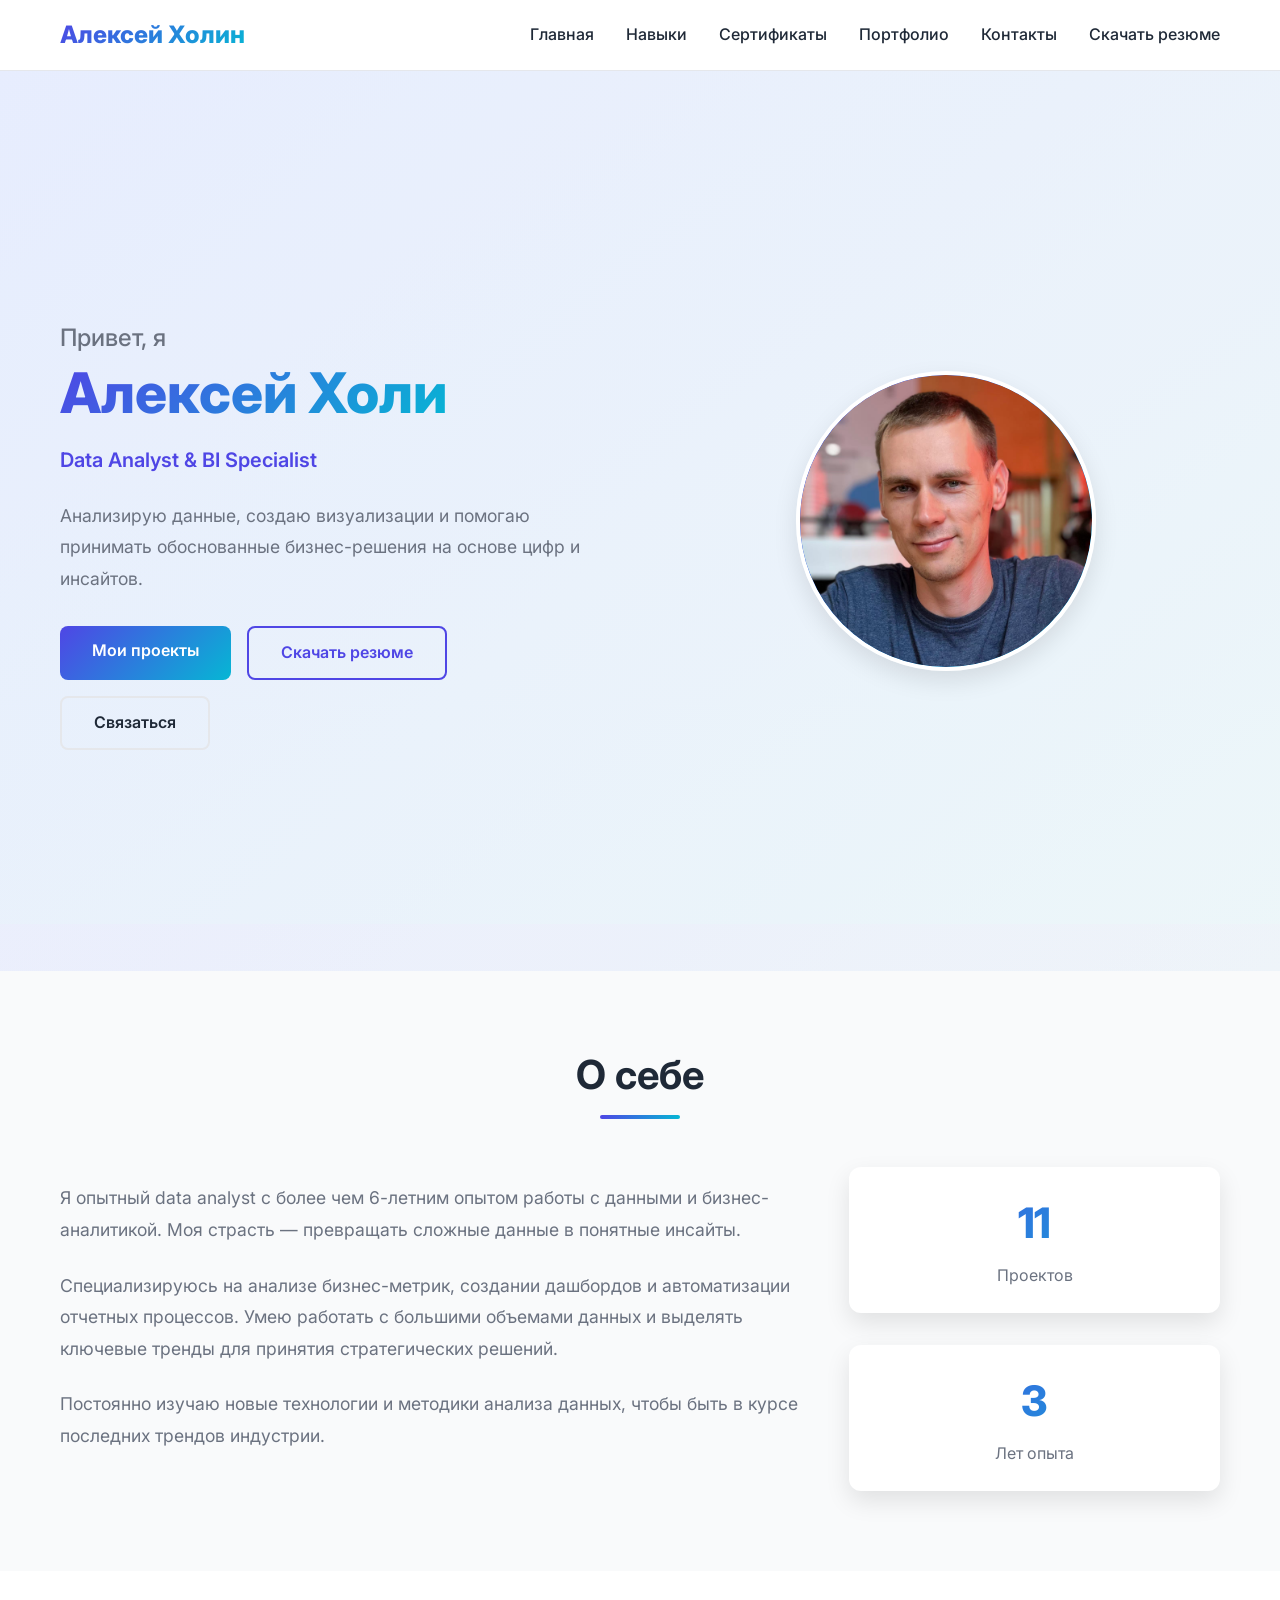
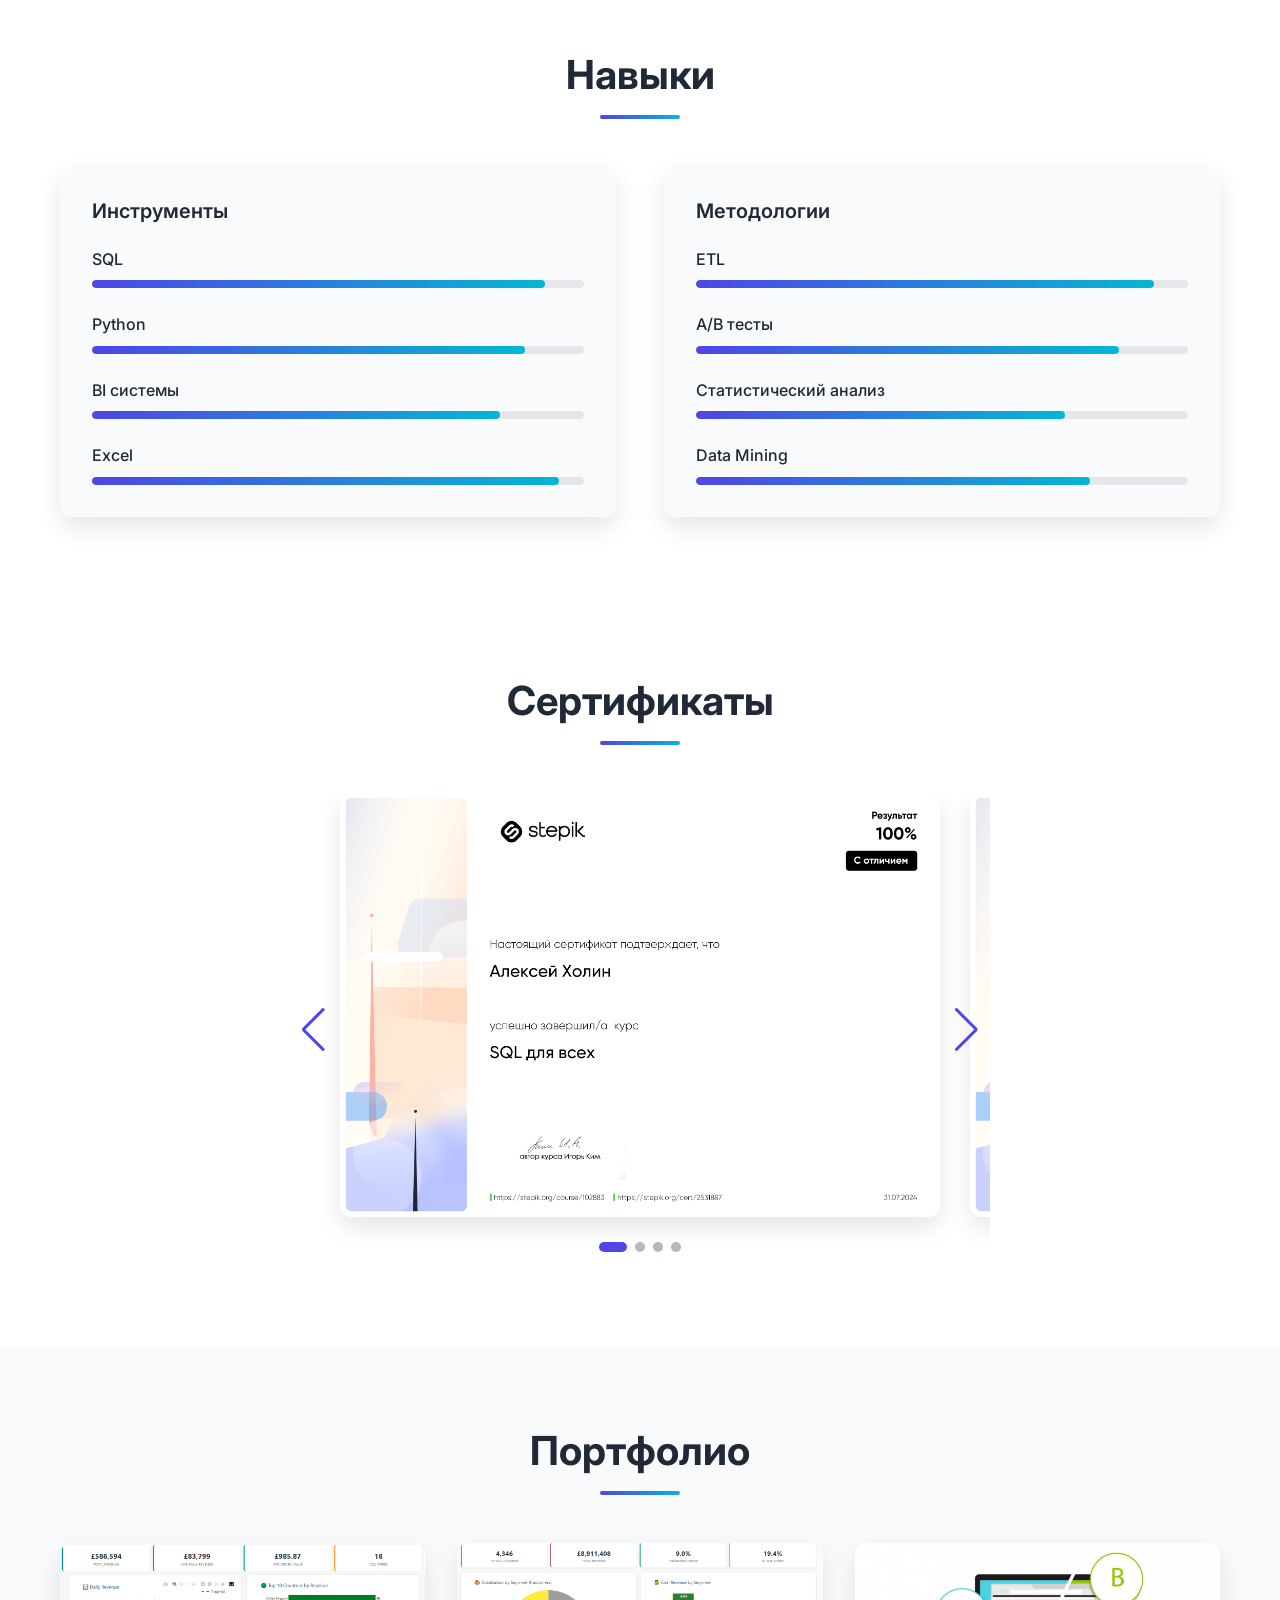
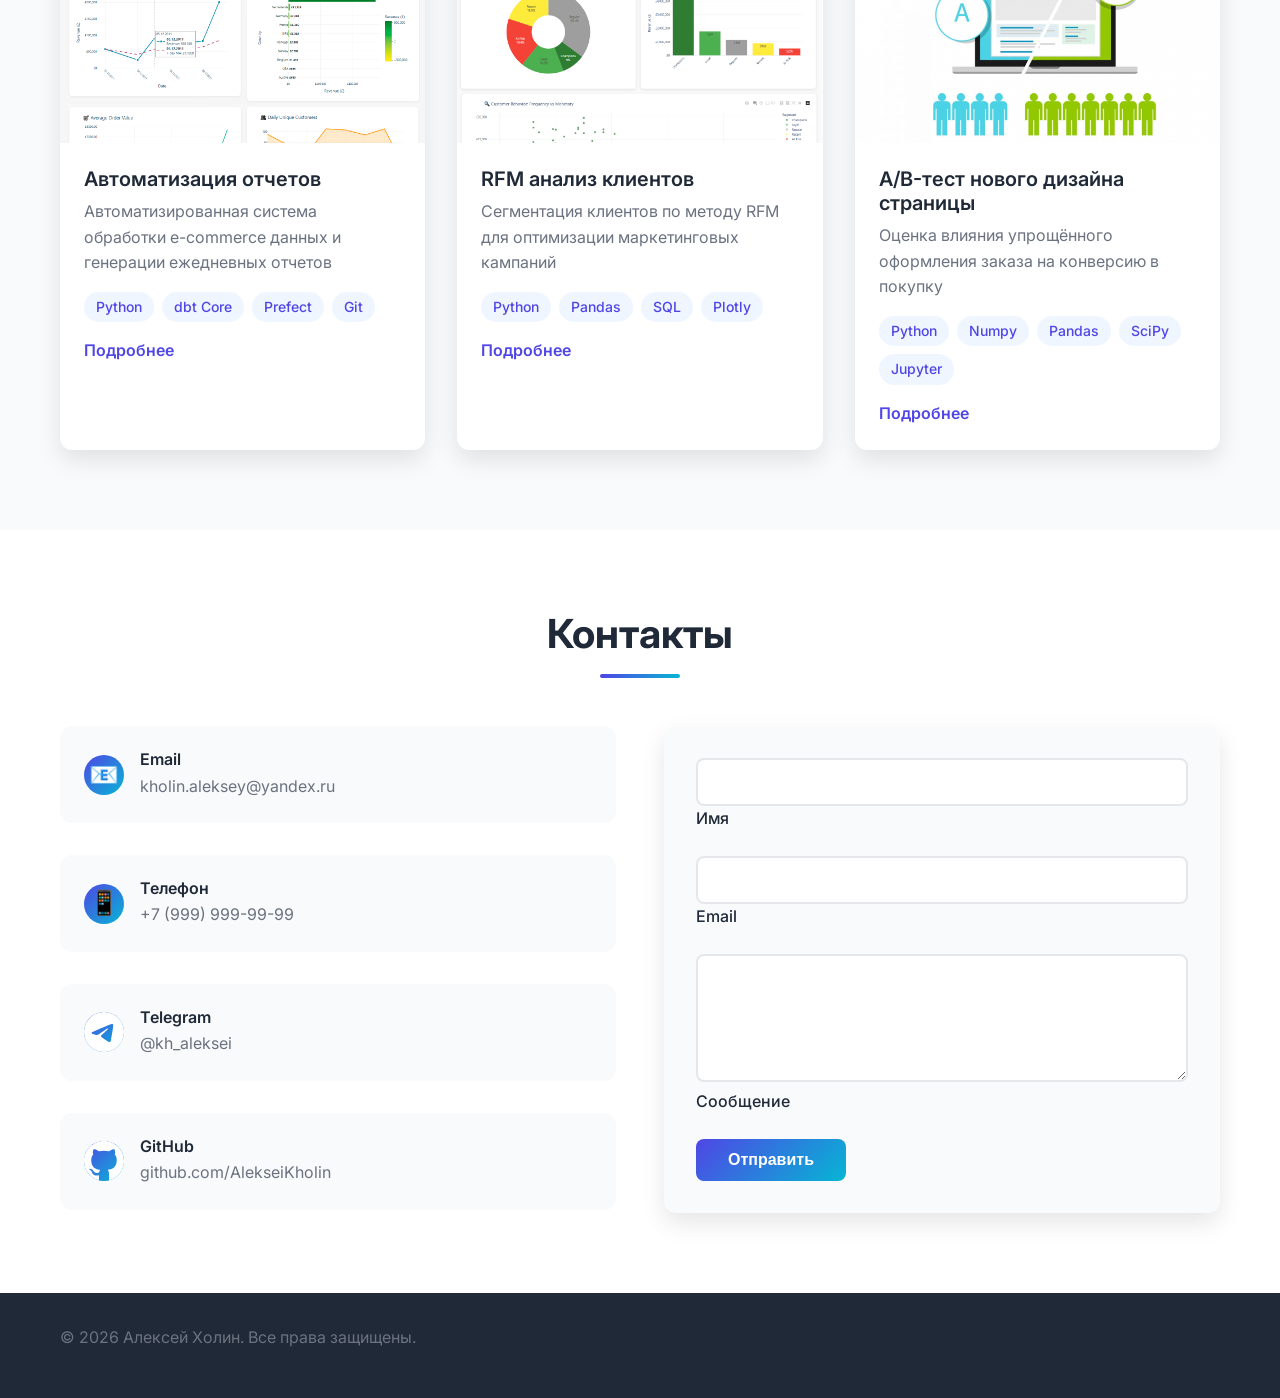
<file: index.html>
<!DOCTYPE html>
<html lang="ru">
<head>
    <meta charset="UTF-8">
    <meta name="viewport" content="width=device-width, initial-scale=1.0">
    <title>Алексей - Data Analyst</title>
    <link rel="stylesheet" href="css/swiper-bundle.min.css">
    <link rel="stylesheet" href="css/style.css">
    <link rel="preconnect" href="https://fonts.googleapis.com">
    <link rel="preconnect" href="https://fonts.gstatic.com" crossorigin>
    <link href="https://fonts.googleapis.com/css2?family=Inter:wght@300;400;500;600;700&display=swap" rel="stylesheet">
</head>
<body>
    <!-- Навигация -->
    <nav class="navbar" id="navbar">
        <div class="container">
            <div class="logo">Алексей Холин</div>
            <ul class="nav-menu">
                <li><a href="#home" class="nav-link">Главная</a></li>
                <li><a href="#skills" class="nav-link">Навыки</a></li>
                <li><a href="#certificates" class="nav-link">Сертификаты</a></li>
                <li><a href="#portfolio" class="nav-link">Портфолио</a></li>
                <li><a href="#contact" class="nav-link">Контакты</a></li>
                <li><a href="#" class="nav-link" id="navDownloadResume">Скачать резюме</a></li>
            </ul>
            <div class="hamburger" id="hamburger">
                <span></span>
                <span></span>
                <span></span>
            </div>
        </div>
    </nav>

    <!-- Hero секция -->
    <section id="home" class="hero">
        <div class="container">
            <div class="hero-content">
                <h1 class="hero-title">
                    <span class="hero-greeting">Привет, я</span>
                    <br>
                    <span class="hero-name">Алексей Холин</span>
                </h1>
                <p class="hero-subtitle">Data Analyst & BI Specialist</p>
                <p class="hero-description">
                    Анализирую данные, создаю визуализации и помогаю принимать 
                    обоснованные бизнес-решения на основе цифр и инсайтов.
                </p>
                <div class="hero-buttons">
                    <a href="#portfolio" class="btn btn-primary">Мои проекты</a>
                    <a href="#" class="btn btn-secondary" id="downloadResume">Скачать резюме</a>
                    <a href="#contact" class="btn btn-outline">Связаться</a>
                </div>
            </div>
            <div class="hero-image">
                <div class="hero-avatar">
                        <img src="assets/images/logo.jpg" alt="Фото профиля" class="profile-image">
                    </div>
            </div>
        </div>
    </section>

    <!-- О себе -->
    <section id="about" class="about">
        <div class="container">
            <div class="section-header">
                <h2 class="section-title">О себе</h2>
                <div class="section-line"></div>
            </div>
            <div class="about-content">
                <div class="about-text">
                    <p>
                        Я опытный data analyst с более чем 6-летним опытом работы 
                        с данными и бизнес-аналитикой. Моя страсть — превращать 
                        сложные данные в понятные инсайты.
                    </p>
                    <p>
                        Специализируюсь на анализе бизнес-метрик, создании 
                        дашбордов и автоматизации отчетных процессов. Умею 
                        работать с большими объемами данных и выделять ключевые 
                        тренды для принятия стратегических решений.
                    </p>
                    <p>
                        Постоянно изучаю новые технологии и методики анализа 
                        данных, чтобы быть в курсе последних трендов индустрии.
                    </p>
                </div>
                <div class="about-stats">
                    <div class="stat-item">
                        <div class="stat-number">23+</div>
                        <div class="stat-label">Проектов</div>
                    </div>
                    <div class="stat-item">
                        <div class="stat-number">6</div>
                        <div class="stat-label">Лет опыта</div>
                    </div>
                </div>
            </div>
        </div>
    </section>

    <!-- Навыки -->
    <section id="skills" class="skills">
        <div class="container">
            <div class="section-header">
                <h2 class="section-title">Навыки</h2>
                <div class="section-line"></div>
            </div>
            <div class="skills-grid">
                <div class="skill-category">
                    <h3 class="skill-category-title">Инструменты</h3>
                    <div class="skill-list">
                        <div class="skill-item">
                            <span class="skill-name">SQL</span>
                            <div class="skill-bar">
                                <div class="skill-progress" data-skill="92"></div>
                            </div>
                        </div>
                        <div class="skill-item">
                            <span class="skill-name">Python</span>
                            <div class="skill-bar">
                                <div class="skill-progress" data-skill="88"></div>
                            </div>
                        </div>
                        <div class="skill-item">
                            <span class="skill-name">BI системы</span>
                            <div class="skill-bar">
                                <div class="skill-progress" data-skill="83"></div>
                            </div>
                        </div>
                        <div class="skill-item">
                            <span class="skill-name">Excel</span>
                            <div class="skill-bar">
                                <div class="skill-progress" data-skill="95"></div>
                            </div>
                        </div>
                    </div>
                </div>
                <div class="skill-category">
                    <h3 class="skill-category-title">Методологии</h3>
                    <div class="skill-list">
                        <div class="skill-item">
                            <span class="skill-name">ETL</span>
                            <div class="skill-bar">
                                <div class="skill-progress" data-skill="93"></div>
                            </div>
                        </div>
                        <div class="skill-item">
                            <span class="skill-name">A/B тесты</span>
                            <div class="skill-bar">
                                <div class="skill-progress" data-skill="86"></div>
                            </div>
                        </div>
                        <div class="skill-item">
                            <span class="skill-name">Статистический анализ</span>
                            <div class="skill-bar">
                                <div class="skill-progress" data-skill="75"></div>
                            </div>
                        </div>
                        <div class="skill-item">
                            <span class="skill-name">Data Mining</span>
                            <div class="skill-bar">
                                <div class="skill-progress" data-skill="80"></div>
                            </div>
                        </div>
                    </div>
                </div>
            </div>
        </div>
    </section>

    <!-- Сертификаты -->
    <section id="certificates" class="certificates">
        <div class="container">
            <div class="section-header">
                <h2 class="section-title">Сертификаты</h2>
                <div class="section-line"></div>
            </div>
            <div class="swiper certificates-swiper">
                <div class="swiper-wrapper">
                    <div class="swiper-slide">
                        <div class="certificate-card">
                            <img src="assets/images/certificate 1.jpg" alt="Сертификат 1">
                        </div>
                    </div>
                    <div class="swiper-slide">
                        <div class="certificate-card">
                            <img src="assets/images/certificate 2.jpg" alt="Сертификат 2">
                        </div>
                    </div>
                    <div class="swiper-slide">
                        <div class="certificate-card">
                            <img src="assets/images/certificate 3.jpg" alt="Сертификат 3">
                        </div>
                    </div>
                    <div class="swiper-slide">
                        <div class="certificate-card">
                            <img src="assets/images/certificate 4.jpg" alt="Сертификат 4">
                        </div>
                    </div>
                </div>
                <div class="swiper-pagination"></div>
                <div class="swiper-button-prev"></div>
                <div class="swiper-button-next"></div>
            </div>
        </div>
    </section>

    <!-- Портфолио -->
    <section id="portfolio" class="portfolio">
        <div class="container">
            <div class="section-header">
                <h2 class="section-title">Портфолио</h2>
                <div class="section-line"></div>
            </div>
            <div class="portfolio-grid">
                <div class="portfolio-item" data-category="dashboard">
                    <div class="portfolio-image">
                        <img src="assets/images/retail_dashboard.PNG" alt="Автоматизация отчетов" class="portfolio-image-src">
                    </div>
                    <div class="portfolio-content">
                        <h3 class="portfolio-title">Автоматизация отчетов</h3>
                        <p class="portfolio-description">
                            Автоматизированная система обработки e-commerce данных и
                            генерации ежедневных отчетов
                        </p>
                        <div class="portfolio-tags">
                            <span class="tag">Python</span>
                            <span class="tag">dbt Core</span>
                            <span class="tag">Prefect</span>
                            <span class="tag">Git</span>
                        </div>
                        <a href="https://github.com/AlekseiKholin/Data-analytics" class="portfolio-link" onclick="showPortfolioDetails('dashboard'); return false;">Подробнее</a>
                    </div>
                </div>
                <div class="portfolio-item" data-category="analysis">
                    <div class="portfolio-image">
                        <img src="assets/images/rfm_dashboard.PNG" alt="RFM анализ клиентов" class="portfolio-image-src">
                    </div>
                    <div class="portfolio-content">
                        <h3 class="portfolio-title">RFM анализ клиентов</h3>
                        <p class="portfolio-description">
                            Сегментация клиентов по методу RFM для оптимизации 
                            маркетинговых кампаний
                        </p>
                        <div class="portfolio-tags">
                            <span class="tag">Python</span>
                            <span class="tag">Pandas</span>
                            <span class="tag">SQL</span>
                            <span class="tag">Plotly</span>
                        </div>
                        <a href="https://github.com/AlekseiKholin/RFM-metrics" class="portfolio-link" onclick="showPortfolioDetails('rfm'); return false;">Подробнее</a>
                    </div>
                </div>
                <div class="portfolio-item" data-category="automation">
                    <div class="portfolio-image">
                        <img src="assets/images/ab_test.png" alt="A/B тесты" class="portfolio-image-src">
                    </div>
                    <div class="portfolio-content">
                        <h3 class="portfolio-title">A/B-тест нового дизайна страницы</h3>
                        <p class="portfolio-description">
                            Оценка влияния упрощённого оформления 
                            заказа на конверсию в покупку
                        </p>
                        <div class="portfolio-tags">
                            <span class="tag">Python</span>
                            <span class="tag">Numpy</span>
                            <span class="tag">Pandas</span>
                            <span class="tag">SciPy</span>
                            <span class="tag">Jupyter</span>
                        </div>
                        <a href="./ab_test/index.html" class="portfolio-link">Подробнее</a>
                    </div>
                </div>
            </div>
        </div>
    </section>

    <!-- Контакты -->
    <section id="contact" class="contact">
        <div class="container">
            <div class="section-header">
                <h2 class="section-title">Контакты</h2>
                <div class="section-line"></div>
            </div>
            <div class="contact-content">
                <div class="contact-info">
                    <div class="contact-item">
                        <div class="contact-icon">📧</div>
                        <div class="contact-details">
                            <h4>Email</h4>
                            <p>kholin.aleksey@yandex.ru</p>
                        </div>
                    </div>
                    <div class="contact-item">
                        <div class="contact-icon">📱</div>
                        <div class="contact-details">
                            <h4>Телефон</h4>
                            <p>+7 (999) 999-99-99</p>
                        </div>
                    </div>    
                    
                    <a href="https://t.me/kh_aleksei" 
                        class="contact-item" 
                        target="_blank" 
                        rel="noopener noreferrer"
                        aria-label="Написать в Telegram: AlekseiKholin">
                        
                        <div class="contact-icon">
                            <svg viewBox="0 0 24 24" fill="currentColor" aria-hidden="true">
                                <path d="M11.944 0A12 12 0 0 0 0 12a12 12 0 0 0 12 12 12 12 0 0 0 12-12A12 12 0 0 0 12 0a12 12 0 0 0-.056 0zm4.962 7.224c.1-.002.321.023.465.14a.506.506 0 0 1 .171.325c.016.093.036.306.02.472-.18 1.898-.962 6.502-1.36 8.627-.168.9-.499 1.201-.82 1.23-.696.065-1.225-.46-1.9-.902-1.056-.693-1.653-1.124-2.678-1.8-1.185-.78-.417-1.21.258-1.91.177-.184 3.247-2.977 3.307-3.23.007-.032.014-.15-.056-.212s-.174-.041-.249-.024c-.106.024-1.793 1.14-5.061 3.345-.48.33-.913.49-1.302.48-.428-.008-1.252-.241-1.865-.44-.752-.245-1.349-.374-1.297-.789.027-.216.325-.437.893-.663 3.498-1.524 5.83-2.529 6.998-3.014 3.332-1.386 4.025-1.627 4.476-1.635z"/>
                            </svg>
                        </div> 
                        
                        <div class="contact-details">
                            <h4>Telegram</h4>
                            <p>@kh_aleksei</p>
                        </div>
                    </a>

                    <a href="https://github.com/AlekseiKholin" 
                        class="contact-item" 
                        target="_blank" 
                        rel="noopener noreferrer"
                        aria-label="Профиль на GitHub: AlekseiKholin">
                        
                        <div class="contact-icon">
                            <svg viewBox="0 0 24 24" fill="currentColor" aria-hidden="true">
                                <path d="M12 0c-6.626 0-12 5.373-12 12 0 5.302 3.438 9.8 8.207 11.387.599.111.793-.261.793-.577v-2.234c-3.338.726-4.033-1.416-4.033-1.416-.546-1.387-1.333-1.756-1.333-1.756-1.089-.745.083-.729.083-.729 1.205.084 1.839 1.237 1.839 1.237 1.07 1.834 2.807 1.304 3.492.997.107-.775.418-1.305.762-1.604-2.665-.305-5.467-1.334-5.467-5.931 0-1.311.469-2.381 1.236-3.221-.124-.303-.535-1.524.117-3.176 0 0 1.008-.322 3.301 1.23.957-.266 1.983-.399 3.003-.404 1.02.005 2.047.138 3.006.404 2.291-1.552 3.297-1.23 3.297-1.23.653 1.653.242 2.874.118 3.176.77.84 1.235 1.911 1.235 3.221 0 4.609-2.807 5.624-5.479 5.921.43.372.823 1.102.823 2.222v3.293c0 .319.192.694.801.576 4.765-1.589 8.199-6.086 8.199-11.386 0-6.627-5.373-12-12-12z"/>
                            </svg>
                        </div> 
                        
                        <div class="contact-details">
                            <h4>GitHub</h4>
                            <p>github.com/AlekseiKholin</p>
                        </div>
                    </a>

                </div>
                    <div class="contact-form">
                    <!-- Добавлены action и method -->
                        <form id="contactForm" action="https://formspree.io/f/mqeowqzb" method="POST">
                            
                            <div class="form-group">
                                <input type="text" id="name" name="name" required>
                                <label for="name">Имя</label>
                            </div>
                            
                            <div class="form-group">
                                <input type="email" id="email" name="email" required>
                                <label for="email">Email</label>
                            </div>
                            
                            <div class="form-group">
                                <textarea id="message" name="message" rows="5" required></textarea>
                                <label for="message">Сообщение</label>
                            </div>

                            <!--  скрытое поле для защиты от спам-ботов -->
                            <input type="text" name="_gotcha" style="display:none !important">

                            <!-- Добавим id кнопке, чтобы блокировать ее во время отправки -->
                            <button type="submit" id="submitBtn" class="btn btn-primary">Отправить</button>
                        </form>
                    </div>
            </div>
        </div>
    </section>

    <!-- Footer -->
    <footer class="footer">
        <div class="container">
            <div class="footer-content">
                <p>&copy; 2026 Алексей Холин. Все права защищены.</p>
                <!--<div class="social-links">
                    <a href="#" class="social-link">📧</a>
                    <a href="#" class="social-link">💼</a>
                    <a href="#" class="social-link">🐙</a>
                </div>-->
            </div>
        </div>
    </footer>

    <!-- Модальное окно для резюме -->
    <div id="resumeModal" class="modal">
        <div class="modal-content">
            <span class="close">&times;</span>
            <h3>Скачать резюме</h3>
            <p>Выберите формат резюме для скачивания:</p>
            <div class="resume-buttons">
                <a href="assets/documents/resume.pdf" class="btn btn-primary" download>PDF</a>
                <a href="assets/documents/resume.docx" class="btn btn-secondary" download>DOCX</a>
            </div>
        </div>
    </div>

    <script src="js/swiper-bundle.min.js"></script>
    <script src="js/main.js"></script>
    <script src="js/counter-animation.js"></script>
</body>
</html>
</file>
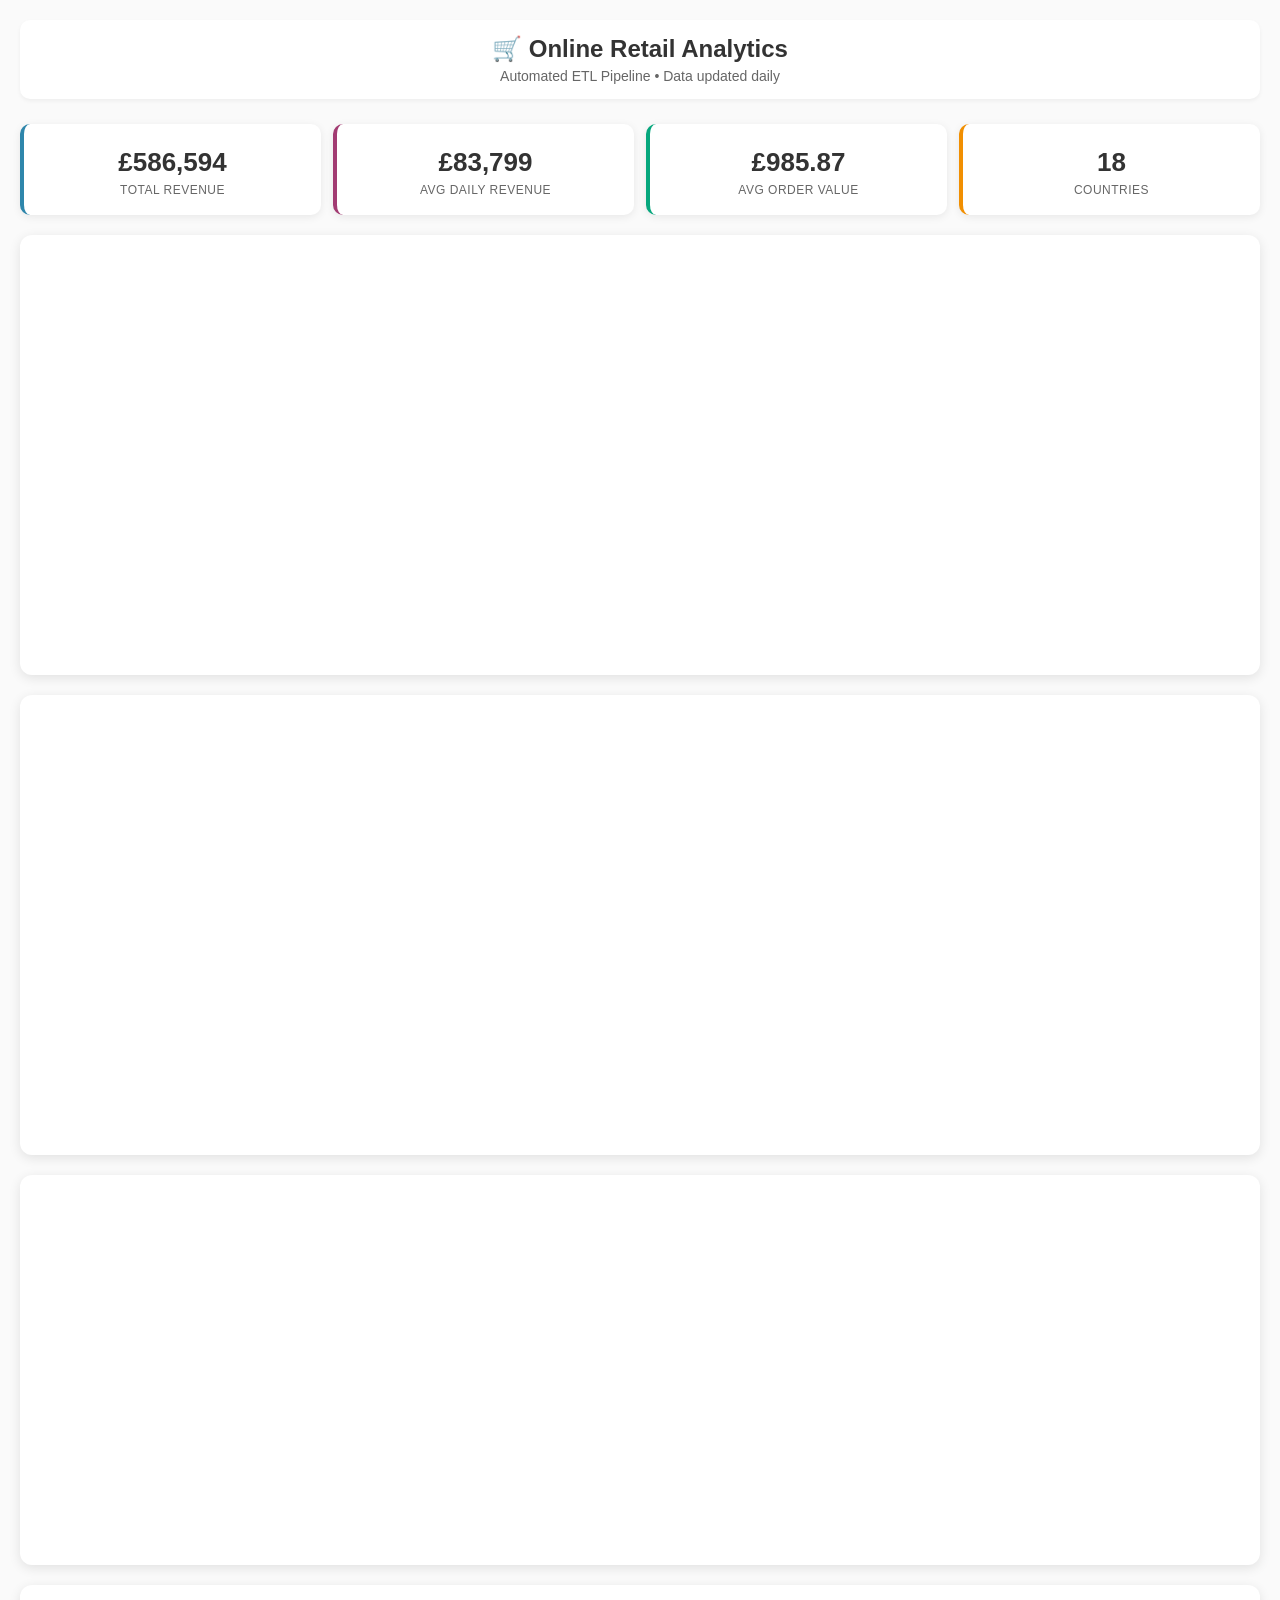
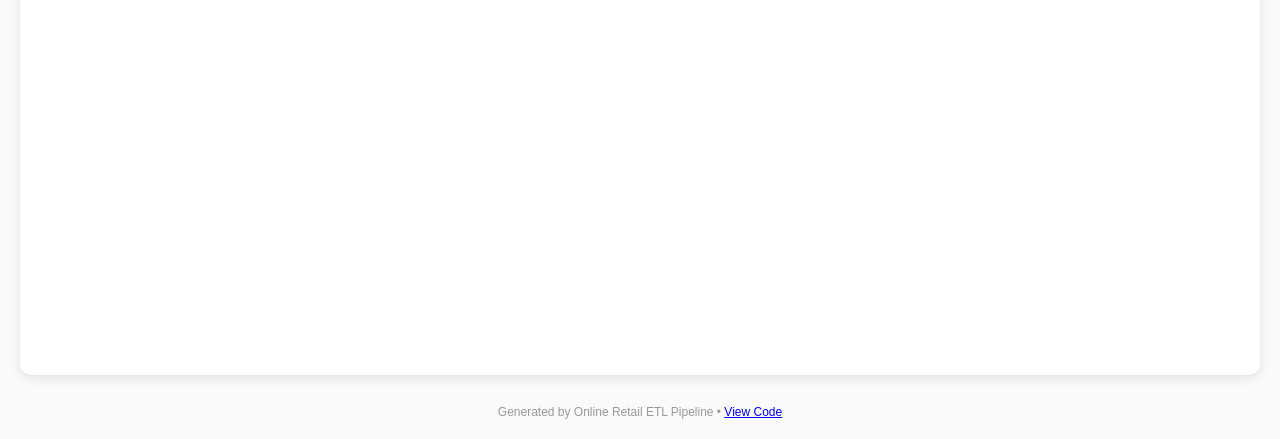
<file: retail_dashboard/index.html>
<!DOCTYPE html>
<html lang="en">
<head>
    <meta charset="UTF-8">
    <meta name="viewport" content="width=device-width, initial-scale=1.0">
    <title>Online Retail Dashboard</title>
    <!-- Plotly JS загружается один раз через первый график -->
    
    <base href="/">

    <style>
        body { font-family: -apple-system, BlinkMacSystemFont, 'Segoe UI', Roboto, sans-serif; margin: 0; padding: 20px; background: #fafafa; color: #333; }
        .container { max-width: 1400px; margin: 0 auto; }
        .header { text-align: center; margin-bottom: 25px; padding: 15px; background: white; border-radius: 10px; box-shadow: 0 2px 4px rgba(0,0,0,0.05); }
        .header h1 { margin: 0 0 5px 0; font-size: 24px; }
        .header p { margin: 0; color: #666; font-size: 14px; }
        .metrics-grid { display: grid; grid-template-columns: repeat(auto-fit, minmax(180px, 1fr)); gap: 12px; margin: 20px 0; }
        .metric-card { background: white; padding: 18px; border-radius: 10px; text-align: center; box-shadow: 0 2px 8px rgba(0,0,0,0.08); border-left: 4px solid; }
        .metric-card.blue { border-left-color: #2E86AB; } .metric-card.purple { border-left-color: #A23B72; }
        .metric-card.green { border-left-color: #06A77D; } .metric-card.orange { border-left-color: #F18F01; }
        .metric-value { font-size: 26px; font-weight: 700; margin: 5px 0; }
        .metric-label { font-size: 12px; color: #666; text-transform: uppercase; letter-spacing: 0.5px; }
        .charts-grid { display: grid; grid-template-columns: repeat(auto-fit, minmax(650px, 1fr)); gap: 20px; margin-top: 20px; }
        .chart-card { background: white; border-radius: 12px; padding: 20px; box-shadow: 0 3px 12px rgba(0,0,0,0.1); }
        @media (max-width: 768px) { .charts-grid { grid-template-columns: 1fr; } .metric-card { padding: 14px; } .metric-value { font-size: 22px; } }
    </style>
</head>
<body>
    <div class="container">
        <div class="header">
            <h1>🛒 Online Retail Analytics</h1>
            <p style="color: #666;">Automated ETL Pipeline • Data updated daily</p>
        </div>
        
    <div class="metrics-grid">
        <div class="metric-card blue">
            <div class="metric-value">£586,594</div>
            <div class="metric-label">Total Revenue</div>
        </div>
        <div class="metric-card purple">
            <div class="metric-value">£83,799</div>
            <div class="metric-label">Avg Daily Revenue</div>
        </div>
        <div class="metric-card green">
            <div class="metric-value">£985.87</div>
            <div class="metric-label">Avg Order Value</div>
        </div>
        <div class="metric-card orange">
            <div class="metric-value">18</div>
            <div class="metric-label">Countries</div>
        </div>
    </div>
    
        <div class="charts-grid">
            <div class="chart-card"><div style="height:400px; width:100%;">                        <script>window.PlotlyConfig = {MathJaxConfig: 'local'};</script>
        <script charset="utf-8" src="https://cdn.plot.ly/plotly-3.6.0.min.js" integrity="sha256-QaOVwtVY0T02VaHrr6pnoHLCwayMJp4O5n4YyaE3rJk=" crossorigin="anonymous"></script>                <div id="38daaafc-8750-4c15-9138-295a387ce72f" class="plotly-graph-div" style="height:100%; width:100%;"></div>            <script>                window.PLOTLYENV=window.PLOTLYENV || {};                                if (document.getElementById("38daaafc-8750-4c15-9138-295a387ce72f")) {                    Plotly.newPlot(                        "38daaafc-8750-4c15-9138-295a387ce72f",                        [{"hovertemplate":"\u003cb\u003e%{x|%d.%m.%Y}\u003c\u002fb\u003e\u003cbr\u003eRevenue: £%{y:,.0f}\u003cextra\u003e\u003c\u002fextra\u003e","legendgroup":"","line":{"color":"#2E86AB","dash":"solid","shape":"linear","width":2.5},"marker":{"symbol":"circle","line":{"color":"white","width":2},"size":9},"mode":"lines+markers","name":"","orientation":"v","showlegend":false,"x":["2011-12-02T00:00:00","2011-12-04T00:00:00","2011-12-05T00:00:00","2011-12-06T00:00:00","2011-12-07T00:00:00","2011-12-08T00:00:00","2011-12-09T00:00:00"],"xaxis":"x","y":{"dtype":"f8","bdata":"AAAAAAAo7EAAAAAAgAvYQAAAAABAqvVAAAAAACCx60AAAAAA8GryQAAAAADwI\u002fRAAAAAAMiGCEE="},"yaxis":"y","type":"scatter"},{"hovertemplate":"\u003cb\u003e%{x|%d.%m.%Y}\u003c\u002fb\u003e\u003cbr\u003e7-day MA: £%{y:,.0f}\u003cextra\u003e\u003c\u002fextra\u003e","line":{"color":"#A23B72","dash":"dash","width":2.5},"mode":"lines","name":"7-day MA","showlegend":true,"x":["2011-12-02T00:00:00","2011-12-04T00:00:00","2011-12-05T00:00:00","2011-12-06T00:00:00","2011-12-07T00:00:00","2011-12-08T00:00:00","2011-12-09T00:00:00"],"y":{"dtype":"f8","bdata":"AAAAAAAo7EAAAAAA4BbkQFVVVVUV1utAAAAAANjM60AzMzMzc5vtQKuqqqraYu9ASZIkSXJ19EA="},"type":"scatter"}],                        {"template":{"data":{"barpolar":[{"marker":{"line":{"color":"white","width":0.5},"pattern":{"fillmode":"overlay","size":10,"solidity":0.2}},"type":"barpolar"}],"bar":[{"error_x":{"color":"#2a3f5f"},"error_y":{"color":"#2a3f5f"},"marker":{"line":{"color":"white","width":0.5},"pattern":{"fillmode":"overlay","size":10,"solidity":0.2}},"type":"bar"}],"carpet":[{"aaxis":{"endlinecolor":"#2a3f5f","gridcolor":"#C8D4E3","linecolor":"#C8D4E3","minorgridcolor":"#C8D4E3","startlinecolor":"#2a3f5f"},"baxis":{"endlinecolor":"#2a3f5f","gridcolor":"#C8D4E3","linecolor":"#C8D4E3","minorgridcolor":"#C8D4E3","startlinecolor":"#2a3f5f"},"type":"carpet"}],"choropleth":[{"colorbar":{"outlinewidth":0,"ticks":""},"type":"choropleth"}],"contourcarpet":[{"colorbar":{"outlinewidth":0,"ticks":""},"type":"contourcarpet"}],"contour":[{"colorbar":{"outlinewidth":0,"ticks":""},"colorscale":[[0.0,"#0d0887"],[0.1111111111111111,"#46039f"],[0.2222222222222222,"#7201a8"],[0.3333333333333333,"#9c179e"],[0.4444444444444444,"#bd3786"],[0.5555555555555556,"#d8576b"],[0.6666666666666666,"#ed7953"],[0.7777777777777778,"#fb9f3a"],[0.8888888888888888,"#fdca26"],[1.0,"#f0f921"]],"type":"contour"}],"heatmap":[{"colorbar":{"outlinewidth":0,"ticks":""},"colorscale":[[0.0,"#0d0887"],[0.1111111111111111,"#46039f"],[0.2222222222222222,"#7201a8"],[0.3333333333333333,"#9c179e"],[0.4444444444444444,"#bd3786"],[0.5555555555555556,"#d8576b"],[0.6666666666666666,"#ed7953"],[0.7777777777777778,"#fb9f3a"],[0.8888888888888888,"#fdca26"],[1.0,"#f0f921"]],"type":"heatmap"}],"histogram2dcontour":[{"colorbar":{"outlinewidth":0,"ticks":""},"colorscale":[[0.0,"#0d0887"],[0.1111111111111111,"#46039f"],[0.2222222222222222,"#7201a8"],[0.3333333333333333,"#9c179e"],[0.4444444444444444,"#bd3786"],[0.5555555555555556,"#d8576b"],[0.6666666666666666,"#ed7953"],[0.7777777777777778,"#fb9f3a"],[0.8888888888888888,"#fdca26"],[1.0,"#f0f921"]],"type":"histogram2dcontour"}],"histogram2d":[{"colorbar":{"outlinewidth":0,"ticks":""},"colorscale":[[0.0,"#0d0887"],[0.1111111111111111,"#46039f"],[0.2222222222222222,"#7201a8"],[0.3333333333333333,"#9c179e"],[0.4444444444444444,"#bd3786"],[0.5555555555555556,"#d8576b"],[0.6666666666666666,"#ed7953"],[0.7777777777777778,"#fb9f3a"],[0.8888888888888888,"#fdca26"],[1.0,"#f0f921"]],"type":"histogram2d"}],"histogram":[{"marker":{"pattern":{"fillmode":"overlay","size":10,"solidity":0.2}},"type":"histogram"}],"mesh3d":[{"colorbar":{"outlinewidth":0,"ticks":""},"type":"mesh3d"}],"parcoords":[{"line":{"colorbar":{"outlinewidth":0,"ticks":""}},"type":"parcoords"}],"pie":[{"automargin":true,"type":"pie"}],"scatter3d":[{"line":{"colorbar":{"outlinewidth":0,"ticks":""}},"marker":{"colorbar":{"outlinewidth":0,"ticks":""}},"type":"scatter3d"}],"scattercarpet":[{"marker":{"colorbar":{"outlinewidth":0,"ticks":""}},"type":"scattercarpet"}],"scattergeo":[{"marker":{"colorbar":{"outlinewidth":0,"ticks":""}},"type":"scattergeo"}],"scattergl":[{"marker":{"colorbar":{"outlinewidth":0,"ticks":""}},"type":"scattergl"}],"scattermapbox":[{"marker":{"colorbar":{"outlinewidth":0,"ticks":""}},"type":"scattermapbox"}],"scattermap":[{"marker":{"colorbar":{"outlinewidth":0,"ticks":""}},"type":"scattermap"}],"scatterpolargl":[{"marker":{"colorbar":{"outlinewidth":0,"ticks":""}},"type":"scatterpolargl"}],"scatterpolar":[{"marker":{"colorbar":{"outlinewidth":0,"ticks":""}},"type":"scatterpolar"}],"scatter":[{"fillpattern":{"fillmode":"overlay","size":10,"solidity":0.2},"type":"scatter"}],"scatterternary":[{"marker":{"colorbar":{"outlinewidth":0,"ticks":""}},"type":"scatterternary"}],"surface":[{"colorbar":{"outlinewidth":0,"ticks":""},"colorscale":[[0.0,"#0d0887"],[0.1111111111111111,"#46039f"],[0.2222222222222222,"#7201a8"],[0.3333333333333333,"#9c179e"],[0.4444444444444444,"#bd3786"],[0.5555555555555556,"#d8576b"],[0.6666666666666666,"#ed7953"],[0.7777777777777778,"#fb9f3a"],[0.8888888888888888,"#fdca26"],[1.0,"#f0f921"]],"type":"surface"}],"table":[{"cells":{"fill":{"color":"#EBF0F8"},"line":{"color":"white"}},"header":{"fill":{"color":"#C8D4E3"},"line":{"color":"white"}},"type":"table"}]},"layout":{"annotationdefaults":{"arrowcolor":"#2a3f5f","arrowhead":0,"arrowwidth":1},"autotypenumbers":"strict","coloraxis":{"colorbar":{"outlinewidth":0,"ticks":""}},"colorscale":{"diverging":[[0,"#8e0152"],[0.1,"#c51b7d"],[0.2,"#de77ae"],[0.3,"#f1b6da"],[0.4,"#fde0ef"],[0.5,"#f7f7f7"],[0.6,"#e6f5d0"],[0.7,"#b8e186"],[0.8,"#7fbc41"],[0.9,"#4d9221"],[1,"#276419"]],"sequential":[[0.0,"#0d0887"],[0.1111111111111111,"#46039f"],[0.2222222222222222,"#7201a8"],[0.3333333333333333,"#9c179e"],[0.4444444444444444,"#bd3786"],[0.5555555555555556,"#d8576b"],[0.6666666666666666,"#ed7953"],[0.7777777777777778,"#fb9f3a"],[0.8888888888888888,"#fdca26"],[1.0,"#f0f921"]],"sequentialminus":[[0.0,"#0d0887"],[0.1111111111111111,"#46039f"],[0.2222222222222222,"#7201a8"],[0.3333333333333333,"#9c179e"],[0.4444444444444444,"#bd3786"],[0.5555555555555556,"#d8576b"],[0.6666666666666666,"#ed7953"],[0.7777777777777778,"#fb9f3a"],[0.8888888888888888,"#fdca26"],[1.0,"#f0f921"]]},"colorway":["#636efa","#EF553B","#00cc96","#ab63fa","#FFA15A","#19d3f3","#FF6692","#B6E880","#FF97FF","#FECB52"],"font":{"color":"#2a3f5f"},"geo":{"bgcolor":"white","lakecolor":"white","landcolor":"white","showlakes":true,"showland":true,"subunitcolor":"#C8D4E3"},"hoverlabel":{"align":"left"},"hovermode":"closest","mapbox":{"style":"light"},"paper_bgcolor":"white","plot_bgcolor":"white","polar":{"angularaxis":{"gridcolor":"#EBF0F8","linecolor":"#EBF0F8","ticks":""},"bgcolor":"white","radialaxis":{"gridcolor":"#EBF0F8","linecolor":"#EBF0F8","ticks":""}},"scene":{"xaxis":{"backgroundcolor":"white","gridcolor":"#DFE8F3","gridwidth":2,"linecolor":"#EBF0F8","showbackground":true,"ticks":"","zerolinecolor":"#EBF0F8"},"yaxis":{"backgroundcolor":"white","gridcolor":"#DFE8F3","gridwidth":2,"linecolor":"#EBF0F8","showbackground":true,"ticks":"","zerolinecolor":"#EBF0F8"},"zaxis":{"backgroundcolor":"white","gridcolor":"#DFE8F3","gridwidth":2,"linecolor":"#EBF0F8","showbackground":true,"ticks":"","zerolinecolor":"#EBF0F8"}},"shapedefaults":{"line":{"color":"#2a3f5f"}},"ternary":{"aaxis":{"gridcolor":"#DFE8F3","linecolor":"#A2B1C6","ticks":""},"baxis":{"gridcolor":"#DFE8F3","linecolor":"#A2B1C6","ticks":""},"bgcolor":"white","caxis":{"gridcolor":"#DFE8F3","linecolor":"#A2B1C6","ticks":""}},"title":{"x":0.05},"xaxis":{"automargin":true,"gridcolor":"#EBF0F8","linecolor":"#EBF0F8","ticks":"","title":{"standoff":15},"zerolinecolor":"#EBF0F8","zerolinewidth":2},"yaxis":{"automargin":true,"gridcolor":"#EBF0F8","linecolor":"#EBF0F8","ticks":"","title":{"standoff":15},"zerolinecolor":"#EBF0F8","zerolinewidth":2}}},"xaxis":{"anchor":"y","domain":[0.0,1.0],"title":{"text":"Date"},"tickfont":{"size":10},"showgrid":true,"gridcolor":"#eee","gridwidth":1,"tickformat":"%d.%m.%Y","tickangle":45},"yaxis":{"anchor":"x","domain":[0.0,1.0],"title":{"text":"Revenue (£)"},"tickfont":{"size":11},"showgrid":true,"gridcolor":"#eee","gridwidth":1,"tickprefix":"£","tickformat":",.0f","rangemode":"tozero"},"legend":{"tracegroupgap":0,"orientation":"h","yanchor":"bottom","y":1.02,"xanchor":"right","x":1},"title":{"text":"📈 Daily Revenue"},"margin":{"l":50,"r":30,"t":60,"b":80},"hovermode":"x unified","plot_bgcolor":"white","paper_bgcolor":"white","height":400,"font":{"family":"Segoe UI, Arial, sans-serif","size":12}},                        {"responsive": true}                    )                };            </script>        </div></div>
            <div class="chart-card"><div style="height:420px; width:100%;">                            <div id="68dc85cb-2cc0-435a-8943-0c6d0e216483" class="plotly-graph-div" style="height:100%; width:100%;"></div>            <script>                window.PLOTLYENV=window.PLOTLYENV || {};                                if (document.getElementById("68dc85cb-2cc0-435a-8943-0c6d0e216483")) {                    Plotly.newPlot(                        "68dc85cb-2cc0-435a-8943-0c6d0e216483",                        [{"hovertemplate":"\u003cb\u003e%{y}\u003c\u002fb\u003e\u003cbr\u003eRevenue: £%{x:,.0f}\u003cextra\u003e\u003c\u002fextra\u003e","legendgroup":"","marker":{"color":{"dtype":"f8","bdata":"AAAAANqZIEEAAAAAAOjGQAAAAAAAeLxAAAAAAADJuEAAAAAAAJ64QAAAAAAA8KVAAAAAAADEpUAAAAAAACiWQAAAAAAAqItAAAAAAABYhUA="},"coloraxis":"coloraxis","pattern":{"shape":""},"line":{"color":"white","width":1}},"name":"","orientation":"h","showlegend":false,"textposition":"outside","x":{"dtype":"f8","bdata":"AAAAANqZIEEAAAAAAOjGQAAAAAAAeLxAAAAAAADJuEAAAAAAAJ64QAAAAAAA8KVAAAAAAADEpUAAAAAAACiWQAAAAAAAqItAAAAAAABYhUA="},"xaxis":"x","y":["United Kingdom","Netherlands","Germany","France","EIRE","Portugal","Norway","Belgium","USA","Austria"],"yaxis":"y","type":"bar","textfont":{"color":"#111","family":"Segoe UI","size":10,"weight":"bold"},"texttemplate":"£%{x:,.0f}"}],                        {"template":{"data":{"barpolar":[{"marker":{"line":{"color":"white","width":0.5},"pattern":{"fillmode":"overlay","size":10,"solidity":0.2}},"type":"barpolar"}],"bar":[{"error_x":{"color":"#2a3f5f"},"error_y":{"color":"#2a3f5f"},"marker":{"line":{"color":"white","width":0.5},"pattern":{"fillmode":"overlay","size":10,"solidity":0.2}},"type":"bar"}],"carpet":[{"aaxis":{"endlinecolor":"#2a3f5f","gridcolor":"#C8D4E3","linecolor":"#C8D4E3","minorgridcolor":"#C8D4E3","startlinecolor":"#2a3f5f"},"baxis":{"endlinecolor":"#2a3f5f","gridcolor":"#C8D4E3","linecolor":"#C8D4E3","minorgridcolor":"#C8D4E3","startlinecolor":"#2a3f5f"},"type":"carpet"}],"choropleth":[{"colorbar":{"outlinewidth":0,"ticks":""},"type":"choropleth"}],"contourcarpet":[{"colorbar":{"outlinewidth":0,"ticks":""},"type":"contourcarpet"}],"contour":[{"colorbar":{"outlinewidth":0,"ticks":""},"colorscale":[[0.0,"#0d0887"],[0.1111111111111111,"#46039f"],[0.2222222222222222,"#7201a8"],[0.3333333333333333,"#9c179e"],[0.4444444444444444,"#bd3786"],[0.5555555555555556,"#d8576b"],[0.6666666666666666,"#ed7953"],[0.7777777777777778,"#fb9f3a"],[0.8888888888888888,"#fdca26"],[1.0,"#f0f921"]],"type":"contour"}],"heatmap":[{"colorbar":{"outlinewidth":0,"ticks":""},"colorscale":[[0.0,"#0d0887"],[0.1111111111111111,"#46039f"],[0.2222222222222222,"#7201a8"],[0.3333333333333333,"#9c179e"],[0.4444444444444444,"#bd3786"],[0.5555555555555556,"#d8576b"],[0.6666666666666666,"#ed7953"],[0.7777777777777778,"#fb9f3a"],[0.8888888888888888,"#fdca26"],[1.0,"#f0f921"]],"type":"heatmap"}],"histogram2dcontour":[{"colorbar":{"outlinewidth":0,"ticks":""},"colorscale":[[0.0,"#0d0887"],[0.1111111111111111,"#46039f"],[0.2222222222222222,"#7201a8"],[0.3333333333333333,"#9c179e"],[0.4444444444444444,"#bd3786"],[0.5555555555555556,"#d8576b"],[0.6666666666666666,"#ed7953"],[0.7777777777777778,"#fb9f3a"],[0.8888888888888888,"#fdca26"],[1.0,"#f0f921"]],"type":"histogram2dcontour"}],"histogram2d":[{"colorbar":{"outlinewidth":0,"ticks":""},"colorscale":[[0.0,"#0d0887"],[0.1111111111111111,"#46039f"],[0.2222222222222222,"#7201a8"],[0.3333333333333333,"#9c179e"],[0.4444444444444444,"#bd3786"],[0.5555555555555556,"#d8576b"],[0.6666666666666666,"#ed7953"],[0.7777777777777778,"#fb9f3a"],[0.8888888888888888,"#fdca26"],[1.0,"#f0f921"]],"type":"histogram2d"}],"histogram":[{"marker":{"pattern":{"fillmode":"overlay","size":10,"solidity":0.2}},"type":"histogram"}],"mesh3d":[{"colorbar":{"outlinewidth":0,"ticks":""},"type":"mesh3d"}],"parcoords":[{"line":{"colorbar":{"outlinewidth":0,"ticks":""}},"type":"parcoords"}],"pie":[{"automargin":true,"type":"pie"}],"scatter3d":[{"line":{"colorbar":{"outlinewidth":0,"ticks":""}},"marker":{"colorbar":{"outlinewidth":0,"ticks":""}},"type":"scatter3d"}],"scattercarpet":[{"marker":{"colorbar":{"outlinewidth":0,"ticks":""}},"type":"scattercarpet"}],"scattergeo":[{"marker":{"colorbar":{"outlinewidth":0,"ticks":""}},"type":"scattergeo"}],"scattergl":[{"marker":{"colorbar":{"outlinewidth":0,"ticks":""}},"type":"scattergl"}],"scattermapbox":[{"marker":{"colorbar":{"outlinewidth":0,"ticks":""}},"type":"scattermapbox"}],"scattermap":[{"marker":{"colorbar":{"outlinewidth":0,"ticks":""}},"type":"scattermap"}],"scatterpolargl":[{"marker":{"colorbar":{"outlinewidth":0,"ticks":""}},"type":"scatterpolargl"}],"scatterpolar":[{"marker":{"colorbar":{"outlinewidth":0,"ticks":""}},"type":"scatterpolar"}],"scatter":[{"fillpattern":{"fillmode":"overlay","size":10,"solidity":0.2},"type":"scatter"}],"scatterternary":[{"marker":{"colorbar":{"outlinewidth":0,"ticks":""}},"type":"scatterternary"}],"surface":[{"colorbar":{"outlinewidth":0,"ticks":""},"colorscale":[[0.0,"#0d0887"],[0.1111111111111111,"#46039f"],[0.2222222222222222,"#7201a8"],[0.3333333333333333,"#9c179e"],[0.4444444444444444,"#bd3786"],[0.5555555555555556,"#d8576b"],[0.6666666666666666,"#ed7953"],[0.7777777777777778,"#fb9f3a"],[0.8888888888888888,"#fdca26"],[1.0,"#f0f921"]],"type":"surface"}],"table":[{"cells":{"fill":{"color":"#EBF0F8"},"line":{"color":"white"}},"header":{"fill":{"color":"#C8D4E3"},"line":{"color":"white"}},"type":"table"}]},"layout":{"annotationdefaults":{"arrowcolor":"#2a3f5f","arrowhead":0,"arrowwidth":1},"autotypenumbers":"strict","coloraxis":{"colorbar":{"outlinewidth":0,"ticks":""}},"colorscale":{"diverging":[[0,"#8e0152"],[0.1,"#c51b7d"],[0.2,"#de77ae"],[0.3,"#f1b6da"],[0.4,"#fde0ef"],[0.5,"#f7f7f7"],[0.6,"#e6f5d0"],[0.7,"#b8e186"],[0.8,"#7fbc41"],[0.9,"#4d9221"],[1,"#276419"]],"sequential":[[0.0,"#0d0887"],[0.1111111111111111,"#46039f"],[0.2222222222222222,"#7201a8"],[0.3333333333333333,"#9c179e"],[0.4444444444444444,"#bd3786"],[0.5555555555555556,"#d8576b"],[0.6666666666666666,"#ed7953"],[0.7777777777777778,"#fb9f3a"],[0.8888888888888888,"#fdca26"],[1.0,"#f0f921"]],"sequentialminus":[[0.0,"#0d0887"],[0.1111111111111111,"#46039f"],[0.2222222222222222,"#7201a8"],[0.3333333333333333,"#9c179e"],[0.4444444444444444,"#bd3786"],[0.5555555555555556,"#d8576b"],[0.6666666666666666,"#ed7953"],[0.7777777777777778,"#fb9f3a"],[0.8888888888888888,"#fdca26"],[1.0,"#f0f921"]]},"colorway":["#636efa","#EF553B","#00cc96","#ab63fa","#FFA15A","#19d3f3","#FF6692","#B6E880","#FF97FF","#FECB52"],"font":{"color":"#2a3f5f"},"geo":{"bgcolor":"white","lakecolor":"white","landcolor":"white","showlakes":true,"showland":true,"subunitcolor":"#C8D4E3"},"hoverlabel":{"align":"left"},"hovermode":"closest","mapbox":{"style":"light"},"paper_bgcolor":"white","plot_bgcolor":"white","polar":{"angularaxis":{"gridcolor":"#EBF0F8","linecolor":"#EBF0F8","ticks":""},"bgcolor":"white","radialaxis":{"gridcolor":"#EBF0F8","linecolor":"#EBF0F8","ticks":""}},"scene":{"xaxis":{"backgroundcolor":"white","gridcolor":"#DFE8F3","gridwidth":2,"linecolor":"#EBF0F8","showbackground":true,"ticks":"","zerolinecolor":"#EBF0F8"},"yaxis":{"backgroundcolor":"white","gridcolor":"#DFE8F3","gridwidth":2,"linecolor":"#EBF0F8","showbackground":true,"ticks":"","zerolinecolor":"#EBF0F8"},"zaxis":{"backgroundcolor":"white","gridcolor":"#DFE8F3","gridwidth":2,"linecolor":"#EBF0F8","showbackground":true,"ticks":"","zerolinecolor":"#EBF0F8"}},"shapedefaults":{"line":{"color":"#2a3f5f"}},"ternary":{"aaxis":{"gridcolor":"#DFE8F3","linecolor":"#A2B1C6","ticks":""},"baxis":{"gridcolor":"#DFE8F3","linecolor":"#A2B1C6","ticks":""},"bgcolor":"white","caxis":{"gridcolor":"#DFE8F3","linecolor":"#A2B1C6","ticks":""}},"title":{"x":0.05},"xaxis":{"automargin":true,"gridcolor":"#EBF0F8","linecolor":"#EBF0F8","ticks":"","title":{"standoff":15},"zerolinecolor":"#EBF0F8","zerolinewidth":2},"yaxis":{"automargin":true,"gridcolor":"#EBF0F8","linecolor":"#EBF0F8","ticks":"","title":{"standoff":15},"zerolinecolor":"#EBF0F8","zerolinewidth":2}}},"xaxis":{"anchor":"y","domain":[0.0,1.0],"title":{"text":"Revenue (£)"},"tickfont":{"size":10,"family":"Segoe UI"},"tickprefix":"£","tickformat":",.0f","showgrid":true,"gridcolor":"#eee","gridwidth":1,"zeroline":true,"zerolinecolor":"#ddd"},"yaxis":{"anchor":"x","domain":[0.0,1.0],"title":{"text":"Country"},"tickfont":{"size":11,"color":"#222","family":"Segoe UI"},"autorange":"reversed","showgrid":true,"gridcolor":"#f0f0f0","gridwidth":1},"coloraxis":{"colorbar":{"title":{"text":"Revenue (£)"},"thickness":25,"len":0.6,"tickformat":",.0f","ticks":"outside"},"colorscale":[[0.0,"#FFEB3B"],[0.25,"#CDDC39"],[0.5,"#8BC34A"],[0.75,"#4CAF50"],[1.0,"#2E7D32"]],"cmid":4555.0,"autocolorscale":false},"legend":{"tracegroupgap":0},"title":{"text":"🌍 Top 10 Countries by Revenue"},"barmode":"relative","margin":{"l":130,"r":50,"t":50,"b":40},"showlegend":false,"height":420,"plot_bgcolor":"white","paper_bgcolor":"white","font":{"family":"Segoe UI, Arial, sans-serif","size":12}},                        {"responsive": true}                    )                };            </script>        </div></div>
            <div class="chart-card"><div style="height:350px; width:100%;">                            <div id="be9ee6f2-f440-4aec-8701-f8de4d235fc0" class="plotly-graph-div" style="height:100%; width:100%;"></div>            <script>                window.PLOTLYENV=window.PLOTLYENV || {};                                if (document.getElementById("be9ee6f2-f440-4aec-8701-f8de4d235fc0")) {                    Plotly.newPlot(                        "be9ee6f2-f440-4aec-8701-f8de4d235fc0",                        [{"hovertemplate":"\u003cb\u003e%{x|%d.%m.%Y}\u003c\u002fb\u003e\u003cbr\u003eAOV: £%{y:.2f}\u003cextra\u003e\u003c\u002fextra\u003e","legendgroup":"","line":{"color":"#06A77D","dash":"solid","shape":"linear","width":2},"marker":{"symbol":"circle"},"mode":"lines","name":"","orientation":"v","showlegend":false,"x":["2011-12-02T00:00:00","2011-12-04T00:00:00","2011-12-05T00:00:00","2011-12-06T00:00:00","2011-12-07T00:00:00","2011-12-08T00:00:00","2011-12-09T00:00:00"],"xaxis":"x","y":{"dtype":"f8","bdata":"f88tcer3gkBqhOWeRoh6QJIkSZIkaYpARnwCqeQ0gUBMriAmVxSJQFVVVVVVjYhAmpmZmZlstkA="},"yaxis":"y","type":"scatter"}],                        {"template":{"data":{"barpolar":[{"marker":{"line":{"color":"white","width":0.5},"pattern":{"fillmode":"overlay","size":10,"solidity":0.2}},"type":"barpolar"}],"bar":[{"error_x":{"color":"#2a3f5f"},"error_y":{"color":"#2a3f5f"},"marker":{"line":{"color":"white","width":0.5},"pattern":{"fillmode":"overlay","size":10,"solidity":0.2}},"type":"bar"}],"carpet":[{"aaxis":{"endlinecolor":"#2a3f5f","gridcolor":"#C8D4E3","linecolor":"#C8D4E3","minorgridcolor":"#C8D4E3","startlinecolor":"#2a3f5f"},"baxis":{"endlinecolor":"#2a3f5f","gridcolor":"#C8D4E3","linecolor":"#C8D4E3","minorgridcolor":"#C8D4E3","startlinecolor":"#2a3f5f"},"type":"carpet"}],"choropleth":[{"colorbar":{"outlinewidth":0,"ticks":""},"type":"choropleth"}],"contourcarpet":[{"colorbar":{"outlinewidth":0,"ticks":""},"type":"contourcarpet"}],"contour":[{"colorbar":{"outlinewidth":0,"ticks":""},"colorscale":[[0.0,"#0d0887"],[0.1111111111111111,"#46039f"],[0.2222222222222222,"#7201a8"],[0.3333333333333333,"#9c179e"],[0.4444444444444444,"#bd3786"],[0.5555555555555556,"#d8576b"],[0.6666666666666666,"#ed7953"],[0.7777777777777778,"#fb9f3a"],[0.8888888888888888,"#fdca26"],[1.0,"#f0f921"]],"type":"contour"}],"heatmap":[{"colorbar":{"outlinewidth":0,"ticks":""},"colorscale":[[0.0,"#0d0887"],[0.1111111111111111,"#46039f"],[0.2222222222222222,"#7201a8"],[0.3333333333333333,"#9c179e"],[0.4444444444444444,"#bd3786"],[0.5555555555555556,"#d8576b"],[0.6666666666666666,"#ed7953"],[0.7777777777777778,"#fb9f3a"],[0.8888888888888888,"#fdca26"],[1.0,"#f0f921"]],"type":"heatmap"}],"histogram2dcontour":[{"colorbar":{"outlinewidth":0,"ticks":""},"colorscale":[[0.0,"#0d0887"],[0.1111111111111111,"#46039f"],[0.2222222222222222,"#7201a8"],[0.3333333333333333,"#9c179e"],[0.4444444444444444,"#bd3786"],[0.5555555555555556,"#d8576b"],[0.6666666666666666,"#ed7953"],[0.7777777777777778,"#fb9f3a"],[0.8888888888888888,"#fdca26"],[1.0,"#f0f921"]],"type":"histogram2dcontour"}],"histogram2d":[{"colorbar":{"outlinewidth":0,"ticks":""},"colorscale":[[0.0,"#0d0887"],[0.1111111111111111,"#46039f"],[0.2222222222222222,"#7201a8"],[0.3333333333333333,"#9c179e"],[0.4444444444444444,"#bd3786"],[0.5555555555555556,"#d8576b"],[0.6666666666666666,"#ed7953"],[0.7777777777777778,"#fb9f3a"],[0.8888888888888888,"#fdca26"],[1.0,"#f0f921"]],"type":"histogram2d"}],"histogram":[{"marker":{"pattern":{"fillmode":"overlay","size":10,"solidity":0.2}},"type":"histogram"}],"mesh3d":[{"colorbar":{"outlinewidth":0,"ticks":""},"type":"mesh3d"}],"parcoords":[{"line":{"colorbar":{"outlinewidth":0,"ticks":""}},"type":"parcoords"}],"pie":[{"automargin":true,"type":"pie"}],"scatter3d":[{"line":{"colorbar":{"outlinewidth":0,"ticks":""}},"marker":{"colorbar":{"outlinewidth":0,"ticks":""}},"type":"scatter3d"}],"scattercarpet":[{"marker":{"colorbar":{"outlinewidth":0,"ticks":""}},"type":"scattercarpet"}],"scattergeo":[{"marker":{"colorbar":{"outlinewidth":0,"ticks":""}},"type":"scattergeo"}],"scattergl":[{"marker":{"colorbar":{"outlinewidth":0,"ticks":""}},"type":"scattergl"}],"scattermapbox":[{"marker":{"colorbar":{"outlinewidth":0,"ticks":""}},"type":"scattermapbox"}],"scattermap":[{"marker":{"colorbar":{"outlinewidth":0,"ticks":""}},"type":"scattermap"}],"scatterpolargl":[{"marker":{"colorbar":{"outlinewidth":0,"ticks":""}},"type":"scatterpolargl"}],"scatterpolar":[{"marker":{"colorbar":{"outlinewidth":0,"ticks":""}},"type":"scatterpolar"}],"scatter":[{"fillpattern":{"fillmode":"overlay","size":10,"solidity":0.2},"type":"scatter"}],"scatterternary":[{"marker":{"colorbar":{"outlinewidth":0,"ticks":""}},"type":"scatterternary"}],"surface":[{"colorbar":{"outlinewidth":0,"ticks":""},"colorscale":[[0.0,"#0d0887"],[0.1111111111111111,"#46039f"],[0.2222222222222222,"#7201a8"],[0.3333333333333333,"#9c179e"],[0.4444444444444444,"#bd3786"],[0.5555555555555556,"#d8576b"],[0.6666666666666666,"#ed7953"],[0.7777777777777778,"#fb9f3a"],[0.8888888888888888,"#fdca26"],[1.0,"#f0f921"]],"type":"surface"}],"table":[{"cells":{"fill":{"color":"#EBF0F8"},"line":{"color":"white"}},"header":{"fill":{"color":"#C8D4E3"},"line":{"color":"white"}},"type":"table"}]},"layout":{"annotationdefaults":{"arrowcolor":"#2a3f5f","arrowhead":0,"arrowwidth":1},"autotypenumbers":"strict","coloraxis":{"colorbar":{"outlinewidth":0,"ticks":""}},"colorscale":{"diverging":[[0,"#8e0152"],[0.1,"#c51b7d"],[0.2,"#de77ae"],[0.3,"#f1b6da"],[0.4,"#fde0ef"],[0.5,"#f7f7f7"],[0.6,"#e6f5d0"],[0.7,"#b8e186"],[0.8,"#7fbc41"],[0.9,"#4d9221"],[1,"#276419"]],"sequential":[[0.0,"#0d0887"],[0.1111111111111111,"#46039f"],[0.2222222222222222,"#7201a8"],[0.3333333333333333,"#9c179e"],[0.4444444444444444,"#bd3786"],[0.5555555555555556,"#d8576b"],[0.6666666666666666,"#ed7953"],[0.7777777777777778,"#fb9f3a"],[0.8888888888888888,"#fdca26"],[1.0,"#f0f921"]],"sequentialminus":[[0.0,"#0d0887"],[0.1111111111111111,"#46039f"],[0.2222222222222222,"#7201a8"],[0.3333333333333333,"#9c179e"],[0.4444444444444444,"#bd3786"],[0.5555555555555556,"#d8576b"],[0.6666666666666666,"#ed7953"],[0.7777777777777778,"#fb9f3a"],[0.8888888888888888,"#fdca26"],[1.0,"#f0f921"]]},"colorway":["#636efa","#EF553B","#00cc96","#ab63fa","#FFA15A","#19d3f3","#FF6692","#B6E880","#FF97FF","#FECB52"],"font":{"color":"#2a3f5f"},"geo":{"bgcolor":"white","lakecolor":"white","landcolor":"white","showlakes":true,"showland":true,"subunitcolor":"#C8D4E3"},"hoverlabel":{"align":"left"},"hovermode":"closest","mapbox":{"style":"light"},"paper_bgcolor":"white","plot_bgcolor":"white","polar":{"angularaxis":{"gridcolor":"#EBF0F8","linecolor":"#EBF0F8","ticks":""},"bgcolor":"white","radialaxis":{"gridcolor":"#EBF0F8","linecolor":"#EBF0F8","ticks":""}},"scene":{"xaxis":{"backgroundcolor":"white","gridcolor":"#DFE8F3","gridwidth":2,"linecolor":"#EBF0F8","showbackground":true,"ticks":"","zerolinecolor":"#EBF0F8"},"yaxis":{"backgroundcolor":"white","gridcolor":"#DFE8F3","gridwidth":2,"linecolor":"#EBF0F8","showbackground":true,"ticks":"","zerolinecolor":"#EBF0F8"},"zaxis":{"backgroundcolor":"white","gridcolor":"#DFE8F3","gridwidth":2,"linecolor":"#EBF0F8","showbackground":true,"ticks":"","zerolinecolor":"#EBF0F8"}},"shapedefaults":{"line":{"color":"#2a3f5f"}},"ternary":{"aaxis":{"gridcolor":"#DFE8F3","linecolor":"#A2B1C6","ticks":""},"baxis":{"gridcolor":"#DFE8F3","linecolor":"#A2B1C6","ticks":""},"bgcolor":"white","caxis":{"gridcolor":"#DFE8F3","linecolor":"#A2B1C6","ticks":""}},"title":{"x":0.05},"xaxis":{"automargin":true,"gridcolor":"#EBF0F8","linecolor":"#EBF0F8","ticks":"","title":{"standoff":15},"zerolinecolor":"#EBF0F8","zerolinewidth":2},"yaxis":{"automargin":true,"gridcolor":"#EBF0F8","linecolor":"#EBF0F8","ticks":"","title":{"standoff":15},"zerolinecolor":"#EBF0F8","zerolinewidth":2}}},"xaxis":{"anchor":"y","domain":[0.0,1.0],"title":{"text":"Date"},"tickfont":{"size":10},"tickformat":"%d.%m","tickangle":45,"showgrid":true,"gridcolor":"#eee"},"yaxis":{"anchor":"x","domain":[0.0,1.0],"title":{"text":"AOV (£)"},"tickfont":{"size":11},"tickprefix":"£","tickformat":".2f","showgrid":true,"gridcolor":"#eee","rangemode":"normal"},"legend":{"tracegroupgap":0},"title":{"text":"🛒 Average Order Value"},"margin":{"l":50,"r":30,"t":50,"b":80},"hovermode":"x unified","height":350,"font":{"family":"Segoe UI, Arial, sans-serif","size":12}},                        {"responsive": true}                    )                };            </script>        </div></div>
            <div class="chart-card"><div style="height:350px; width:100%;">                            <div id="df2b37e6-474c-4f55-b081-033fc145b09a" class="plotly-graph-div" style="height:100%; width:100%;"></div>            <script>                window.PLOTLYENV=window.PLOTLYENV || {};                                if (document.getElementById("df2b37e6-474c-4f55-b081-033fc145b09a")) {                    Plotly.newPlot(                        "df2b37e6-474c-4f55-b081-033fc145b09a",                        [{"fillpattern":{"shape":""},"hovertemplate":"\u003cb\u003e%{x|%d.%m.%Y}\u003c\u002fb\u003e\u003cbr\u003eCustomers: %{y:,.0f}\u003cextra\u003e\u003c\u002fextra\u003e","legendgroup":"","line":{"color":"#F18F01","width":2.5},"marker":{"symbol":"circle"},"mode":"lines","name":"","orientation":"v","showlegend":false,"stackgroup":"1","x":["2011-12-02T00:00:00","2011-12-04T00:00:00","2011-12-05T00:00:00","2011-12-06T00:00:00","2011-12-07T00:00:00","2011-12-08T00:00:00","2011-12-09T00:00:00"],"xaxis":"x","y":{"dtype":"i1","bdata":"XzppZ15pIw=="},"yaxis":"y","type":"scatter","fillcolor":"rgba(241, 143, 1, 0.2)"}],                        {"template":{"data":{"barpolar":[{"marker":{"line":{"color":"white","width":0.5},"pattern":{"fillmode":"overlay","size":10,"solidity":0.2}},"type":"barpolar"}],"bar":[{"error_x":{"color":"#2a3f5f"},"error_y":{"color":"#2a3f5f"},"marker":{"line":{"color":"white","width":0.5},"pattern":{"fillmode":"overlay","size":10,"solidity":0.2}},"type":"bar"}],"carpet":[{"aaxis":{"endlinecolor":"#2a3f5f","gridcolor":"#C8D4E3","linecolor":"#C8D4E3","minorgridcolor":"#C8D4E3","startlinecolor":"#2a3f5f"},"baxis":{"endlinecolor":"#2a3f5f","gridcolor":"#C8D4E3","linecolor":"#C8D4E3","minorgridcolor":"#C8D4E3","startlinecolor":"#2a3f5f"},"type":"carpet"}],"choropleth":[{"colorbar":{"outlinewidth":0,"ticks":""},"type":"choropleth"}],"contourcarpet":[{"colorbar":{"outlinewidth":0,"ticks":""},"type":"contourcarpet"}],"contour":[{"colorbar":{"outlinewidth":0,"ticks":""},"colorscale":[[0.0,"#0d0887"],[0.1111111111111111,"#46039f"],[0.2222222222222222,"#7201a8"],[0.3333333333333333,"#9c179e"],[0.4444444444444444,"#bd3786"],[0.5555555555555556,"#d8576b"],[0.6666666666666666,"#ed7953"],[0.7777777777777778,"#fb9f3a"],[0.8888888888888888,"#fdca26"],[1.0,"#f0f921"]],"type":"contour"}],"heatmap":[{"colorbar":{"outlinewidth":0,"ticks":""},"colorscale":[[0.0,"#0d0887"],[0.1111111111111111,"#46039f"],[0.2222222222222222,"#7201a8"],[0.3333333333333333,"#9c179e"],[0.4444444444444444,"#bd3786"],[0.5555555555555556,"#d8576b"],[0.6666666666666666,"#ed7953"],[0.7777777777777778,"#fb9f3a"],[0.8888888888888888,"#fdca26"],[1.0,"#f0f921"]],"type":"heatmap"}],"histogram2dcontour":[{"colorbar":{"outlinewidth":0,"ticks":""},"colorscale":[[0.0,"#0d0887"],[0.1111111111111111,"#46039f"],[0.2222222222222222,"#7201a8"],[0.3333333333333333,"#9c179e"],[0.4444444444444444,"#bd3786"],[0.5555555555555556,"#d8576b"],[0.6666666666666666,"#ed7953"],[0.7777777777777778,"#fb9f3a"],[0.8888888888888888,"#fdca26"],[1.0,"#f0f921"]],"type":"histogram2dcontour"}],"histogram2d":[{"colorbar":{"outlinewidth":0,"ticks":""},"colorscale":[[0.0,"#0d0887"],[0.1111111111111111,"#46039f"],[0.2222222222222222,"#7201a8"],[0.3333333333333333,"#9c179e"],[0.4444444444444444,"#bd3786"],[0.5555555555555556,"#d8576b"],[0.6666666666666666,"#ed7953"],[0.7777777777777778,"#fb9f3a"],[0.8888888888888888,"#fdca26"],[1.0,"#f0f921"]],"type":"histogram2d"}],"histogram":[{"marker":{"pattern":{"fillmode":"overlay","size":10,"solidity":0.2}},"type":"histogram"}],"mesh3d":[{"colorbar":{"outlinewidth":0,"ticks":""},"type":"mesh3d"}],"parcoords":[{"line":{"colorbar":{"outlinewidth":0,"ticks":""}},"type":"parcoords"}],"pie":[{"automargin":true,"type":"pie"}],"scatter3d":[{"line":{"colorbar":{"outlinewidth":0,"ticks":""}},"marker":{"colorbar":{"outlinewidth":0,"ticks":""}},"type":"scatter3d"}],"scattercarpet":[{"marker":{"colorbar":{"outlinewidth":0,"ticks":""}},"type":"scattercarpet"}],"scattergeo":[{"marker":{"colorbar":{"outlinewidth":0,"ticks":""}},"type":"scattergeo"}],"scattergl":[{"marker":{"colorbar":{"outlinewidth":0,"ticks":""}},"type":"scattergl"}],"scattermapbox":[{"marker":{"colorbar":{"outlinewidth":0,"ticks":""}},"type":"scattermapbox"}],"scattermap":[{"marker":{"colorbar":{"outlinewidth":0,"ticks":""}},"type":"scattermap"}],"scatterpolargl":[{"marker":{"colorbar":{"outlinewidth":0,"ticks":""}},"type":"scatterpolargl"}],"scatterpolar":[{"marker":{"colorbar":{"outlinewidth":0,"ticks":""}},"type":"scatterpolar"}],"scatter":[{"fillpattern":{"fillmode":"overlay","size":10,"solidity":0.2},"type":"scatter"}],"scatterternary":[{"marker":{"colorbar":{"outlinewidth":0,"ticks":""}},"type":"scatterternary"}],"surface":[{"colorbar":{"outlinewidth":0,"ticks":""},"colorscale":[[0.0,"#0d0887"],[0.1111111111111111,"#46039f"],[0.2222222222222222,"#7201a8"],[0.3333333333333333,"#9c179e"],[0.4444444444444444,"#bd3786"],[0.5555555555555556,"#d8576b"],[0.6666666666666666,"#ed7953"],[0.7777777777777778,"#fb9f3a"],[0.8888888888888888,"#fdca26"],[1.0,"#f0f921"]],"type":"surface"}],"table":[{"cells":{"fill":{"color":"#EBF0F8"},"line":{"color":"white"}},"header":{"fill":{"color":"#C8D4E3"},"line":{"color":"white"}},"type":"table"}]},"layout":{"annotationdefaults":{"arrowcolor":"#2a3f5f","arrowhead":0,"arrowwidth":1},"autotypenumbers":"strict","coloraxis":{"colorbar":{"outlinewidth":0,"ticks":""}},"colorscale":{"diverging":[[0,"#8e0152"],[0.1,"#c51b7d"],[0.2,"#de77ae"],[0.3,"#f1b6da"],[0.4,"#fde0ef"],[0.5,"#f7f7f7"],[0.6,"#e6f5d0"],[0.7,"#b8e186"],[0.8,"#7fbc41"],[0.9,"#4d9221"],[1,"#276419"]],"sequential":[[0.0,"#0d0887"],[0.1111111111111111,"#46039f"],[0.2222222222222222,"#7201a8"],[0.3333333333333333,"#9c179e"],[0.4444444444444444,"#bd3786"],[0.5555555555555556,"#d8576b"],[0.6666666666666666,"#ed7953"],[0.7777777777777778,"#fb9f3a"],[0.8888888888888888,"#fdca26"],[1.0,"#f0f921"]],"sequentialminus":[[0.0,"#0d0887"],[0.1111111111111111,"#46039f"],[0.2222222222222222,"#7201a8"],[0.3333333333333333,"#9c179e"],[0.4444444444444444,"#bd3786"],[0.5555555555555556,"#d8576b"],[0.6666666666666666,"#ed7953"],[0.7777777777777778,"#fb9f3a"],[0.8888888888888888,"#fdca26"],[1.0,"#f0f921"]]},"colorway":["#636efa","#EF553B","#00cc96","#ab63fa","#FFA15A","#19d3f3","#FF6692","#B6E880","#FF97FF","#FECB52"],"font":{"color":"#2a3f5f"},"geo":{"bgcolor":"white","lakecolor":"white","landcolor":"white","showlakes":true,"showland":true,"subunitcolor":"#C8D4E3"},"hoverlabel":{"align":"left"},"hovermode":"closest","mapbox":{"style":"light"},"paper_bgcolor":"white","plot_bgcolor":"white","polar":{"angularaxis":{"gridcolor":"#EBF0F8","linecolor":"#EBF0F8","ticks":""},"bgcolor":"white","radialaxis":{"gridcolor":"#EBF0F8","linecolor":"#EBF0F8","ticks":""}},"scene":{"xaxis":{"backgroundcolor":"white","gridcolor":"#DFE8F3","gridwidth":2,"linecolor":"#EBF0F8","showbackground":true,"ticks":"","zerolinecolor":"#EBF0F8"},"yaxis":{"backgroundcolor":"white","gridcolor":"#DFE8F3","gridwidth":2,"linecolor":"#EBF0F8","showbackground":true,"ticks":"","zerolinecolor":"#EBF0F8"},"zaxis":{"backgroundcolor":"white","gridcolor":"#DFE8F3","gridwidth":2,"linecolor":"#EBF0F8","showbackground":true,"ticks":"","zerolinecolor":"#EBF0F8"}},"shapedefaults":{"line":{"color":"#2a3f5f"}},"ternary":{"aaxis":{"gridcolor":"#DFE8F3","linecolor":"#A2B1C6","ticks":""},"baxis":{"gridcolor":"#DFE8F3","linecolor":"#A2B1C6","ticks":""},"bgcolor":"white","caxis":{"gridcolor":"#DFE8F3","linecolor":"#A2B1C6","ticks":""}},"title":{"x":0.05},"xaxis":{"automargin":true,"gridcolor":"#EBF0F8","linecolor":"#EBF0F8","ticks":"","title":{"standoff":15},"zerolinecolor":"#EBF0F8","zerolinewidth":2},"yaxis":{"automargin":true,"gridcolor":"#EBF0F8","linecolor":"#EBF0F8","ticks":"","title":{"standoff":15},"zerolinecolor":"#EBF0F8","zerolinewidth":2}}},"xaxis":{"anchor":"y","domain":[0.0,1.0],"title":{"text":"Date"},"tickfont":{"size":10},"tickformat":"%d.%m","tickangle":45,"showgrid":true,"gridcolor":"#eee"},"yaxis":{"anchor":"x","domain":[0.0,1.0],"title":{"text":"Customers"},"tickfont":{"size":11},"showgrid":true,"gridcolor":"#eee","rangemode":"tozero"},"legend":{"tracegroupgap":0},"title":{"text":"👥 Daily Unique Customers"},"margin":{"l":50,"r":30,"t":50,"b":80},"hovermode":"x unified","height":350,"font":{"family":"Segoe UI, Arial, sans-serif","size":12}},                        {"responsive": true}                    )                };            </script>        </div></div>
        </div>
        <div style="text-align: center; margin-top: 30px; color: #999; font-size: 12px;">
            Generated by Online Retail ETL Pipeline • <a href="https://github.com/AlekseiKholin/Data-analytics" target="_blank">View Code</a>
        </div>
    </div>
</body>
</html>
</file>
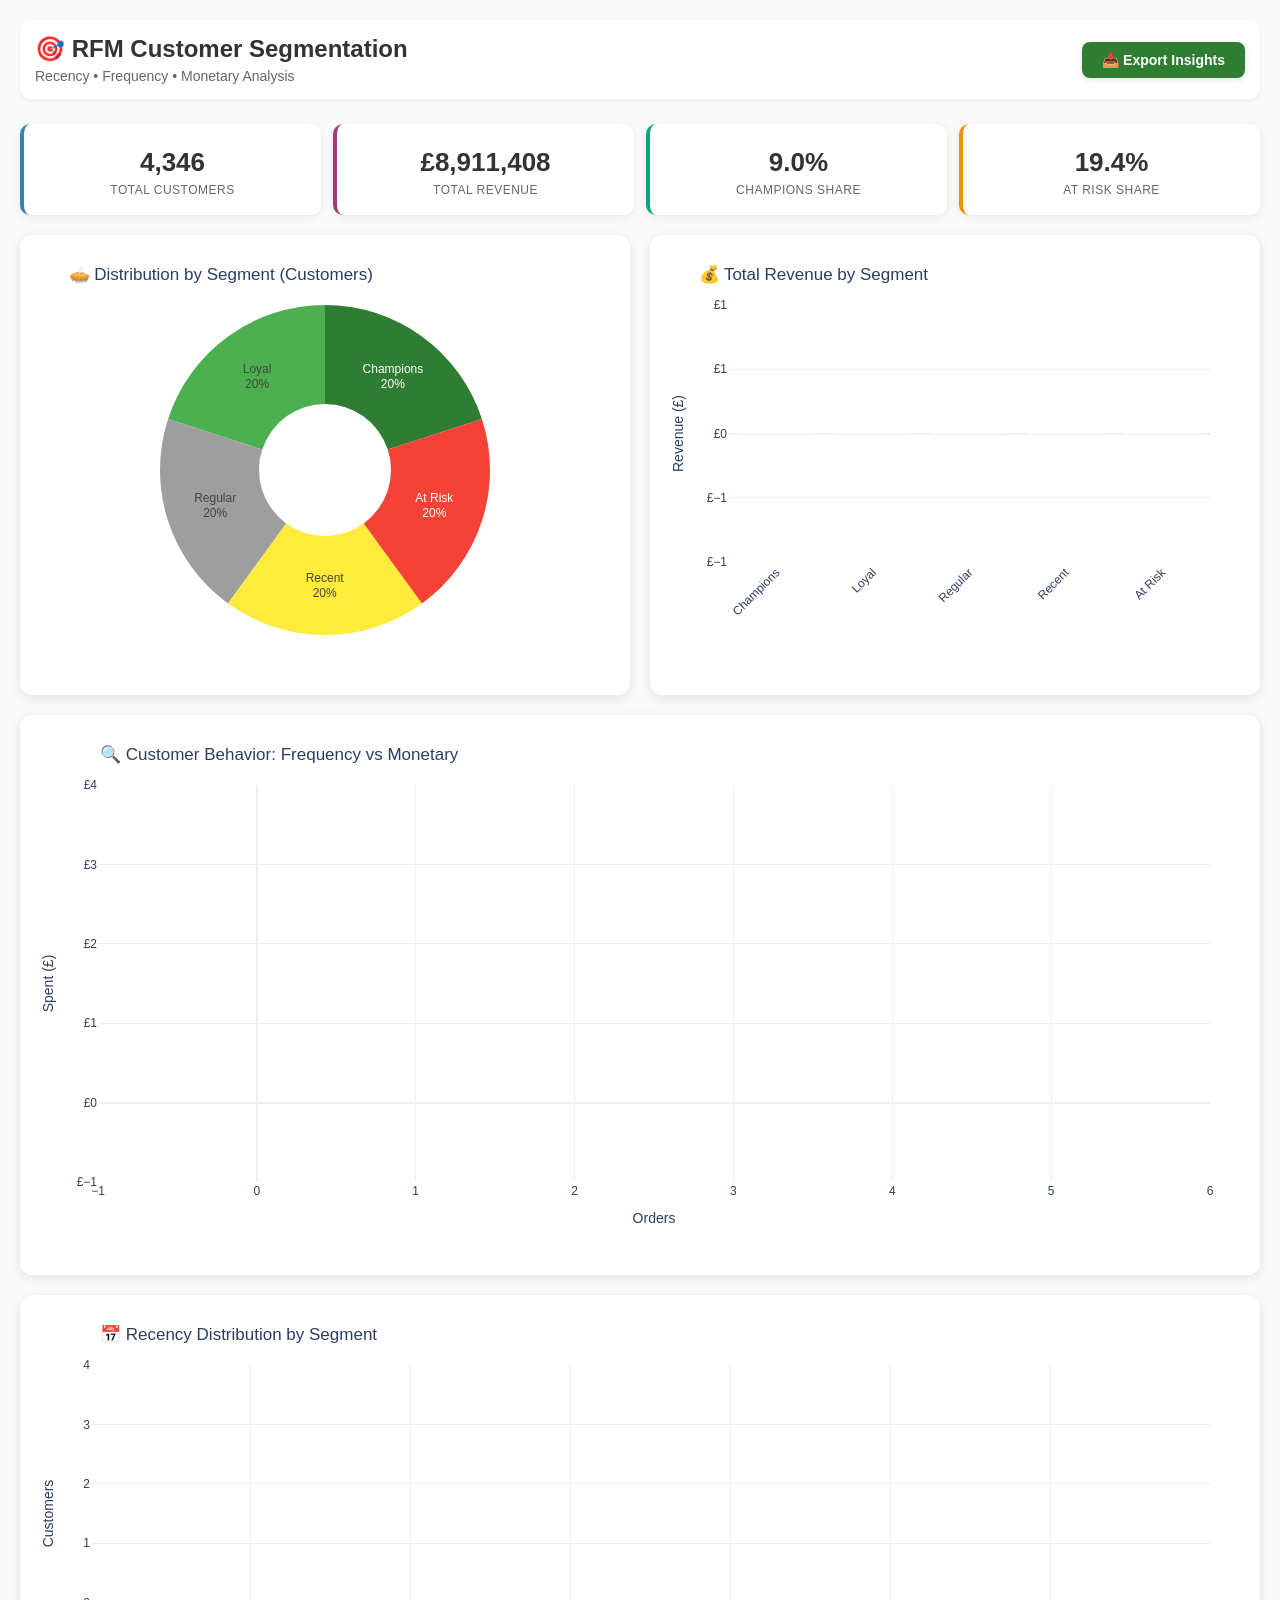
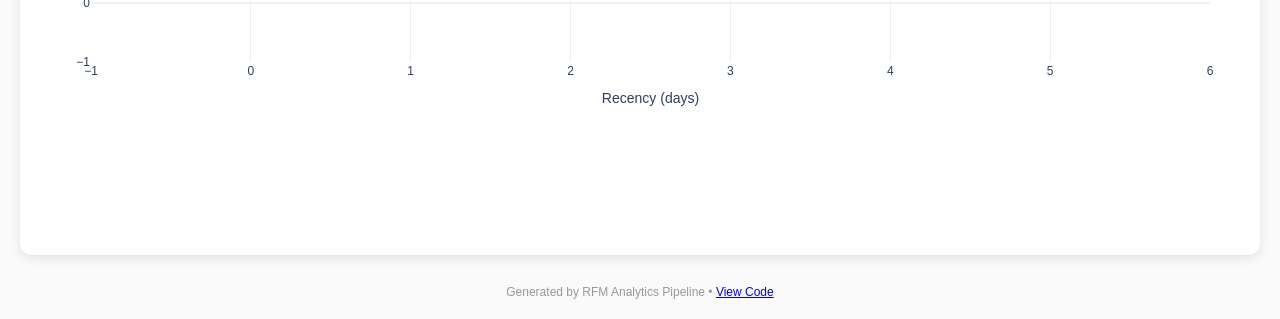
<file: rfm_dashboard/index.html>
<!DOCTYPE html>
<html lang="en">
<head>
    <meta charset="UTF-8">
    <meta name="viewport" content="width=device-width, initial-scale=1.0">
    <title>RFM Analytics Dashboard</title>
    <script src="https://cdn.plot.ly/plotly-latest.min.js"></script>
    <style>
        body { 
            font-family: -apple-system, BlinkMacSystemFont, 'Segoe UI', Roboto, sans-serif; 
            margin: 0; padding: 20px; background: #fafafa; color: #333;
        }
        .container { max-width: 1400px; margin: 0 auto; }
        .header { 
            text-align: center; margin-bottom: 25px; padding: 15px; 
            background: white; border-radius: 10px; 
            box-shadow: 0 2px 4px rgba(0,0,0,0.05); 
            display: flex; justify-content: space-between; align-items: center; flex-wrap: wrap; gap: 15px;
        }
        .header h1 { margin: 0; font-size: 24px; text-align: left; }
        .header p { margin: 5px 0 0; color: #666; font-size: 14px; text-align: left; }
        
        /* ✅ Стили кнопки экспорта */
        .export-btn {
            background: #2E7D32; color: white; border: none; padding: 10px 20px;
            border-radius: 8px; font-weight: 600; cursor: pointer; font-size: 14px;
            transition: all 0.2s; box-shadow: 0 2px 6px rgba(0,0,0,0.1);
            white-space: nowrap;
        }
        .export-btn:hover { background: #1B5E20; transform: translateY(-1px); box-shadow: 0 4px 8px rgba(0,0,0,0.15); }
        .export-btn:active { transform: translateY(0); }
        
        .metrics-grid { 
            display: grid; grid-template-columns: repeat(auto-fit, minmax(180px, 1fr)); 
            gap: 12px; margin: 20px 0; 
        }
        .metric-card { 
            background: white; padding: 18px; border-radius: 10px; 
            text-align: center; box-shadow: 0 2px 8px rgba(0,0,0,0.08);
            border-left: 4px solid;
        }
        .metric-card.blue { border-left-color: #2E86AB; }
        .metric-card.purple { border-left-color: #A23B72; }
        .metric-card.green { border-left-color: #06A77D; }
        .metric-card.orange { border-left-color: #F18F01; }
        .metric-value { font-size: 26px; font-weight: 700; margin: 5px 0; }
        .metric-label { font-size: 12px; color: #666; text-transform: uppercase; letter-spacing: 0.5px; }
        
        .charts-grid { 
            display: grid; 
            grid-template-columns: 1fr 1fr;
            grid-template-rows: auto auto auto;
            gap: 20px; 
            margin-top: 20px; 
        }
        .chart-card { 
            background: white; border-radius: 12px; padding: 20px; 
            box-shadow: 0 3px 12px rgba(0,0,0,0.1); 
            min-height: 420px;
        }
        .chart-card.full { grid-column: 1 / -1; min-height: 520px; }
        
        @media (max-width: 1024px) { 
            .charts-grid { grid-template-columns: 1fr; }
            .chart-card { min-height: 380px; }
            .chart-card.full { min-height: 500px; }
        }
        @media (max-width: 768px) { 
            .header { flex-direction: column; align-items: flex-start; }
            .metrics-grid { grid-template-columns: repeat(2, 1fr); }
            .metric-card { padding: 14px; }
            .metric-value { font-size: 22px; }
        }
    </style>
</head>
<body>
    <div class="container">
        <div class="header">
            <div>
                <h1>🎯 RFM Customer Segmentation</h1>
                <p>Recency • Frequency • Monetary Analysis</p>
            </div>
            <!-- ✅ КНОПКА ЭКСПОРТА -->
            <button class="export-btn" onclick="downloadInsights()">📥 Export Insights</button>
        </div>
        
        
    <div class="metrics-grid">
        <div class="metric-card blue">
            <div class="metric-value">4,346</div>
            <div class="metric-label">Total Customers</div>
        </div>
        <div class="metric-card purple">
            <div class="metric-value">£8,911,408</div>
            <div class="metric-label">Total Revenue</div>
        </div>
        <div class="metric-card green">
            <div class="metric-value">9.0%</div>
            <div class="metric-label">Champions Share</div>
        </div>
        <div class="metric-card orange">
            <div class="metric-value">19.4%</div>
            <div class="metric-label">At Risk Share</div>
        </div>
    </div>
    
        
        <div class="charts-grid">
            <div class="chart-card"><div style="height:400px; width:100%;">                        <script>window.PlotlyConfig = {MathJaxConfig: 'local'};</script>
        <script charset="utf-8" src="https://cdn.plot.ly/plotly-3.6.0.min.js" integrity="sha256-QaOVwtVY0T02VaHrr6pnoHLCwayMJp4O5n4YyaE3rJk=" crossorigin="anonymous"></script>                <div id="85ce333f-926f-4203-b0ef-7af423ccae9a" class="plotly-graph-div" style="height:100%; width:100%;"></div>            <script>                window.PLOTLYENV=window.PLOTLYENV || {};                                if (document.getElementById("85ce333f-926f-4203-b0ef-7af423ccae9a")) {                    Plotly.newPlot(                        "85ce333f-926f-4203-b0ef-7af423ccae9a",                        [{"customdata":[["Champions"],["Loyal"],["Regular"],["Recent"],["At Risk"]],"domain":{"x":[0.0,1.0],"y":[0.0,1.0]},"hole":0.4,"hovertemplate":"\u003cb\u003e%{label}\u003c\u002fb\u003e\u003cbr\u003eClients: %{value:,}\u003cbr\u003ePercent: %{percent:.1%}\u003cextra\u003e\u003c\u002fextra\u003e","labels":["Champions","Loyal","Regular","Recent","At Risk"],"legendgroup":"","marker":{"colors":["#2E7D32","#4CAF50","#9E9E9E","#FFEB3B","#F44336"]},"name":"","showlegend":true,"values":{"dtype":"i2","bdata":"hwHRAvYFYQNLAw=="},"type":"pie","textinfo":"percent+label","textposition":"inside"}],                        {"template":{"data":{"barpolar":[{"marker":{"line":{"color":"white","width":0.5},"pattern":{"fillmode":"overlay","size":10,"solidity":0.2}},"type":"barpolar"}],"bar":[{"error_x":{"color":"#2a3f5f"},"error_y":{"color":"#2a3f5f"},"marker":{"line":{"color":"white","width":0.5},"pattern":{"fillmode":"overlay","size":10,"solidity":0.2}},"type":"bar"}],"carpet":[{"aaxis":{"endlinecolor":"#2a3f5f","gridcolor":"#C8D4E3","linecolor":"#C8D4E3","minorgridcolor":"#C8D4E3","startlinecolor":"#2a3f5f"},"baxis":{"endlinecolor":"#2a3f5f","gridcolor":"#C8D4E3","linecolor":"#C8D4E3","minorgridcolor":"#C8D4E3","startlinecolor":"#2a3f5f"},"type":"carpet"}],"choropleth":[{"colorbar":{"outlinewidth":0,"ticks":""},"type":"choropleth"}],"contourcarpet":[{"colorbar":{"outlinewidth":0,"ticks":""},"type":"contourcarpet"}],"contour":[{"colorbar":{"outlinewidth":0,"ticks":""},"colorscale":[[0.0,"#0d0887"],[0.1111111111111111,"#46039f"],[0.2222222222222222,"#7201a8"],[0.3333333333333333,"#9c179e"],[0.4444444444444444,"#bd3786"],[0.5555555555555556,"#d8576b"],[0.6666666666666666,"#ed7953"],[0.7777777777777778,"#fb9f3a"],[0.8888888888888888,"#fdca26"],[1.0,"#f0f921"]],"type":"contour"}],"heatmap":[{"colorbar":{"outlinewidth":0,"ticks":""},"colorscale":[[0.0,"#0d0887"],[0.1111111111111111,"#46039f"],[0.2222222222222222,"#7201a8"],[0.3333333333333333,"#9c179e"],[0.4444444444444444,"#bd3786"],[0.5555555555555556,"#d8576b"],[0.6666666666666666,"#ed7953"],[0.7777777777777778,"#fb9f3a"],[0.8888888888888888,"#fdca26"],[1.0,"#f0f921"]],"type":"heatmap"}],"histogram2dcontour":[{"colorbar":{"outlinewidth":0,"ticks":""},"colorscale":[[0.0,"#0d0887"],[0.1111111111111111,"#46039f"],[0.2222222222222222,"#7201a8"],[0.3333333333333333,"#9c179e"],[0.4444444444444444,"#bd3786"],[0.5555555555555556,"#d8576b"],[0.6666666666666666,"#ed7953"],[0.7777777777777778,"#fb9f3a"],[0.8888888888888888,"#fdca26"],[1.0,"#f0f921"]],"type":"histogram2dcontour"}],"histogram2d":[{"colorbar":{"outlinewidth":0,"ticks":""},"colorscale":[[0.0,"#0d0887"],[0.1111111111111111,"#46039f"],[0.2222222222222222,"#7201a8"],[0.3333333333333333,"#9c179e"],[0.4444444444444444,"#bd3786"],[0.5555555555555556,"#d8576b"],[0.6666666666666666,"#ed7953"],[0.7777777777777778,"#fb9f3a"],[0.8888888888888888,"#fdca26"],[1.0,"#f0f921"]],"type":"histogram2d"}],"histogram":[{"marker":{"pattern":{"fillmode":"overlay","size":10,"solidity":0.2}},"type":"histogram"}],"mesh3d":[{"colorbar":{"outlinewidth":0,"ticks":""},"type":"mesh3d"}],"parcoords":[{"line":{"colorbar":{"outlinewidth":0,"ticks":""}},"type":"parcoords"}],"pie":[{"automargin":true,"type":"pie"}],"scatter3d":[{"line":{"colorbar":{"outlinewidth":0,"ticks":""}},"marker":{"colorbar":{"outlinewidth":0,"ticks":""}},"type":"scatter3d"}],"scattercarpet":[{"marker":{"colorbar":{"outlinewidth":0,"ticks":""}},"type":"scattercarpet"}],"scattergeo":[{"marker":{"colorbar":{"outlinewidth":0,"ticks":""}},"type":"scattergeo"}],"scattergl":[{"marker":{"colorbar":{"outlinewidth":0,"ticks":""}},"type":"scattergl"}],"scattermapbox":[{"marker":{"colorbar":{"outlinewidth":0,"ticks":""}},"type":"scattermapbox"}],"scattermap":[{"marker":{"colorbar":{"outlinewidth":0,"ticks":""}},"type":"scattermap"}],"scatterpolargl":[{"marker":{"colorbar":{"outlinewidth":0,"ticks":""}},"type":"scatterpolargl"}],"scatterpolar":[{"marker":{"colorbar":{"outlinewidth":0,"ticks":""}},"type":"scatterpolar"}],"scatter":[{"fillpattern":{"fillmode":"overlay","size":10,"solidity":0.2},"type":"scatter"}],"scatterternary":[{"marker":{"colorbar":{"outlinewidth":0,"ticks":""}},"type":"scatterternary"}],"surface":[{"colorbar":{"outlinewidth":0,"ticks":""},"colorscale":[[0.0,"#0d0887"],[0.1111111111111111,"#46039f"],[0.2222222222222222,"#7201a8"],[0.3333333333333333,"#9c179e"],[0.4444444444444444,"#bd3786"],[0.5555555555555556,"#d8576b"],[0.6666666666666666,"#ed7953"],[0.7777777777777778,"#fb9f3a"],[0.8888888888888888,"#fdca26"],[1.0,"#f0f921"]],"type":"surface"}],"table":[{"cells":{"fill":{"color":"#EBF0F8"},"line":{"color":"white"}},"header":{"fill":{"color":"#C8D4E3"},"line":{"color":"white"}},"type":"table"}]},"layout":{"annotationdefaults":{"arrowcolor":"#2a3f5f","arrowhead":0,"arrowwidth":1},"autotypenumbers":"strict","coloraxis":{"colorbar":{"outlinewidth":0,"ticks":""}},"colorscale":{"diverging":[[0,"#8e0152"],[0.1,"#c51b7d"],[0.2,"#de77ae"],[0.3,"#f1b6da"],[0.4,"#fde0ef"],[0.5,"#f7f7f7"],[0.6,"#e6f5d0"],[0.7,"#b8e186"],[0.8,"#7fbc41"],[0.9,"#4d9221"],[1,"#276419"]],"sequential":[[0.0,"#0d0887"],[0.1111111111111111,"#46039f"],[0.2222222222222222,"#7201a8"],[0.3333333333333333,"#9c179e"],[0.4444444444444444,"#bd3786"],[0.5555555555555556,"#d8576b"],[0.6666666666666666,"#ed7953"],[0.7777777777777778,"#fb9f3a"],[0.8888888888888888,"#fdca26"],[1.0,"#f0f921"]],"sequentialminus":[[0.0,"#0d0887"],[0.1111111111111111,"#46039f"],[0.2222222222222222,"#7201a8"],[0.3333333333333333,"#9c179e"],[0.4444444444444444,"#bd3786"],[0.5555555555555556,"#d8576b"],[0.6666666666666666,"#ed7953"],[0.7777777777777778,"#fb9f3a"],[0.8888888888888888,"#fdca26"],[1.0,"#f0f921"]]},"colorway":["#636efa","#EF553B","#00cc96","#ab63fa","#FFA15A","#19d3f3","#FF6692","#B6E880","#FF97FF","#FECB52"],"font":{"color":"#2a3f5f"},"geo":{"bgcolor":"white","lakecolor":"white","landcolor":"white","showlakes":true,"showland":true,"subunitcolor":"#C8D4E3"},"hoverlabel":{"align":"left"},"hovermode":"closest","mapbox":{"style":"light"},"paper_bgcolor":"white","plot_bgcolor":"white","polar":{"angularaxis":{"gridcolor":"#EBF0F8","linecolor":"#EBF0F8","ticks":""},"bgcolor":"white","radialaxis":{"gridcolor":"#EBF0F8","linecolor":"#EBF0F8","ticks":""}},"scene":{"xaxis":{"backgroundcolor":"white","gridcolor":"#DFE8F3","gridwidth":2,"linecolor":"#EBF0F8","showbackground":true,"ticks":"","zerolinecolor":"#EBF0F8"},"yaxis":{"backgroundcolor":"white","gridcolor":"#DFE8F3","gridwidth":2,"linecolor":"#EBF0F8","showbackground":true,"ticks":"","zerolinecolor":"#EBF0F8"},"zaxis":{"backgroundcolor":"white","gridcolor":"#DFE8F3","gridwidth":2,"linecolor":"#EBF0F8","showbackground":true,"ticks":"","zerolinecolor":"#EBF0F8"}},"shapedefaults":{"line":{"color":"#2a3f5f"}},"ternary":{"aaxis":{"gridcolor":"#DFE8F3","linecolor":"#A2B1C6","ticks":""},"baxis":{"gridcolor":"#DFE8F3","linecolor":"#A2B1C6","ticks":""},"bgcolor":"white","caxis":{"gridcolor":"#DFE8F3","linecolor":"#A2B1C6","ticks":""}},"title":{"x":0.05},"xaxis":{"automargin":true,"gridcolor":"#EBF0F8","linecolor":"#EBF0F8","ticks":"","title":{"standoff":15},"zerolinecolor":"#EBF0F8","zerolinewidth":2},"yaxis":{"automargin":true,"gridcolor":"#EBF0F8","linecolor":"#EBF0F8","ticks":"","title":{"standoff":15},"zerolinecolor":"#EBF0F8","zerolinewidth":2}}},"legend":{"tracegroupgap":0},"title":{"text":"🥧 Distribution by Segment (Customers)"},"margin":{"l":20,"r":20,"t":50,"b":20},"showlegend":false,"height":400,"font":{"family":"Segoe UI, Arial, sans-serif","size":12}},                        {"responsive": true}                    )                };            </script>        </div></div>
            <div class="chart-card"><div style="height:400px; width:100%;">                        <script>window.PlotlyConfig = {MathJaxConfig: 'local'};</script>
        <script charset="utf-8" src="https://cdn.plot.ly/plotly-3.6.0.min.js" integrity="sha256-QaOVwtVY0T02VaHrr6pnoHLCwayMJp4O5n4YyaE3rJk=" crossorigin="anonymous"></script>                <div id="9da2a7ca-2a0c-44d9-a52d-5436f5bcb182" class="plotly-graph-div" style="height:100%; width:100%;"></div>            <script>                window.PLOTLYENV=window.PLOTLYENV || {};                                if (document.getElementById("9da2a7ca-2a0c-44d9-a52d-5436f5bcb182")) {                    Plotly.newPlot(                        "9da2a7ca-2a0c-44d9-a52d-5436f5bcb182",                        [{"hovertemplate":"\u003cb\u003e%{x}\u003c\u002fb\u003e\u003cbr\u003eRevenue: £%{y:,.0f}\u003cextra\u003e\u003c\u002fextra\u003e","legendgroup":"Champions","marker":{"color":"#2E7D32","pattern":{"shape":""}},"name":"Champions","orientation":"v","showlegend":true,"textposition":"auto","texttemplate":"%{y:.2s}","x":["Champions"],"xaxis":"x","y":{"dtype":"f8","bdata":"aWZmhvhrUUE="},"yaxis":"y","type":"bar"},{"hovertemplate":"\u003cb\u003e%{x}\u003c\u002fb\u003e\u003cbr\u003eRevenue: £%{y:,.0f}\u003cextra\u003e\u003c\u002fextra\u003e","legendgroup":"Loyal","marker":{"color":"#4CAF50","pattern":{"shape":""}},"name":"Loyal","orientation":"v","showlegend":true,"textposition":"auto","texttemplate":"%{y:.2s}","x":["Loyal"],"xaxis":"x","y":{"dtype":"f8","bdata":"zPUonEsUO0E="},"yaxis":"y","type":"bar"},{"hovertemplate":"\u003cb\u003e%{x}\u003c\u002fb\u003e\u003cbr\u003eRevenue: £%{y:,.0f}\u003cextra\u003e\u003c\u002fextra\u003e","legendgroup":"Regular","marker":{"color":"#9E9E9E","pattern":{"shape":""}},"name":"Regular","orientation":"v","showlegend":true,"textposition":"auto","texttemplate":"%{y:.2s}","x":["Regular"],"xaxis":"x","y":{"dtype":"f8","bdata":"4HoULuNtMUE="},"yaxis":"y","type":"bar"},{"hovertemplate":"\u003cb\u003e%{x}\u003c\u002fb\u003e\u003cbr\u003eRevenue: £%{y:,.0f}\u003cextra\u003e\u003c\u002fextra\u003e","legendgroup":"Recent","marker":{"color":"#FFEB3B","pattern":{"shape":""}},"name":"Recent","orientation":"v","showlegend":true,"textposition":"auto","texttemplate":"%{y:.2s}","x":["Recent"],"xaxis":"x","y":{"dtype":"f8","bdata":"FK5HYQymK0E="},"yaxis":"y","type":"bar"},{"hovertemplate":"\u003cb\u003e%{x}\u003c\u002fb\u003e\u003cbr\u003eRevenue: £%{y:,.0f}\u003cextra\u003e\u003c\u002fextra\u003e","legendgroup":"At Risk","marker":{"color":"#F44336","pattern":{"shape":""}},"name":"At Risk","orientation":"v","showlegend":true,"textposition":"auto","texttemplate":"%{y:.2s}","x":["At Risk"],"xaxis":"x","y":{"dtype":"f8","bdata":"fRSuR2PUH0E="},"yaxis":"y","type":"bar"}],                        {"template":{"data":{"barpolar":[{"marker":{"line":{"color":"white","width":0.5},"pattern":{"fillmode":"overlay","size":10,"solidity":0.2}},"type":"barpolar"}],"bar":[{"error_x":{"color":"#2a3f5f"},"error_y":{"color":"#2a3f5f"},"marker":{"line":{"color":"white","width":0.5},"pattern":{"fillmode":"overlay","size":10,"solidity":0.2}},"type":"bar"}],"carpet":[{"aaxis":{"endlinecolor":"#2a3f5f","gridcolor":"#C8D4E3","linecolor":"#C8D4E3","minorgridcolor":"#C8D4E3","startlinecolor":"#2a3f5f"},"baxis":{"endlinecolor":"#2a3f5f","gridcolor":"#C8D4E3","linecolor":"#C8D4E3","minorgridcolor":"#C8D4E3","startlinecolor":"#2a3f5f"},"type":"carpet"}],"choropleth":[{"colorbar":{"outlinewidth":0,"ticks":""},"type":"choropleth"}],"contourcarpet":[{"colorbar":{"outlinewidth":0,"ticks":""},"type":"contourcarpet"}],"contour":[{"colorbar":{"outlinewidth":0,"ticks":""},"colorscale":[[0.0,"#0d0887"],[0.1111111111111111,"#46039f"],[0.2222222222222222,"#7201a8"],[0.3333333333333333,"#9c179e"],[0.4444444444444444,"#bd3786"],[0.5555555555555556,"#d8576b"],[0.6666666666666666,"#ed7953"],[0.7777777777777778,"#fb9f3a"],[0.8888888888888888,"#fdca26"],[1.0,"#f0f921"]],"type":"contour"}],"heatmap":[{"colorbar":{"outlinewidth":0,"ticks":""},"colorscale":[[0.0,"#0d0887"],[0.1111111111111111,"#46039f"],[0.2222222222222222,"#7201a8"],[0.3333333333333333,"#9c179e"],[0.4444444444444444,"#bd3786"],[0.5555555555555556,"#d8576b"],[0.6666666666666666,"#ed7953"],[0.7777777777777778,"#fb9f3a"],[0.8888888888888888,"#fdca26"],[1.0,"#f0f921"]],"type":"heatmap"}],"histogram2dcontour":[{"colorbar":{"outlinewidth":0,"ticks":""},"colorscale":[[0.0,"#0d0887"],[0.1111111111111111,"#46039f"],[0.2222222222222222,"#7201a8"],[0.3333333333333333,"#9c179e"],[0.4444444444444444,"#bd3786"],[0.5555555555555556,"#d8576b"],[0.6666666666666666,"#ed7953"],[0.7777777777777778,"#fb9f3a"],[0.8888888888888888,"#fdca26"],[1.0,"#f0f921"]],"type":"histogram2dcontour"}],"histogram2d":[{"colorbar":{"outlinewidth":0,"ticks":""},"colorscale":[[0.0,"#0d0887"],[0.1111111111111111,"#46039f"],[0.2222222222222222,"#7201a8"],[0.3333333333333333,"#9c179e"],[0.4444444444444444,"#bd3786"],[0.5555555555555556,"#d8576b"],[0.6666666666666666,"#ed7953"],[0.7777777777777778,"#fb9f3a"],[0.8888888888888888,"#fdca26"],[1.0,"#f0f921"]],"type":"histogram2d"}],"histogram":[{"marker":{"pattern":{"fillmode":"overlay","size":10,"solidity":0.2}},"type":"histogram"}],"mesh3d":[{"colorbar":{"outlinewidth":0,"ticks":""},"type":"mesh3d"}],"parcoords":[{"line":{"colorbar":{"outlinewidth":0,"ticks":""}},"type":"parcoords"}],"pie":[{"automargin":true,"type":"pie"}],"scatter3d":[{"line":{"colorbar":{"outlinewidth":0,"ticks":""}},"marker":{"colorbar":{"outlinewidth":0,"ticks":""}},"type":"scatter3d"}],"scattercarpet":[{"marker":{"colorbar":{"outlinewidth":0,"ticks":""}},"type":"scattercarpet"}],"scattergeo":[{"marker":{"colorbar":{"outlinewidth":0,"ticks":""}},"type":"scattergeo"}],"scattergl":[{"marker":{"colorbar":{"outlinewidth":0,"ticks":""}},"type":"scattergl"}],"scattermapbox":[{"marker":{"colorbar":{"outlinewidth":0,"ticks":""}},"type":"scattermapbox"}],"scattermap":[{"marker":{"colorbar":{"outlinewidth":0,"ticks":""}},"type":"scattermap"}],"scatterpolargl":[{"marker":{"colorbar":{"outlinewidth":0,"ticks":""}},"type":"scatterpolargl"}],"scatterpolar":[{"marker":{"colorbar":{"outlinewidth":0,"ticks":""}},"type":"scatterpolar"}],"scatter":[{"fillpattern":{"fillmode":"overlay","size":10,"solidity":0.2},"type":"scatter"}],"scatterternary":[{"marker":{"colorbar":{"outlinewidth":0,"ticks":""}},"type":"scatterternary"}],"surface":[{"colorbar":{"outlinewidth":0,"ticks":""},"colorscale":[[0.0,"#0d0887"],[0.1111111111111111,"#46039f"],[0.2222222222222222,"#7201a8"],[0.3333333333333333,"#9c179e"],[0.4444444444444444,"#bd3786"],[0.5555555555555556,"#d8576b"],[0.6666666666666666,"#ed7953"],[0.7777777777777778,"#fb9f3a"],[0.8888888888888888,"#fdca26"],[1.0,"#f0f921"]],"type":"surface"}],"table":[{"cells":{"fill":{"color":"#EBF0F8"},"line":{"color":"white"}},"header":{"fill":{"color":"#C8D4E3"},"line":{"color":"white"}},"type":"table"}]},"layout":{"annotationdefaults":{"arrowcolor":"#2a3f5f","arrowhead":0,"arrowwidth":1},"autotypenumbers":"strict","coloraxis":{"colorbar":{"outlinewidth":0,"ticks":""}},"colorscale":{"diverging":[[0,"#8e0152"],[0.1,"#c51b7d"],[0.2,"#de77ae"],[0.3,"#f1b6da"],[0.4,"#fde0ef"],[0.5,"#f7f7f7"],[0.6,"#e6f5d0"],[0.7,"#b8e186"],[0.8,"#7fbc41"],[0.9,"#4d9221"],[1,"#276419"]],"sequential":[[0.0,"#0d0887"],[0.1111111111111111,"#46039f"],[0.2222222222222222,"#7201a8"],[0.3333333333333333,"#9c179e"],[0.4444444444444444,"#bd3786"],[0.5555555555555556,"#d8576b"],[0.6666666666666666,"#ed7953"],[0.7777777777777778,"#fb9f3a"],[0.8888888888888888,"#fdca26"],[1.0,"#f0f921"]],"sequentialminus":[[0.0,"#0d0887"],[0.1111111111111111,"#46039f"],[0.2222222222222222,"#7201a8"],[0.3333333333333333,"#9c179e"],[0.4444444444444444,"#bd3786"],[0.5555555555555556,"#d8576b"],[0.6666666666666666,"#ed7953"],[0.7777777777777778,"#fb9f3a"],[0.8888888888888888,"#fdca26"],[1.0,"#f0f921"]]},"colorway":["#636efa","#EF553B","#00cc96","#ab63fa","#FFA15A","#19d3f3","#FF6692","#B6E880","#FF97FF","#FECB52"],"font":{"color":"#2a3f5f"},"geo":{"bgcolor":"white","lakecolor":"white","landcolor":"white","showlakes":true,"showland":true,"subunitcolor":"#C8D4E3"},"hoverlabel":{"align":"left"},"hovermode":"closest","mapbox":{"style":"light"},"paper_bgcolor":"white","plot_bgcolor":"white","polar":{"angularaxis":{"gridcolor":"#EBF0F8","linecolor":"#EBF0F8","ticks":""},"bgcolor":"white","radialaxis":{"gridcolor":"#EBF0F8","linecolor":"#EBF0F8","ticks":""}},"scene":{"xaxis":{"backgroundcolor":"white","gridcolor":"#DFE8F3","gridwidth":2,"linecolor":"#EBF0F8","showbackground":true,"ticks":"","zerolinecolor":"#EBF0F8"},"yaxis":{"backgroundcolor":"white","gridcolor":"#DFE8F3","gridwidth":2,"linecolor":"#EBF0F8","showbackground":true,"ticks":"","zerolinecolor":"#EBF0F8"},"zaxis":{"backgroundcolor":"white","gridcolor":"#DFE8F3","gridwidth":2,"linecolor":"#EBF0F8","showbackground":true,"ticks":"","zerolinecolor":"#EBF0F8"}},"shapedefaults":{"line":{"color":"#2a3f5f"}},"ternary":{"aaxis":{"gridcolor":"#DFE8F3","linecolor":"#A2B1C6","ticks":""},"baxis":{"gridcolor":"#DFE8F3","linecolor":"#A2B1C6","ticks":""},"bgcolor":"white","caxis":{"gridcolor":"#DFE8F3","linecolor":"#A2B1C6","ticks":""}},"title":{"x":0.05},"xaxis":{"automargin":true,"gridcolor":"#EBF0F8","linecolor":"#EBF0F8","ticks":"","title":{"standoff":15},"zerolinecolor":"#EBF0F8","zerolinewidth":2},"yaxis":{"automargin":true,"gridcolor":"#EBF0F8","linecolor":"#EBF0F8","ticks":"","title":{"standoff":15},"zerolinecolor":"#EBF0F8","zerolinewidth":2}}},"xaxis":{"anchor":"y","domain":[0.0,1.0],"title":{"text":""},"categoryorder":"array","categoryarray":["Champions","Loyal","Regular","Recent","At Risk"],"tickangle":-45},"yaxis":{"anchor":"x","domain":[0.0,1.0],"title":{"text":"Revenue (£)"},"tickprefix":"£","tickformat":",.0f"},"legend":{"title":{"text":"Segment"},"tracegroupgap":0},"title":{"text":"💰 Total Revenue by Segment"},"barmode":"relative","margin":{"l":50,"r":30,"t":50,"b":80},"showlegend":false,"height":400,"font":{"family":"Segoe UI, Arial, sans-serif","size":12}},                        {"responsive": true}                    )                };            </script>        </div></div>
            <div class="chart-card full"><div style="height:500px; width:100%;">                        <script>window.PlotlyConfig = {MathJaxConfig: 'local'};</script>
        <script charset="utf-8" src="https://cdn.plot.ly/plotly-3.6.0.min.js" integrity="sha256-QaOVwtVY0T02VaHrr6pnoHLCwayMJp4O5n4YyaE3rJk=" crossorigin="anonymous"></script>                <div id="d2df0bec-2e6a-4aa8-9c8b-f6db935c3f64" class="plotly-graph-div" style="height:100%; width:100%;"></div>            <script>                window.PLOTLYENV=window.PLOTLYENV || {};                                if (document.getElementById("d2df0bec-2e6a-4aa8-9c8b-f6db935c3f64")) {                    Plotly.newPlot(                        "d2df0bec-2e6a-4aa8-9c8b-f6db935c3f64",                        [{"customdata":[[12471.0,"Germany",2],[12731.0,"France",23],[15159.0,"United Kingdom",1],[12901.0,"United Kingdom",8],[12678.0,"France",42],[14031.0,"United Kingdom",7],[17428.0,"United Kingdom",0],[13767.0,"United Kingdom",2],[13881.0,"United Kingdom",3],[16839.0,"United Kingdom",8],[12921.0,"United Kingdom",9],[14607.0,"United Kingdom",15],[15856.0,"United Kingdom",4],[17677.0,"United Kingdom",1],[15189.0,"United Kingdom",1],[14051.0,"United Kingdom",0],[15513.0,"United Kingdom",33],[16133.0,"United Kingdom",3],[14866.0,"United Kingdom",10],[16705.0,"United Kingdom",0],[12681.0,"France",14],[12621.0,"Germany",1],[12540.0,"Spain",19],[15498.0,"United Kingdom",2],[17735.0,"United Kingdom",2],[16525.0,"United Kingdom",2],[13078.0,"United Kingdom",3],[15640.0,"United Kingdom",4],[17340.0,"United Kingdom",29],[12682.0,"France",3],[13113.0,"United Kingdom",0],[14606.0,"United Kingdom",1],[15125.0,"United Kingdom",25],[14194.0,"United Kingdom",4],[12971.0,"United Kingdom",3],[14895.0,"United Kingdom",7],[15482.0,"United Kingdom",15],[17581.0,"United Kingdom",0],[13319.0,"United Kingdom",5],[17139.0,"United Kingdom",15],[16779.0,"United Kingdom",2],[17865.0,"United Kingdom",30],[17706.0,"United Kingdom",4],[15251.0,"United Kingdom",9],[14062.0,"United Kingdom",9],[15615.0,"United Kingdom",10],[15502.0,"United Kingdom",15],[16843.0,"United Kingdom",42],[13001.0,"United Kingdom",4],[13199.0,"United Kingdom",3],[15078.0,"United Kingdom",7],[12709.0,"Germany",15],[13458.0,"United Kingdom",7],[14733.0,"United Kingdom",16],[16523.0,"United Kingdom",1],[12567.0,"France",22],[14367.0,"United Kingdom",8],[14667.0,"United Kingdom",10],[18092.0,"United Kingdom",2],[13969.0,"United Kingdom",7],[13488.0,"United Kingdom",17],[13090.0,"United Kingdom",8],[16033.0,"United Kingdom",5],[17017.0,"United Kingdom",2],[17243.0,"United Kingdom",1],[17306.0,"United Kingdom",10],[16656.0,"United Kingdom",22],[14527.0,"United Kingdom",2],[12683.0,"France",4],[15358.0,"United Kingdom",4],[16558.0,"United Kingdom",0],[14056.0,"United Kingdom",1],[16672.0,"United Kingdom",2],[13854.0,"United Kingdom",8],[14952.0,"United Kingdom",59],[18109.0,"United Kingdom",1],[14796.0,"United Kingdom",1],[15290.0,"United Kingdom",4],[14849.0,"United Kingdom",21],[12757.0,"Portugal",15],[17811.0,"United Kingdom",4],[13629.0,"United Kingdom",23],[15044.0,"United Kingdom",19],[15194.0,"United Kingdom",3],[18172.0,"United Kingdom",14],[13263.0,"United Kingdom",1],[12474.0,"Germany",17],[15465.0,"United Kingdom",19],[12583.0,"France",2],[13018.0,"United Kingdom",16],[18229.0,"United Kingdom",11],[16923.0,"United Kingdom",12],[16729.0,"United Kingdom",38],[16745.0,"United Kingdom",86],[13324.0,"United Kingdom",36],[13985.0,"United Kingdom",4],[12989.0,"United Kingdom",3],[16713.0,"United Kingdom",18],[16187.0,"United Kingdom",31],[12476.0,"Germany",15],[15023.0,"United Kingdom",3],[18055.0,"United Kingdom",7],[15601.0,"United Kingdom",11],[13576.0,"United Kingdom",10],[16746.0,"United Kingdom",4],[15249.0,"United Kingdom",31],[16353.0,"United Kingdom",3],[15144.0,"United Kingdom",8],[16814.0,"United Kingdom",14],[18223.0,"United Kingdom",4],[15694.0,"United Kingdom",0],[13102.0,"United Kingdom",1],[13871.0,"United Kingdom",22],[13668.0,"United Kingdom",2],[13709.0,"United Kingdom",3],[15005.0,"United Kingdom",15],[17315.0,"United Kingdom",1],[14057.0,"United Kingdom",23],[14060.0,"United Kingdom",4],[13418.0,"United Kingdom",11],[15939.0,"United Kingdom",89],[14735.0,"United Kingdom",3],[13097.0,"United Kingdom",32],[14415.0,"United Kingdom",1],[14944.0,"United Kingdom",29],[13534.0,"United Kingdom",2],[13050.0,"United Kingdom",14],[12720.0,"Germany",2],[15218.0,"United Kingdom",10],[13178.0,"United Kingdom",26],[16553.0,"United Kingdom",163],[13468.0,"United Kingdom",1],[14110.0,"United Kingdom",3],[17716.0,"United Kingdom",22],[13004.0,"United Kingdom",11],[18118.0,"United Kingdom",10],[14688.0,"United Kingdom",7],[17757.0,"United Kingdom",1],[12481.0,"Germany",22],[12839.0,"United Kingdom",2],[16767.0,"United Kingdom",30],[16161.0,"United Kingdom",1],[15805.0,"United Kingdom",23],[12431.0,"Australia",35],[18225.0,"United Kingdom",3],[16985.0,"United Kingdom",17],[18198.0,"United Kingdom",4],[12490.0,"France",5],[17809.0,"United Kingdom",16],[16701.0,"United Kingdom",8],[17719.0,"United Kingdom",37],[17850.0,"United Kingdom",372],[13269.0,"United Kingdom",1],[15150.0,"United Kingdom",17],[17730.0,"United Kingdom",3],[17061.0,"United Kingdom",73],[18226.0,"United Kingdom",44],[12362.0,"Belgium",3],[15046.0,"United Kingdom",9],[13756.0,"United Kingdom",2],[16191.0,"United Kingdom",2],[17858.0,"United Kingdom",5],[13599.0,"United Kingdom",1],[16700.0,"United Kingdom",8],[14562.0,"United Kingdom",3],[15301.0,"United Kingdom",50],[15719.0,"United Kingdom",32],[14755.0,"United Kingdom",9],[15547.0,"United Kingdom",7],[12437.0,"France",1],[14709.0,"United Kingdom",15],[17652.0,"United Kingdom",25],[15738.0,"United Kingdom",18],[13013.0,"United Kingdom",1],[15555.0,"United Kingdom",12],[15298.0,"United Kingdom",2],[15187.0,"United Kingdom",1],[17690.0,"United Kingdom",30],[12955.0,"United Kingdom",1],[14180.0,"United Kingdom",10],[15152.0,"United Kingdom",9],[16722.0,"United Kingdom",17],[14159.0,"United Kingdom",19],[14135.0,"United Kingdom",1],[14191.0,"United Kingdom",1],[15291.0,"United Kingdom",25],[14189.0,"United Kingdom",2],[16931.0,"United Kingdom",5],[17613.0,"United Kingdom",22],[17068.0,"United Kingdom",12],[13267.0,"United Kingdom",2],[17975.0,"United Kingdom",15],[14426.0,"United Kingdom",23],[17364.0,"United Kingdom",0],[14085.0,"United Kingdom",2],[14534.0,"United Kingdom",2],[13069.0,"United Kingdom",0],[15955.0,"United Kingdom",24],[16626.0,"United Kingdom",0],[12712.0,"Germany",28],[16945.0,"United Kingdom",21],[14800.0,"United Kingdom",47],[12500.0,"Germany",23],[17419.0,"United Kingdom",11],[15804.0,"United Kingdom",0],[17920.0,"United Kingdom",4],[15971.0,"United Kingdom",17],[12747.0,"United Kingdom",2],[18041.0,"United Kingdom",11],[15570.0,"United Kingdom",7],[16549.0,"United Kingdom",10],[15514.0,"United Kingdom",12],[12569.0,"Germany",2],[16592.0,"United Kingdom",4],[17940.0,"United Kingdom",49],[17377.0,"United Kingdom",23],[16401.0,"United Kingdom",1],[16670.0,"United Kingdom",16],[14092.0,"United Kingdom",7],[14401.0,"United Kingdom",4],[12841.0,"United Kingdom",4],[16186.0,"United Kingdom",22],[17769.0,"United Kingdom",12],[15529.0,"United Kingdom",22],[17001.0,"United Kingdom",0],[17611.0,"United Kingdom",7],[17651.0,"United Kingdom",11],[13999.0,"United Kingdom",10],[14291.0,"United Kingdom",1],[18073.0,"United Kingdom",114],[12662.0,"Germany",0],[13266.0,"United Kingdom",11],[15867.0,"United Kingdom",5],[16145.0,"United Kingdom",8],[16168.0,"United Kingdom",10],[16904.0,"United Kingdom",4],[17238.0,"United Kingdom",2],[13552.0,"United Kingdom",66],[16570.0,"United Kingdom",15],[14282.0,"United Kingdom",3],[12647.0,"Germany",22],[13148.0,"United Kingdom",29],[12553.0,"France",8],[15581.0,"United Kingdom",120],[16712.0,"United Kingdom",9],[13426.0,"United Kingdom",0],[14543.0,"United Kingdom",28],[17576.0,"United Kingdom",8],[14040.0,"United Kingdom",40],[14132.0,"United Kingdom",2],[17491.0,"United Kingdom",1],[16458.0,"United Kingdom",2],[13014.0,"United Kingdom",10],[15129.0,"United Kingdom",50],[17725.0,"United Kingdom",16],[16011.0,"United Kingdom",8],[14227.0,"United Kingdom",26],[16818.0,"United Kingdom",10],[16607.0,"United Kingdom",17],[12594.0,"Italy",37],[14702.0,"United Kingdom",1],[13047.0,"United Kingdom",31],[13880.0,"United Kingdom",21],[13268.0,"United Kingdom",17],[17220.0,"United Kingdom",24],[17231.0,"United Kingdom",12],[16837.0,"United Kingdom",31],[13742.0,"United Kingdom",16],[16326.0,"United Kingdom",5],[16678.0,"United Kingdom",2],[14099.0,"United Kingdom",16],[13631.0,"United Kingdom",99],[17799.0,"United Kingdom",22],[16393.0,"United Kingdom",2],[12395.0,"Belgium",19],[17659.0,"United Kingdom",17],[14032.0,"United Kingdom",2],[15854.0,"United Kingdom",4],[17512.0,"United Kingdom",28],[17644.0,"United Kingdom",1],[18144.0,"United Kingdom",7],[14711.0,"United Kingdom",10],[16928.0,"United Kingdom",80],[15984.0,"United Kingdom",2],[13230.0,"United Kingdom",4],[16764.0,"United Kingdom",3],[13769.0,"United Kingdom",2],[15356.0,"United Kingdom",31],[15114.0,"United Kingdom",30],[12708.0,"Germany",29],[17346.0,"United Kingdom",3],[14713.0,"United Kingdom",9],[17402.0,"United Kingdom",4],[18077.0,"United Kingdom",8],[17965.0,"United Kingdom",37],[14397.0,"United Kingdom",2],[18075.0,"United Kingdom",23],[16241.0,"United Kingdom",9],[13983.0,"United Kingdom",29],[12600.0,"Germany",28],[16919.0,"United Kingdom",156],[14243.0,"United Kingdom",8],[15033.0,"United Kingdom",4],[16912.0,"United Kingdom",28],[14776.0,"United Kingdom",51],[15271.0,"United Kingdom",7],[13695.0,"United Kingdom",31],[16710.0,"United Kingdom",19],[14502.0,"United Kingdom",19],[13784.0,"United Kingdom",9],[15373.0,"United Kingdom",8],[18065.0,"United Kingdom",5],[17530.0,"United Kingdom",1],[14239.0,"United Kingdom",43],[17954.0,"United Kingdom",5],[16782.0,"United Kingdom",10],[13700.0,"United Kingdom",26],[16293.0,"United Kingdom",21],[15235.0,"United Kingdom",217],[14560.0,"United Kingdom",7],[16076.0,"United Kingdom",3],[14825.0,"United Kingdom",3],[16407.0,"United Kingdom",12],[15058.0,"United Kingdom",25],[18061.0,"United Kingdom",21],[18283.0,"United Kingdom",3],[13571.0,"United Kingdom",12],[18044.0,"United Kingdom",4],[14810.0,"United Kingdom",40],[18241.0,"United Kingdom",9],[18219.0,"United Kingdom",2],[14217.0,"United Kingdom",1],[14462.0,"United Kingdom",66],[13305.0,"United Kingdom",4],[17790.0,"United Kingdom",26],[17218.0,"United Kingdom",4],[13094.0,"United Kingdom",21],[16426.0,"United Kingdom",2],[17870.0,"United Kingdom",2],[13890.0,"United Kingdom",1],[15827.0,"United Kingdom",73],[12523.0,"France",19],[17162.0,"United Kingdom",28],[13184.0,"United Kingdom",14],[16775.0,"United Kingdom",10],[16813.0,"United Kingdom",8],[16638.0,"United Kingdom",22],[15024.0,"United Kingdom",9],[15611.0,"United Kingdom",9],[12877.0,"United Kingdom",3],[17961.0,"United Kingdom",21],[16794.0,"United Kingdom",1],[13491.0,"United Kingdom",51]],"hovertemplate":"\u003cb\u003eCustomer %{hoverdata[0]}\u003c\u002fb\u003e\u003cbr\u003eCountry: %{hoverdata[1]}\u003cbr\u003eOrders: %{x}\u003cbr\u003eSpent: £%{y:,.0f}\u003cbr\u003eRecency: %{hoverdata[2]} days\u003cextra\u003e\u003c\u002fextra\u003e","legendgroup":"Champions","marker":{"color":"#2E7D32","opacity":0.7,"symbol":"circle","line":{"color":"white","width":0.5},"size":8},"mode":"markers","name":"Champions","showlegend":true,"x":{"dtype":"i1","bdata":"[base64]"},"xaxis":"x","y":{"dtype":"f8","bdata":"NDMzMwNc00DXo3A9+nPSQD0K16NANNJA9ihcj6I90UAM16NwHTfRQKRwPQq34dBAZ2ZmZjba0ECkcD0KF9HQQHsUrkfhwdBAZmZmZpY00EApXI\u002fCxTLQQAAAAABgLtBArkfheuQA0EAK16NwnfXPQLgeheuxsM9AuB6F6zF9zkCPwvUoHNPMQOlRuB6FfsxAMjMzM\u002fMazECE61G4fmnLQOxRuB7F7cpAKVyPwtW8ykCF61G4HizKQDMzMzMzAspA9ihcjwKbyUCamZmZuXHJQB+F61H4qchArkfhetRxyEDsUbgepSDIQI\[base64]\u002fC9Wgtw0DD9ShcjyzDQEjhehSOB8NA9ihcj0IEw0Bcj8L1SNfCQK5H4Xr0uMJAj8L1KDxlwkBxPQrXo1zCQPYoXI\u002fCFsJAmpmZmZkMwkB6FK5HIbbBQB+F61H4rsFA4noUrieEwUBcj8L1aGfBQDQzMzMzOMFAexSuRyH7wEDNzMzMbPLAQOJ6FK6n28BAZ2ZmZubYwEBcj8L1aJ7AQFyPwvVIjsBAmZmZmZlNwECF61G4PknAQDMzMzNTC8BAPQrXo\u002fDGv0DqUbgeha2\u002fQArXo3B9o79AHoXrUfh0v0AK16NwfVa\[base64]\u002f7pAUbgehWugukD2KFyPwpK6QD8K16MwgLpAw\u002fUoXI94ukClcD0KVz26QFyPwvWoKbpAKFyPwnUgukApXI\u002fCtRO6QD4K16NwtLlAmpmZmRltuUDWo3A9ilS5QGZmZmZmT7lApHA9ChcYuUAAAAAAQAO5QKVwPQqX27hAzMzMzAy4uEC4HoXrkay4QPYoXI9ClLhAKlyPwvVJuEBSuB6Fa\u002fy3QEfhehRu77dA9ihcjwLjt0A+CtejsLG3QFK4HoVrerdA4HoUrkcMt0AAAAAAQAy3QK5H4XoU7rZAkML1KNzMtkAUrkfhupW2QHA9CtfjfLZAHoXrUXhdtkC4HoXr0Ve2QB+F61H4SLZAZmZmZiYztkAK16Nw\u002fRe2QFyPwvXoF7ZAuB6F69EVtkCG61G43v61QNejcD1K5bVAuB6F61HctUBSuB6Fa9e1QJqZmZmZzLVAw\u002fUoXI\u002fHtUAUrkfhepi1QFK4HoWrirVAhutRuB6FtUCG61G4Hli1QMP1KFyPMbVASOF6FO4ptUBcj8L16CO1QMzMzMxMFrVA1qNwPQoUtUAqXI\[base64]\u002fOVskBcj8L1KJWyQOxRuB6FjLJAPgrXo7CJskDD9Shcz3qyQPYoXI8CVbJAw\[base64]\u002fCdSuwQD0K16OwHLBAR+F6FK4RsEA9CtejcAqwQFG4HoXrBLBAuB6F61ECsEDNzMzMzP+vQLgehevR2a9AKVyPwvWmr0AzMzMzs2yvQHsUrkfhTa9AKVyPwvU7r0ApXI\u002fCdTavQHE9CtcjK69APQrXo3Agr0ACAAAAANKuQIXrUbiee65AAAAAAIBWrkDXo3A9CkuuQMP1KFyPE65A7FG4HoX0rUDhehSuR8mtQBSuR+H6rq1AMzMzMzOXrUDXo3A9ilStQM\u002fMzMxMQa1AcT0K1yM4rUDNzMzMzDStQEjhehSuIq1AcT0K16MVrUAK16NwPfasQMT1KFyP2KxAPQrXo\u002fC\u002frECPwvUo3HqsQHE9CtejcqxAXI\u002fC9ahcrECPwvUoXE2sQKRwPQrXPaxAw\u002fUoXA8ErEAK16Nwvc2rQBSuR+F6NatAw\[base64]\u002fynQI\u002fC9Sjc36dAUrgehWvMp0D2KFyPQpWnQFO4HoXrbqdASOF6FC4\u002fp0DNzMzMTD2nQBSuR+H62aZA4noUrkefpkAAAAAAgJGmQJqZmZmZaaZAMzMzMzM\u002fpkCkcD0KVyumQD4K16Pw7aVA\u002f\u002f\u002f\u002f\u002f3\u002fepUDsUbgeBdmlQP7\u002f\u002f\u002f\u002f\[base64]\u002fv\u002f\u002f\u002f\[base64]\u002fCQZRApHA9Ctcak0DiehSuR\u002f+SQA=="},"yaxis":"y","type":"scattergl"},{"customdata":[[12433.0,"Norway",0],[12477.0,"Germany",22],[14258.0,"United Kingdom",9],[12557.0,"Spain",16],[12939.0,"United Kingdom",64],[17107.0,"United Kingdom",33],[13340.0,"United Kingdom",45],[14769.0,"United Kingdom",2],[16180.0,"United Kingdom",100],[12451.0,"Switzerland",10],[18139.0,"United Kingdom",17],[14936.0,"Channel Islands",33],[12428.0,"Finland",25],[13093.0,"United Kingdom",275],[12980.0,"United Kingdom",157],[17396.0,"United Kingdom",39],[16873.0,"United Kingdom",4],[14961.0,"United Kingdom",10],[12766.0,"Portugal",3],[13027.0,"United Kingdom",113],[17416.0,"United Kingdom",29],[12705.0,"Germany",15],[12830.0,"United Kingdom",37],[16652.0,"United Kingdom",58],[17338.0,"United Kingdom",17],[12626.0,"Germany",23],[12472.0,"Germany",32],[13225.0,"United Kingdom",3],[17509.0,"United Kingdom",57],[12637.0,"France",67],[14101.0,"United Kingdom",73],[15382.0,"United Kingdom",14],[14505.0,"United Kingdom",17],[13209.0,"United Kingdom",30],[17686.0,"United Kingdom",7],[17049.0,"United Kingdom",2],[16609.0,"United Kingdom",15],[16265.0,"United Kingdom",9],[16258.0,"United Kingdom",45],[15727.0,"United Kingdom",16],[15903.0,"United Kingdom",9],[13941.0,"United Kingdom",21],[17602.0,"United Kingdom",2],[13139.0,"United Kingdom",16],[12432.0,"Norway",42],[17426.0,"United Kingdom",8],[14329.0,"United Kingdom",17],[12444.0,"Norway",21],[17133.0,"United Kingdom",15],[12664.0,"Finland",8],[14292.0,"United Kingdom",7],[17365.0,"United Kingdom",12],[12714.0,"France",9],[14390.0,"United Kingdom",10],[15093.0,"United Kingdom",18],[14004.0,"United Kingdom",43],[12484.0,"Spain",32],[15299.0,"United Kingdom",67],[12524.0,"Germany",9],[12627.0,"Germany",10],[15874.0,"United Kingdom",63],[14525.0,"United Kingdom",19],[17567.0,"United Kingdom",7],[12347.0,"Iceland",2],[15034.0,"United Kingdom",15],[17937.0,"United Kingdom",8],[14422.0,"United Kingdom",0],[14146.0,"United Kingdom",8],[12949.0,"United Kingdom",30],[13384.0,"United Kingdom",30],[13988.0,"United Kingdom",19],[12749.0,"United Kingdom",3],[12656.0,"France",17],[12867.0,"United Kingdom",26],[12957.0,"United Kingdom",9],[14547.0,"United Kingdom",3],[12779.0,"Poland",37],[12727.0,"France",10],[14299.0,"United Kingdom",8],[13523.0,"United Kingdom",33],[13183.0,"United Kingdom",7],[12473.0,"Germany",29],[17593.0,"United Kingdom",3],[14739.0,"United Kingdom",4],[16717.0,"United Kingdom",23],[16327.0,"United Kingdom",14],[17091.0,"United Kingdom",2],[13435.0,"United Kingdom",5],[16655.0,"United Kingdom",17],[16019.0,"United Kingdom",46],[12562.0,"France",8],[17173.0,"United Kingdom",5],[12502.0,"Spain",95],[14364.0,"United Kingdom",108],[15845.0,"United Kingdom",17],[15622.0,"United Kingdom",43],[17819.0,"United Kingdom",71],[15379.0,"United Kingdom",169],[15296.0,"United Kingdom",50],[13137.0,"United Kingdom",10],[12619.0,"Germany",16],[16440.0,"United Kingdom",7],[13381.0,"United Kingdom",31],[17230.0,"United Kingdom",264],[17528.0,"United Kingdom",1],[13327.0,"United Kingdom",38],[13520.0,"Switzerland",58],[13082.0,"United Kingdom",126],[15505.0,"United Kingdom",52],[16242.0,"United Kingdom",8],[17203.0,"United Kingdom",35],[15544.0,"United Kingdom",9],[14503.0,"United Kingdom",3],[13448.0,"United Kingdom",16],[17160.0,"United Kingdom",31],[13953.0,"United Kingdom",7],[16360.0,"United Kingdom",4],[14395.0,"United Kingdom",2],[16131.0,"United Kingdom",51],[14907.0,"United Kingdom",3],[13993.0,"United Kingdom",42],[17758.0,"United Kingdom",19],[15410.0,"United Kingdom",84],[13536.0,"United Kingdom",1],[15974.0,"United Kingdom",39],[14221.0,"United Kingdom",42],[15981.0,"United Kingdom",24],[13437.0,"United Kingdom",14],[17669.0,"United Kingdom",42],[13198.0,"United Kingdom",10],[13842.0,"United Kingdom",58],[15708.0,"United Kingdom",40],[17183.0,"United Kingdom",7],[13015.0,"United Kingdom",53],[12643.0,"France",128],[12613.0,"Germany",57],[16556.0,"United Kingdom",66],[14841.0,"United Kingdom",53],[15632.0,"United Kingdom",15],[15764.0,"United Kingdom",88],[17723.0,"United Kingdom",127],[15443.0,"United Kingdom",1],[17050.0,"United Kingdom",96],[14388.0,"United Kingdom",10],[12417.0,"Belgium",3],[16107.0,"United Kingdom",17],[17685.0,"United Kingdom",16],[13758.0,"United Kingdom",11],[15861.0,"United Kingdom",12],[17863.0,"United Kingdom",59],[14235.0,"United Kingdom",75],[16156.0,"United Kingdom",8],[13685.0,"United Kingdom",2],[16905.0,"United Kingdom",5],[15491.0,"United Kingdom",95],[14257.0,"United Kingdom",64],[17059.0,"United Kingdom",29],[15998.0,"United Kingdom",36],[16218.0,"United Kingdom",29],[18272.0,"United Kingdom",2],[12910.0,"United Kingdom",23],[16686.0,"United Kingdom",47],[14456.0,"United Kingdom",5],[16709.0,"United Kingdom",84],[12598.0,"France",9],[18094.0,"United Kingdom",81],[15521.0,"United Kingdom",40],[17504.0,"United Kingdom",206],[12670.0,"France",10],[14307.0,"United Kingdom",88],[15687.0,"United Kingdom",8],[14639.0,"United Kingdom",52],[13451.0,"United Kingdom",26],[16497.0,"United Kingdom",49],[17924.0,"United Kingdom",11],[14868.0,"United Kingdom",3],[16316.0,"United Kingdom",64],[14530.0,"United Kingdom",25],[15606.0,"United Kingdom",61],[12906.0,"United Kingdom",11],[14112.0,"United Kingdom",22],[12408.0,"Belgium",32],[16633.0,"United Kingdom",17],[14251.0,"United Kingdom",1],[14005.0,"United Kingdom",9],[15628.0,"United Kingdom",4],[13901.0,"United Kingdom",72],[12685.0,"France",28],[14852.0,"United Kingdom",58],[14572.0,"United Kingdom",3],[17596.0,"United Kingdom",23],[16871.0,"United Kingdom",22],[14903.0,"United Kingdom",21],[18230.0,"United Kingdom",9],[16081.0,"United Kingdom",56],[15993.0,"United Kingdom",8],[17739.0,"United Kingdom",11],[17213.0,"United Kingdom",40],[12388.0,"Australia",15],[17838.0,"United Kingdom",26],[13870.0,"United Kingdom",2],[14854.0,"United Kingdom",78],[13971.0,"United Kingdom",18],[14808.0,"United Kingdom",39],[15696.0,"United Kingdom",33],[16003.0,"United Kingdom",29],[15796.0,"United Kingdom",1],[17069.0,"United Kingdom",28],[13654.0,"United Kingdom",43],[14107.0,"United Kingdom",51],[14732.0,"United Kingdom",8],[18097.0,"United Kingdom",7],[17386.0,"United Kingdom",7],[13883.0,"United Kingdom",10],[15671.0,"United Kingdom",18],[12721.0,"France",31],[16618.0,"United Kingdom",31],[18260.0,"United Kingdom",172],[13658.0,"United Kingdom",9],[17655.0,"United Kingdom",10],[15752.0,"United Kingdom",39],[13804.0,"United Kingdom",30],[12520.0,"Germany",79],[18210.0,"United Kingdom",1],[16255.0,"United Kingdom",16],[14262.0,"United Kingdom",8],[13021.0,"United Kingdom",4],[12726.0,"France",28],[13136.0,"United Kingdom",56],[14408.0,"United Kingdom",10],[13911.0,"United Kingdom",57],[14546.0,"United Kingdom",5],[18245.0,"United Kingdom",7],[15572.0,"United Kingdom",4],[14334.0,"United Kingdom",16],[14701.0,"United Kingdom",10],[14676.0,"United Kingdom",31],[14659.0,"United Kingdom",8],[17314.0,"United Kingdom",24],[13975.0,"United Kingdom",31],[17449.0,"United Kingdom",2],[13394.0,"United Kingdom",1],[12352.0,"Norway",36],[12517.0,"Germany",28],[15932.0,"United Kingdom",4],[16477.0,"United Kingdom",63],[12483.0,"Sweden",17],[12913.0,"United Kingdom",4],[14315.0,"United Kingdom",44],[13588.0,"United Kingdom",15],[17682.0,"United Kingdom",10],[17188.0,"United Kingdom",11],[14766.0,"United Kingdom",8],[17164.0,"United Kingdom",32],[15750.0,"United Kingdom",2],[17131.0,"United Kingdom",5],[15674.0,"United Kingdom",73],[15527.0,"United Kingdom",18],[17071.0,"United Kingdom",28],[13949.0,"United Kingdom",2],[16143.0,"United Kingdom",3],[15089.0,"United Kingdom",10],[13141.0,"United Kingdom",84],[15370.0,"United Kingdom",40],[14493.0,"United Kingdom",7],[15270.0,"United Kingdom",15],[17434.0,"United Kingdom",2],[15755.0,"United Kingdom",10],[17634.0,"United Kingdom",36],[14030.0,"United Kingdom",18],[14440.0,"United Kingdom",8],[15140.0,"United Kingdom",52],[14309.0,"United Kingdom",8],[12704.0,"Finland",7],[12584.0,"Italy",3],[18257.0,"United Kingdom",39],[15281.0,"United Kingdom",58],[12782.0,"Portugal",4],[15785.0,"United Kingdom",32],[17744.0,"United Kingdom",3],[17211.0,"United Kingdom",26],[14290.0,"United Kingdom",11],[15365.0,"United Kingdom",25],[13994.0,"United Kingdom",3],[13704.0,"United Kingdom",5],[15288.0,"United Kingdom",43],[16735.0,"United Kingdom",78],[16550.0,"United Kingdom",108],[15105.0,"United Kingdom",18],[13527.0,"United Kingdom",33],[17696.0,"United Kingdom",38],[12684.0,"France",7],[13317.0,"United Kingdom",66],[14466.0,"United Kingdom",29],[16057.0,"United Kingdom",16],[16209.0,"United Kingdom",88],[14432.0,"United Kingdom",9],[17442.0,"United Kingdom",36],[16771.0,"United Kingdom",33],[14211.0,"United Kingdom",53],[16743.0,"United Kingdom",29],[14226.0,"United Kingdom",28],[17591.0,"United Kingdom",73],[12783.0,"Portugal",2],[15722.0,"United Kingdom",35],[15811.0,"United Kingdom",22],[13862.0,"United Kingdom",18],[15179.0,"United Kingdom",18],[13831.0,"United Kingdom",16],[16628.0,"United Kingdom",29],[14341.0,"United Kingdom",45],[12856.0,"United Kingdom",7],[12909.0,"United Kingdom",39],[13755.0,"United Kingdom",3],[12935.0,"United Kingdom",2],[16456.0,"United Kingdom",99],[14407.0,"United Kingdom",107],[16966.0,"United Kingdom",8],[17400.0,"United Kingdom",126],[14640.0,"United Kingdom",24],[13632.0,"United Kingdom",24],[18008.0,"United Kingdom",70],[14691.0,"United Kingdom",30],[13265.0,"United Kingdom",53],[14515.0,"United Kingdom",17],[17861.0,"United Kingdom",3],[15815.0,"United Kingdom",63],[13126.0,"United Kingdom",4],[12610.0,"Italy",22],[16875.0,"United Kingdom",67],[17191.0,"United Kingdom",28],[17490.0,"United Kingdom",0],[16954.0,"United Kingdom",0],[18231.0,"United Kingdom",192],[14696.0,"United Kingdom",4],[14209.0,"United Kingdom",10],[14482.0,"United Kingdom",18],[12948.0,"United Kingdom",16],[12928.0,"United Kingdom",35],[14409.0,"United Kingdom",71],[12518.0,"Germany",0],[17667.0,"United Kingdom",66],[14188.0,"United Kingdom",30],[16150.0,"United Kingdom",42],[17086.0,"United Kingdom",7],[17612.0,"United Kingdom",53],[14232.0,"United Kingdom",42],[13495.0,"United Kingdom",7],[17090.0,"United Kingdom",4],[13450.0,"United Kingdom",26],[13593.0,"United Kingdom",108],[18069.0,"United Kingdom",26],[13630.0,"United Kingdom",5],[16409.0,"United Kingdom",36],[14506.0,"United Kingdom",17],[16098.0,"United Kingdom",87],[14730.0,"United Kingdom",1],[15493.0,"United Kingdom",32],[17827.0,"United Kingdom",5],[13246.0,"United Kingdom",18],[13590.0,"United Kingdom",11],[13725.0,"United Kingdom",49],[17422.0,"United Kingdom",16],[17997.0,"United Kingdom",74],[12457.0,"Switzerland",85],[15351.0,"United Kingdom",12],[14498.0,"United Kingdom",42],[12853.0,"United Kingdom",134],[17554.0,"United Kingdom",1],[14533.0,"United Kingdom",24],[14653.0,"United Kingdom",1],[15518.0,"United Kingdom",64],[14472.0,"United Kingdom",103],[15864.0,"United Kingdom",22],[12528.0,"Germany",9],[14978.0,"United Kingdom",72],[16983.0,"United Kingdom",12],[16942.0,"United Kingdom",12],[15021.0,"United Kingdom",8],[17368.0,"United Kingdom",23],[17228.0,"United Kingdom",15],[14210.0,"United Kingdom",105],[17463.0,"United Kingdom",16],[16170.0,"United Kingdom",50],[16128.0,"United Kingdom",17],[17293.0,"United Kingdom",8],[16474.0,"United Kingdom",7],[17469.0,"United Kingdom",16],[16841.0,"United Kingdom",36],[14524.0,"United Kingdom",31],[12423.0,"Belgium",0],[17873.0,"United Kingdom",80],[12963.0,"United Kingdom",8],[16979.0,"United Kingdom",3],[12383.0,"Belgium",184],[12381.0,"Norway",4],[17519.0,"United Kingdom",17],[18180.0,"United Kingdom",4],[16455.0,"United Kingdom",63],[13924.0,"United Kingdom",1],[13650.0,"United Kingdom",16],[14665.0,"United Kingdom",60],[15203.0,"United Kingdom",25],[18122.0,"United Kingdom",8],[16153.0,"United Kingdom",49],[17705.0,"United Kingdom",3],[17629.0,"United Kingdom",5],[15260.0,"United Kingdom",100],[13481.0,"United Kingdom",45],[17663.0,"United Kingdom",25],[15812.0,"United Kingdom",107],[16249.0,"United Kingdom",52],[17750.0,"United Kingdom",5],[18179.0,"United Kingdom",9],[16719.0,"United Kingdom",14],[14215.0,"United Kingdom",11],[14621.0,"United Kingdom",1],[13875.0,"United Kingdom",53],[15220.0,"United Kingdom",51],[17754.0,"United Kingdom",0],[15594.0,"United Kingdom",15],[15473.0,"United Kingdom",14],[17813.0,"United Kingdom",14],[16681.0,"United Kingdom",72],[13456.0,"United Kingdom",17],[12823.0,"United Kingdom",74],[15241.0,"United Kingdom",66],[16359.0,"United Kingdom",7],[13808.0,"United Kingdom",5],[14595.0,"United Kingdom",19],[17930.0,"United Kingdom",35],[17457.0,"United Kingdom",126],[14673.0,"United Kingdom",3],[16791.0,"United Kingdom",29],[17451.0,"United Kingdom",1],[14834.0,"United Kingdom",17],[15267.0,"United Kingdom",22],[12407.0,"Belgium",49],[15240.0,"United Kingdom",44],[12843.0,"United Kingdom",65],[17193.0,"United Kingdom",35],[13824.0,"United Kingdom",32],[15380.0,"United Kingdom",8],[17656.0,"United Kingdom",73],[16115.0,"United Kingdom",9],[12912.0,"United Kingdom",2],[13012.0,"United Kingdom",9],[15214.0,"United Kingdom",1],[15953.0,"United Kingdom",15],[14573.0,"United Kingdom",179],[17284.0,"United Kingdom",60],[16711.0,"United Kingdom",3],[13750.0,"United Kingdom",53],[13627.0,"United Kingdom",59],[17673.0,"United Kingdom",1],[16515.0,"United Kingdom",52],[16987.0,"United Kingdom",3],[15172.0,"United Kingdom",8],[14178.0,"United Kingdom",8],[18161.0,"United Kingdom",15],[16992.0,"United Kingdom",10],[14312.0,"United Kingdom",46],[12868.0,"United Kingdom",185],[16817.0,"United Kingdom",2],[12947.0,"United Kingdom",143],[16466.0,"United Kingdom",33],[14719.0,"United Kingdom",1],[14587.0,"United Kingdom",18],[15660.0,"United Kingdom",25],[17837.0,"United Kingdom",42],[16332.0,"United Kingdom",28],[13634.0,"United Kingdom",33],[16283.0,"United Kingdom",5],[15906.0,"United Kingdom",19],[17085.0,"United Kingdom",123],[18239.0,"United Kingdom",218],[16394.0,"United Kingdom",56],[13313.0,"United Kingdom",22],[15117.0,"United Kingdom",14],[14704.0,"United Kingdom",11],[16790.0,"United Kingdom",3],[13397.0,"United Kingdom",72],[16365.0,"United Kingdom",17],[14321.0,"United Kingdom",10],[15916.0,"United Kingdom",16],[16434.0,"United Kingdom",29],[16066.0,"United Kingdom",16],[13213.0,"United Kingdom",56],[16880.0,"United Kingdom",30],[16748.0,"United Kingdom",17],[16910.0,"United Kingdom",4],[16016.0,"United Kingdom",3],[14414.0,"United Kingdom",91],[13110.0,"United Kingdom",31],[14963.0,"United Kingdom",9],[16395.0,"United Kingdom",60],[14878.0,"United Kingdom",12],[18016.0,"United Kingdom",32],[12826.0,"United Kingdom",2],[14404.0,"United Kingdom",33],[16348.0,"United Kingdom",32],[14541.0,"United Kingdom",58],[17063.0,"United Kingdom",21],[16059.0,"United Kingdom",65],[16996.0,"United Kingdom",30],[13309.0,"United Kingdom",7],[13477.0,"United Kingdom",37],[15987.0,"United Kingdom",12],[15426.0,"United Kingdom",19],[13717.0,"United Kingdom",32],[15858.0,"United Kingdom",15],[14071.0,"United Kingdom",3],[16103.0,"United Kingdom",7],[16271.0,"United Kingdom",2],[14035.0,"United Kingdom",28],[15681.0,"United Kingdom",25],[15106.0,"United Kingdom",17],[14901.0,"United Kingdom",11],[17288.0,"United Kingdom",9],[16173.0,"United Kingdom",15],[18116.0,"United Kingdom",67],[14748.0,"United Kingdom",29],[15596.0,"United Kingdom",100],[14741.0,"United Kingdom",11],[13995.0,"United Kingdom",15],[15898.0,"United Kingdom",1],[15453.0,"United Kingdom",1],[15134.0,"United Kingdom",14],[17676.0,"United Kingdom",4],[12775.0,"Netherlands",17],[14507.0,"United Kingdom",23],[14116.0,"United Kingdom",19],[16726.0,"United Kingdom",26],[15569.0,"United Kingdom",103],[14434.0,"United Kingdom",21],[14102.0,"United Kingdom",5],[13232.0,"United Kingdom",12],[17054.0,"United Kingdom",28],[14064.0,"United Kingdom",29],[17372.0,"United Kingdom",40],[13743.0,"United Kingdom",2],[18177.0,"United Kingdom",31],[15059.0,"United Kingdom",40],[12919.0,"United Kingdom",8],[12676.0,"Sweden",24],[14794.0,"United Kingdom",2],[12576.0,"Poland",35],[14511.0,"United Kingdom",11],[14738.0,"United Kingdom",42],[14047.0,"United Kingdom",8],[16744.0,"United Kingdom",11],[14898.0,"United Kingdom",23],[15602.0,"United Kingdom",8],[16929.0,"United Kingdom",3],[16949.0,"United Kingdom",3],[16899.0,"United Kingdom",7],[13538.0,"United Kingdom",43],[17412.0,"United Kingdom",2],[14931.0,"Channel Islands",4],[17262.0,"United Kingdom",52],[14698.0,"United Kingdom",1],[12494.0,"France",15],[13860.0,"United Kingdom",1],[14428.0,"United Kingdom",7],[16531.0,"United Kingdom",22],[15201.0,"United Kingdom",87],[14684.0,"United Kingdom",25],[15910.0,"United Kingdom",0],[18171.0,"United Kingdom",58],[13208.0,"United Kingdom",58],[14745.0,"United Kingdom",112],[15227.0,"United Kingdom",36],[17410.0,"United Kingdom",16],[12464.0,"Belgium",10],[15737.0,"United Kingdom",14],[17800.0,"United Kingdom",37],[15605.0,"United Kingdom",36],[13118.0,"United Kingdom",19],[16042.0,"United Kingdom",22],[17867.0,"United Kingdom",30],[14487.0,"United Kingdom",26],[13882.0,"United Kingdom",2],[13752.0,"United Kingdom",124],[18168.0,"United Kingdom",176],[14447.0,"United Kingdom",18],[17348.0,"United Kingdom",14],[13499.0,"United Kingdom",17],[16184.0,"United Kingdom",64],[14723.0,"United Kingdom",10],[17770.0,"United Kingdom",198],[16172.0,"United Kingdom",95],[17135.0,"United Kingdom",16],[17302.0,"United Kingdom",14],[16989.0,"United Kingdom",7],[13610.0,"United Kingdom",12],[17470.0,"United Kingdom",44],[14129.0,"United Kingdom",1],[17562.0,"United Kingdom",14],[16086.0,"United Kingdom",59],[17894.0,"United Kingdom",71],[17609.0,"United Kingdom",40],[14410.0,"United Kingdom",92],[14948.0,"United Kingdom",23],[14744.0,"United Kingdom",16],[13104.0,"United Kingdom",3],[17966.0,"United Kingdom",37],[16225.0,"United Kingdom",44],[13715.0,"United Kingdom",281],[15712.0,"United Kingdom",9],[17522.0,"United Kingdom",1],[17214.0,"United Kingdom",60],[16918.0,"United Kingdom",49],[17287.0,"United Kingdom",26],[12951.0,"United Kingdom",8],[15996.0,"United Kingdom",88],[14419.0,"United Kingdom",10],[14583.0,"United Kingdom",5],[14078.0,"United Kingdom",101],[17042.0,"United Kingdom",2],[13719.0,"United Kingdom",15],[18221.0,"United Kingdom",22],[15434.0,"United Kingdom",8],[12691.0,"France",28],[12599.0,"France",29],[16682.0,"United Kingdom",4],[13956.0,"United Kingdom",5],[15658.0,"United Kingdom",190],[12828.0,"United Kingdom",2],[14083.0,"United Kingdom",4],[13728.0,"United Kingdom",36],[17126.0,"United Kingdom",152],[14214.0,"United Kingdom",30],[13410.0,"United Kingdom",24],[15508.0,"United Kingdom",189],[18237.0,"United Kingdom",2],[13117.0,"United Kingdom",21],[16907.0,"United Kingdom",29],[16085.0,"United Kingdom",23],[13509.0,"United Kingdom",8],[15132.0,"United Kingdom",18],[15860.0,"United Kingdom",40],[13026.0,"United Kingdom",1],[16419.0,"United Kingdom",112],[13138.0,"United Kingdom",22],[17097.0,"Spain",2],[13636.0,"United Kingdom",36],[13748.0,"United Kingdom",95],[17227.0,"United Kingdom",18],[16027.0,"United Kingdom",91],[17323.0,"United Kingdom",15],[13984.0,"United Kingdom",26],[15253.0,"United Kingdom",16],[13549.0,"United Kingdom",25],[17236.0,"United Kingdom",12],[16809.0,"United Kingdom",23],[13782.0,"United Kingdom",12],[14289.0,"United Kingdom",8],[15511.0,"United Kingdom",11],[17848.0,"United Kingdom",81],[17027.0,"United Kingdom",78],[14344.0,"United Kingdom",127],[17007.0,"United Kingdom",50],[14623.0,"United Kingdom",32],[17109.0,"United Kingdom",29],[18236.0,"United Kingdom",29],[15208.0,"United Kingdom",1],[16235.0,"United Kingdom",40],[16266.0,"United Kingdom",73],[14553.0,"United Kingdom",19],[13991.0,"United Kingdom",12],[16877.0,"United Kingdom",12],[12778.0,"Netherlands",19],[16600.0,"United Kingdom",4],[16891.0,"United Kingdom",1],[17114.0,"United Kingdom",5],[16438.0,"United Kingdom",5],[14976.0,"United Kingdom",57],[13323.0,"United Kingdom",3],[13884.0,"United Kingdom",7],[16725.0,"United Kingdom",302],[16770.0,"United Kingdom",57],[17516.0,"United Kingdom",15],[14883.0,"United Kingdom",18],[13623.0,"United Kingdom",30],[14201.0,"United Kingdom",60],[16362.0,"United Kingdom",32],[13575.0,"United Kingdom",23],[17888.0,"United Kingdom",21],[12723.0,"France",3],[15400.0,"United Kingdom",92],[15855.0,"United Kingdom",136],[15038.0,"United Kingdom",58],[15304.0,"United Kingdom",60],[17874.0,"United Kingdom",185],[18135.0,"United Kingdom",29],[13524.0,"United Kingdom",40],[16306.0,"United Kingdom",213],[16750.0,"United Kingdom",44],[17460.0,"United Kingdom",94],[16915.0,"United Kingdom",9],[16566.0,"United Kingdom",15],[12654.0,"Germany",10],[18211.0,"United Kingdom",25],[12601.0,"Germany",189],[16892.0,"United Kingdom",1],[15809.0,"United Kingdom",36],[15081.0,"United Kingdom",22],[15881.0,"United Kingdom",312],[14077.0,"United Kingdom",40],[13092.0,"United Kingdom",70],[17869.0,"United Kingdom",107],[15938.0,"United Kingdom",112],[16500.0,"United Kingdom",4],[16321.0,"Australia",72],[15107.0,"United Kingdom",311],[17912.0,"United Kingdom",310],[16668.0,"United Kingdom",15],[13079.0,"United Kingdom",4],[17988.0,"United Kingdom",11]],"hovertemplate":"\u003cb\u003eCustomer %{hoverdata[0]}\u003c\u002fb\u003e\u003cbr\u003eCountry: %{hoverdata[1]}\u003cbr\u003eOrders: %{x}\u003cbr\u003eSpent: £%{y:,.0f}\u003cbr\u003eRecency: %{hoverdata[2]} days\u003cextra\u003e\u003c\u002fextra\u003e","legendgroup":"Loyal","marker":{"color":"#4CAF50","opacity":0.7,"symbol":"circle","line":{"color":"white","width":0.5},"size":8},"mode":"markers","name":"Loyal","showlegend":true,"x":{"dtype":"i1","bdata":"[base64]"},"xaxis":"x","y":{"dtype":"f8","bdata":"[base64]\u002fuUByPQrXI+O3QGZmZmbmhbdA2KNwPcpYt0AoXI\u002fCtUO3QHE9CtejEbdAj8L1KJwDt0AqXI\u002fCdWu2QBWuR+H6G7ZAKFyPwnV1tUAAAAAAAEe1QPUoXI+CU7RAKFyPwvU6tED2KFyPwga0QClcj8L1+LNAHoXrUfjus0A9Ctej8MizQLgehetRw7NA9Chcj0Kts0CkcD0K15azQChcj8J1jbNACtejcD0cs0B7FK5H4RGzQEfhehTuB7NAw\u002fUoXI\[base64]\u002fC9TOwQPgoXI\[base64]\u002fC9ShcGahAXI\[base64]\u002fpkA9CtejcHWmQBSuR+F6bKZAaGZmZmZmpkBcj8L1KF6mQHsUrkdhKaZASOF6FK4hpkCPwvUo3BemQEjhehSu+KVA9ihcj0L1pUBnZmZmZvSlQM3MzMzM7aVAbD0K1yPbpUAzMzMzs86lQClcj8J1uqVAuR6F61G5pUCamZmZmbalQHsUrkfhpaVAXI\u002fC9aiPpUDsUbgehYylQKJwPQpXaqVAUrgehetgpUAL16NwvV6lQITrUbgeL6VAZmZmZmYrpUBcj8L1qCalQClcj8J1HqVAFK5H4focpUCamZmZmROlQKRwPQrX\[base64]\u002fUoXA\u002f6okBxPQrXo\u002faiQHsUrkfh8aJASeF6FK7pokAAAAAAgKmiQJqZmZkZpKJAFK5H4XqeokAUrkfh+paiQHE9Cteji6JA\u002f\u002f\u002f\u002f\[base64]\u002fC9SjcB6FApHA9ClcFoUAyMzMzs+KgQGZmZmZm4aBACtejcL3coEApXI\[base64]\[base64]\u002fC9ShcAp5A4XoUrkfrnUBJ4XoUruKdQI\[base64]\[base64]\u002fCKppAehSuR+EPmkA0MzMzM\u002fmZQI\u002fC9Shc95lA9ihcj8L1mUDsUbgehe2ZQEbhehSu1ZlAuR6F61HSmUCD61G4HsyZQNijcD0KvZlAexSuR+GZmUAWrkfhenSZQOpRuB6FbJlANDMzMzNkmUA0MzMzM2CZQB6F61G4U5lA9ihcj8JKmUAK16NwPTmZQI\u002fC9ShcLplACtejcD0cmUD\u002f\u002f\u002f\u002f\u002f\u002fxKZQClcj8L1D5lApHA9CtcNmUDoUbgehQiZQMP1KFyPBJlAPQrXo3ADmUDsUbgeheWYQM\u002fMzMzM5JhAbj0K16OcmEAI16NwPYuYQPYoXI\u002fCfphAmpmZmZl6mEA9CtejcGaYQI\[base64]\[base64]\u002fCxpVA7FG4HoWzlUAUrkfherGVQChcj8L1r5VAHoXrUbiulUBcj8L1KKiVQB+F61G4nJVAKlyPwvWalUCtR+F6FJiVQKRwPQrXfpVAMTMzMzNzlUCD61G4HkGVQGZmZmZmNpVAuB6F61ExlUAoXI\[base64]\u002fCtejcNOPQIXrUbgewY9AAAAAAABmj0DXo3A9CmOPQBSuR+F6WI9AXI\u002fC9ShCj0DNzMzMzNiOQOF6FK5Hx45AMzMzMzOtjkCuR+F6FKyOQPYoXI\[base64]\u002fikD2KFyPwq2KQKRwPQrXsYlAXI\[base64]\u002fC9SjCg0A+CtejcH+DQD0K16Nwc4NAPQrXo3Btg0DhehSuRzWDQKRwPQrXz4JAwvUoXI\u002fAgkAVrkfhegiCQLgehetRbIBAXI\u002fC9SgegEDNzMzMzIx\u002fQArXo3A9Vn9AH4XrUbg2f0DhehSuR919QHsUrkfhwnpA4XoUrkdJeUD2KFyPwg15QGZmZmZmWndAAAAAAAD4c0Bdj8L1KHBzQOxRuB6FK3NAMzMzMzODa0CkcD0K1yNpQA=="},"yaxis":"y","type":"scattergl"},{"customdata":[[12536.0,"France",43],[12409.0,"Switzerland",78],[12435.0,"Denmark",79],[16182.0,"United Kingdom",72],[12359.0,"Cyprus",57],[12357.0,"Switzerland",33],[13316.0,"United Kingdom",37],[15786.0,"United Kingdom",46],[12688.0,"Israel",113],[13802.0,"United Kingdom",138],[16984.0,"United Kingdom",88],[13505.0,"Switzerland",72],[12752.0,"Norway",81],[14016.0,"EIRE",161],[18251.0,"United Kingdom",87],[13555.0,"United Kingdom",73],[18087.0,"United Kingdom",98],[12378.0,"Switzerland",129],[15416.0,"United Kingdom",64],[13124.0,"United Kingdom",89],[14145.0,"United Kingdom",46],[16253.0,"United Kingdom",66],[18079.0,"United Kingdom",45],[13334.0,"United Kingdom",82],[12454.0,"Spain",56],[15228.0,"United Kingdom",66],[13373.0,"United Kingdom",60],[12370.0,"Cyprus",51],[14175.0,"United Kingdom",59],[14844.0,"United Kingdom",63],[12456.0,"Switzerland",44],[17672.0,"United Kingdom",50],[15065.0,"United Kingdom",37],[13869.0,"United Kingdom",123],[14565.0,"United Kingdom",95],[16940.0,"United Kingdom",52],[12916.0,"United Kingdom",138],[17084.0,"United Kingdom",35],[17444.0,"Canada",147],[15673.0,"United Kingdom",88],[14535.0,"United Kingdom",60],[14842.0,"United Kingdom",43],[12758.0,"Portugal",116],[15321.0,"United Kingdom",70],[12669.0,"France",150],[12840.0,"United Kingdom",143],[12360.0,"Austria",52],[13851.0,"United Kingdom",95],[13771.0,"United Kingdom",64],[13422.0,"United Kingdom",64],[12836.0,"United Kingdom",59],[17317.0,"United Kingdom",46],[16308.0,"United Kingdom",37],[13344.0,"United Kingdom",67],[15245.0,"United Kingdom",134],[14163.0,"United Kingdom",87],[17722.0,"United Kingdom",96],[12397.0,"Belgium",35],[17589.0,"United Kingdom",60],[15980.0,"United Kingdom",88],[13722.0,"United Kingdom",131],[14930.0,"Channel Islands",108],[13908.0,"United Kingdom",79],[17313.0,"United Kingdom",31],[15704.0,"United Kingdom",140],[15665.0,"United Kingdom",168],[14700.0,"United Kingdom",32],[15834.0,"United Kingdom",70],[18242.0,"United Kingdom",72],[13365.0,"United Kingdom",33],[12876.0,"Belgium",57],[12653.0,"Israel",148],[15797.0,"United Kingdom",113],[12633.0,"Germany",58],[13224.0,"United Kingdom",60],[17272.0,"United Kingdom",42],[13517.0,"United Kingdom",59],[14360.0,"United Kingdom",31],[18173.0,"United Kingdom",86],[18093.0,"United Kingdom",93],[14461.0,"United Kingdom",148],[14306.0,"United Kingdom",51],[16281.0,"United Kingdom",72],[14001.0,"United Kingdom",45],[17846.0,"United Kingdom",85],[17337.0,"United Kingdom",151],[15341.0,"United Kingdom",80],[15372.0,"United Kingdom",137],[17082.0,"United Kingdom",33],[18204.0,"United Kingdom",71],[17679.0,"United Kingdom",52],[12674.0,"France",38],[15819.0,"United Kingdom",49],[14934.0,"Channel Islands",81],[12371.0,"Switzerland",44],[15641.0,"United Kingdom",105],[15367.0,"United Kingdom",57],[13982.0,"United Kingdom",39],[17787.0,"United Kingdom",152],[14887.0,"United Kingdom",79],[14305.0,"United Kingdom",71],[13421.0,"United Kingdom",40],[16102.0,"United Kingdom",42],[14459.0,"United Kingdom",155],[18287.0,"United Kingdom",42],[13562.0,"United Kingdom",81],[17648.0,"United Kingdom",60],[12348.0,"Finland",75],[18235.0,"United Kingdom",71],[13134.0,"United Kingdom",85],[16380.0,"United Kingdom",61],[17092.0,"United Kingdom",50],[12645.0,"Germany",33],[14387.0,"United Kingdom",32],[15950.0,"United Kingdom",31],[12424.0,"Australia",162],[13564.0,"United Kingdom",144],[15067.0,"United Kingdom",78],[13157.0,"United Kingdom",49],[17353.0,"United Kingdom",129],[17043.0,"United Kingdom",32],[13763.0,"United Kingdom",63],[12405.0,"Finland",148],[15947.0,"United Kingdom",82],[16902.0,"United Kingdom",116],[16398.0,"United Kingdom",154],[17282.0,"United Kingdom",130],[16007.0,"United Kingdom",47],[15549.0,"United Kingdom",77],[12635.0,"Germany",89],[13162.0,"United Kingdom",122],[12530.0,"Germany",59],[14045.0,"United Kingdom",109],[15826.0,"United Kingdom",56],[14837.0,"United Kingdom",89],[15002.0,"United Kingdom",115],[12398.0,"Switzerland",45],[15122.0,"United Kingdom",114],[14164.0,"United Kingdom",70],[13425.0,"United Kingdom",108],[14937.0,"Channel Islands",56],[16801.0,"United Kingdom",163],[15791.0,"United Kingdom",43],[14918.0,"United Kingdom",115],[13850.0,"United Kingdom",129],[16676.0,"United Kingdom",33],[14970.0,"United Kingdom",68],[18178.0,"United Kingdom",128],[12393.0,"Australia",72],[12607.0,"USA",60],[13814.0,"Germany",92],[13186.0,"United Kingdom",39],[17204.0,"United Kingdom",175],[14038.0,"United Kingdom",78],[15620.0,"United Kingdom",56],[13320.0,"United Kingdom",78],[14229.0,"United Kingdom",51],[13849.0,"United Kingdom",51],[15625.0,"United Kingdom",103],[13107.0,"United Kingdom",44],[12759.0,"Netherlands",52],[14567.0,"United Kingdom",56],[13764.0,"United Kingdom",70],[14267.0,"United Kingdom",162],[13791.0,"United Kingdom",127],[16053.0,"United Kingdom",32],[15265.0,"United Kingdom",151],[17571.0,"United Kingdom",50],[16755.0,"United Kingdom",114],[17002.0,"United Kingdom",85],[17553.0,"United Kingdom",129],[14758.0,"United Kingdom",144],[15427.0,"United Kingdom",33],[14403.0,"United Kingdom",130],[14246.0,"United Kingdom",110],[15128.0,"United Kingdom",60],[14875.0,"United Kingdom",107],[14233.0,"United Kingdom",49],[13461.0,"United Kingdom",38],[17175.0,"United Kingdom",44],[15478.0,"United Kingdom",40],[14566.0,"Channel Islands",110],[16503.0,"United Kingdom",106],[14019.0,"United Kingdom",46],[14443.0,"United Kingdom",53],[16012.0,"United Kingdom",35],[17004.0,"United Kingdom",46],[17083.0,"United Kingdom",109],[17354.0,"United Kingdom",50],[15810.0,"United Kingdom",78],[13414.0,"United Kingdom",133],[17311.0,"United Kingdom",78],[16389.0,"United Kingdom",53],[12886.0,"United Kingdom",67],[15095.0,"United Kingdom",103],[13813.0,"Germany",39],[16493.0,"United Kingdom",79],[12463.0,"Belgium",53],[16317.0,"United Kingdom",119],[16045.0,"United Kingdom",119],[15734.0,"United Kingdom",114],[16110.0,"United Kingdom",45],[15146.0,"United Kingdom",164],[17633.0,"United Kingdom",31],[12854.0,"United Kingdom",78],[16370.0,"United Kingdom",82],[13168.0,"United Kingdom",36],[16083.0,"United Kingdom",100],[14973.0,"United Kingdom",107],[16040.0,"United Kingdom",65],[12516.0,"Germany",77],[14856.0,"United Kingdom",36],[16120.0,"United Kingdom",59],[12507.0,"Spain",134],[17919.0,"United Kingdom",88],[15108.0,"European Community",141],[12372.0,"Denmark",71],[16224.0,"United Kingdom",57],[16101.0,"United Kingdom",70],[17802.0,"United Kingdom",82],[13878.0,"United Kingdom",54],[16951.0,"United Kingdom",134],[13492.0,"Switzerland",136],[13431.0,"United Kingdom",67],[14916.0,"United Kingdom",70],[15199.0,"United Kingdom",59],[17037.0,"United Kingdom",87],[17158.0,"United Kingdom",32],[13989.0,"United Kingdom",65],[16842.0,"United Kingdom",100],[17388.0,"United Kingdom",77],[16639.0,"United Kingdom",31],[13848.0,"United Kingdom",92],[14383.0,"United Kingdom",38],[15004.0,"United Kingdom",147],[17588.0,"United Kingdom",100],[17731.0,"United Kingdom",79],[13476.0,"United Kingdom",178],[13931.0,"United Kingdom",95],[15376.0,"United Kingdom",40],[14913.0,"United Kingdom",35],[12412.0,"Denmark",74],[17774.0,"United Kingdom",96],[15841.0,"United Kingdom",72],[13055.0,"United Kingdom",78],[13918.0,"United Kingdom",49],[17653.0,"United Kingdom",36],[13158.0,"United Kingdom",94],[17320.0,"United Kingdom",100],[12611.0,"Italy",52],[16612.0,"United Kingdom",32],[15630.0,"United Kingdom",45],[17058.0,"United Kingdom",81],[16950.0,"United Kingdom",56],[12885.0,"United Kingdom",63],[15306.0,"United Kingdom",64],[14857.0,"United Kingdom",59],[13611.0,"United Kingdom",89],[14261.0,"United Kingdom",50],[12546.0,"Spain",46],[13744.0,"United Kingdom",95],[16637.0,"United Kingdom",32],[12710.0,"Germany",96],[17505.0,"United Kingdom",161],[15985.0,"United Kingdom",123],[13330.0,"United Kingdom",92],[17242.0,"United Kingdom",108],[17585.0,"United Kingdom",109],[13772.0,"United Kingdom",33],[12609.0,"Germany",78],[13486.0,"United Kingdom",78],[16807.0,"United Kingdom",142],[15730.0,"United Kingdom",65],[14276.0,"United Kingdom",98],[12842.0,"United Kingdom",70],[15716.0,"United Kingdom",145],[17788.0,"United Kingdom",73],[13591.0,"United Kingdom",64],[14971.0,"United Kingdom",35],[12679.0,"France",58],[16049.0,"United Kingdom",40],[15069.0,"United Kingdom",179],[12399.0,"Belgium",119],[17047.0,"United Kingdom",85],[15978.0,"United Kingdom",77],[13652.0,"United Kingdom",45],[18189.0,"United Kingdom",77],[13853.0,"United Kingdom",57],[12534.0,"Germany",130],[15763.0,"United Kingdom",31],[14561.0,"United Kingdom",75],[13726.0,"United Kingdom",38],[14352.0,"United Kingdom",157],[16563.0,"United Kingdom",53],[13635.0,"United Kingdom",67],[13761.0,"United Kingdom",50],[14212.0,"United Kingdom",89],[14488.0,"United Kingdom",67],[15801.0,"United Kingdom",46],[12815.0,"Poland",147],[16214.0,"United Kingdom",170],[15706.0,"United Kingdom",63],[15407.0,"United Kingdom",33],[14514.0,"United Kingdom",61],[16728.0,"United Kingdom",46],[12849.0,"United Kingdom",31],[14224.0,"United Kingdom",110],[15329.0,"United Kingdom",39],[15839.0,"United Kingdom",33],[15192.0,"United Kingdom",119],[14389.0,"United Kingdom",65],[12497.0,"Germany",81],[14584.0,"United Kingdom",169],[16320.0,"Unspecified",172],[16175.0,"United Kingdom",94],[16260.0,"United Kingdom",50],[13639.0,"United Kingdom",74],[17724.0,"United Kingdom",71],[12717.0,"Greece",151],[13253.0,"United Kingdom",156],[17033.0,"United Kingdom",86],[16160.0,"United Kingdom",65],[14346.0,"United Kingdom",120],[13165.0,"United Kingdom",46],[13376.0,"United Kingdom",99],[18142.0,"United Kingdom",157],[13867.0,"United Kingdom",31],[12739.0,"United Arab Emirates",78],[14775.0,"United Kingdom",58],[16229.0,"United Kingdom",87],[13032.0,"United Kingdom",52],[16572.0,"United Kingdom",127],[16174.0,"United Kingdom",126],[17951.0,"United Kingdom",39],[14631.0,"United Kingdom",50],[12446.0,"RSA",57],[12545.0,"Spain",75],[18143.0,"United Kingdom",116],[12722.0,"France",85],[17594.0,"United Kingdom",85],[14223.0,"United Kingdom",92],[16232.0,"United Kingdom",43],[15062.0,"United Kingdom",71],[12510.0,"Spain",142],[15133.0,"United Kingdom",127],[15071.0,"United Kingdom",93],[16188.0,"United Kingdom",44],[18170.0,"United Kingdom",33],[18194.0,"United Kingdom",82],[12431.0,"Belgium",60],[13155.0,"United Kingdom",33],[12550.0,"Spain",79],[14006.0,"United Kingdom",115],[18192.0,"United Kingdom",71],[17244.0,"United Kingdom",53],[15835.0,"United Kingdom",44],[16934.0,"United Kingdom",54],[15421.0,"United Kingdom",58],[12822.0,"United Kingdom",70],[12458.0,"Switzerland",71],[15707.0,"United Kingdom",35],[17289.0,"United Kingdom",31],[15576.0,"United Kingdom",37],[17527.0,"United Kingdom",53],[16584.0,"United Kingdom",80],[12924.0,"United Kingdom",88],[13655.0,"United Kingdom",114],[17552.0,"United Kingdom",60],[14475.0,"United Kingdom",71],[17048.0,"United Kingdom",117],[15312.0,"United Kingdom",75],[13805.0,"United Kingdom",52],[13122.0,"United Kingdom",94],[16551.0,"United Kingdom",95],[13035.0,"United Kingdom",73],[17018.0,"United Kingdom",40],[13075.0,"United Kingdom",129],[14015.0,"United Kingdom",52],[15587.0,"United Kingdom",50],[12940.0,"United Kingdom",54],[15364.0,"United Kingdom",95],[13192.0,"United Kingdom",95],[13689.0,"United Kingdom",63],[13038.0,"United Kingdom",80],[15480.0,"Malta",116],[15807.0,"United Kingdom",50],[17886.0,"United Kingdom",31],[13662.0,"United Kingdom",85],[15865.0,"United Kingdom",40],[15211.0,"United Kingdom",60],[15066.0,"United Kingdom",53],[12772.0,"Portugal",59],[12394.0,"Denmark",63],[13515.0,"United Kingdom",72],[15255.0,"United Kingdom",66],[17704.0,"United Kingdom",168],[15799.0,"United Kingdom",75],[13037.0,"United Kingdom",138],[15076.0,"United Kingdom",172],[15653.0,"United Kingdom",92],[13566.0,"United Kingdom",40],[13979.0,"United Kingdom",73],[12694.0,"France",70],[17649.0,"United Kingdom",138],[16121.0,"United Kingdom",57],[16221.0,"United Kingdom",36],[12794.0,"Portugal",53],[17064.0,"United Kingdom",58],[12693.0,"Germany",127],[17560.0,"United Kingdom",94],[14193.0,"United Kingdom",67],[12379.0,"Belgium",81],[14803.0,"United Kingdom",162],[15164.0,"United Kingdom",68],[13929.0,"United Kingdom",169],[16108.0,"United Kingdom",84],[17076.0,"United Kingdom",36],[16554.0,"United Kingdom",42],[12728.0,"France",71],[16747.0,"United Kingdom",37],[17169.0,"United Kingdom",57],[16644.0,"United Kingdom",177],[14644.0,"United Kingdom",67],[12461.0,"Switzerland",94],[12781.0,"Czech Republic",63],[17921.0,"United Kingdom",64],[16284.0,"United Kingdom",31],[13220.0,"United Kingdom",78],[17764.0,"United Kingdom",50],[16092.0,"United Kingdom",114],[13280.0,"United Kingdom",122],[18064.0,"United Kingdom",133],[16621.0,"United Kingdom",51],[14421.0,"United Kingdom",57],[15644.0,"United Kingdom",166],[17980.0,"United Kingdom",165],[16276.0,"United Kingdom",176],[16624.0,"United Kingdom",80],[13637.0,"United Kingdom",52],[15952.0,"United Kingdom",33],[12434.0,"Australia",84],[16367.0,"United Kingdom",37],[18248.0,"United Kingdom",122],[15831.0,"United Kingdom",58],[18265.0,"United Kingdom",72],[16806.0,"United Kingdom",103],[17905.0,"United Kingdom",71],[13720.0,"United Kingdom",116],[17703.0,"United Kingdom",35],[12701.0,"Germany",79],[17180.0,"United Kingdom",56],[13336.0,"United Kingdom",77],[15990.0,"United Kingdom",44],[13016.0,"United Kingdom",73],[13329.0,"United Kingdom",31],[14557.0,"United Kingdom",85],[13109.0,"United Kingdom",59],[15806.0,"United Kingdom",46],[18136.0,"United Kingdom",63],[16054.0,"United Kingdom",145],[17341.0,"United Kingdom",156],[13583.0,"United Kingdom",155],[18228.0,"United Kingdom",56],[13375.0,"United Kingdom",88],[14815.0,"United Kingdom",36],[17414.0,"United Kingdom",43],[16505.0,"United Kingdom",31],[13563.0,"United Kingdom",84],[12425.0,"Portugal",78],[15618.0,"United Kingdom",32],[16825.0,"United Kingdom",38],[16043.0,"United Kingdom",37],[15075.0,"United Kingdom",77],[12965.0,"United Kingdom",89],[14412.0,"United Kingdom",42],[16480.0,"United Kingdom",75],[13356.0,"United Kingdom",80],[12455.0,"Spain",73],[17695.0,"United Kingdom",131],[14885.0,"United Kingdom",131],[17268.0,"United Kingdom",107],[16470.0,"United Kingdom",51],[16036.0,"United Kingdom",87],[12413.0,"France",66],[17979.0,"United Kingdom",35],[18104.0,"United Kingdom",37],[13730.0,"United Kingdom",135],[12908.0,"United Kingdom",176],[17146.0,"United Kingdom",105],[14923.0,"United Kingdom",50],[15074.0,"United Kingdom",105],[15656.0,"United Kingdom",45],[16859.0,"United Kingdom",144],[14050.0,"United Kingdom",31],[13354.0,"United Kingdom",71],[16730.0,"United Kingdom",52],[17692.0,"United Kingdom",127],[15252.0,"United Kingdom",36],[15045.0,"United Kingdom",151],[15215.0,"United Kingdom",46],[16146.0,"United Kingdom",157],[16099.0,"United Kingdom",50],[16491.0,"United Kingdom",46],[14778.0,"United Kingdom",127],[18035.0,"United Kingdom",35],[14055.0,"United Kingdom",106],[16140.0,"United Kingdom",65],[15636.0,"United Kingdom",89],[12475.0,"Germany",53],[15272.0,"United Kingdom",57],[18062.0,"United Kingdom",173],[16023.0,"United Kingdom",46],[14179.0,"United Kingdom",40],[12535.0,"France",91],[17029.0,"United Kingdom",110],[15330.0,"United Kingdom",32],[15757.0,"United Kingdom",65],[12616.0,"France",95],[13169.0,"United Kingdom",63],[17761.0,"United Kingdom",32],[13416.0,"United Kingdom",43],[13587.0,"United Kingdom",63],[17642.0,"United Kingdom",119],[17179.0,"United Kingdom",178],[13249.0,"United Kingdom",92],[14127.0,"United Kingdom",122],[16136.0,"United Kingdom",59],[12453.0,"Austria",134],[16309.0,"United Kingdom",106],[14880.0,"United Kingdom",77],[16882.0,"United Kingdom",66],[17934.0,"United Kingdom",51],[12612.0,"Germany",74],[15103.0,"United Kingdom",31],[15574.0,"United Kingdom",177],[14356.0,"United Kingdom",79],[17734.0,"United Kingdom",53],[15800.0,"United Kingdom",107],[17423.0,"United Kingdom",46],[17796.0,"United Kingdom",40],[15700.0,"United Kingdom",172],[14959.0,"United Kingdom",64],[14643.0,"United Kingdom",170],[13601.0,"United Kingdom",45],[17733.0,"United Kingdom",38],[13023.0,"United Kingdom",64],[15181.0,"United Kingdom",66],[18196.0,"United Kingdom",95],[13799.0,"United Kingdom",116],[16122.0,"United Kingdom",73],[15669.0,"United Kingdom",40],[12942.0,"United Kingdom",131],[14222.0,"United Kingdom",177],[12838.0,"United Kingdom",33],[13548.0,"United Kingdom",96],[16872.0,"United Kingdom",77],[15322.0,"United Kingdom",85],[17994.0,"United Kingdom",121],[13925.0,"United Kingdom",92],[13607.0,"United Kingdom",40],[13388.0,"United Kingdom",131],[15626.0,"United Kingdom",74],[17462.0,"United Kingdom",60],[13325.0,"United Kingdom",81],[16418.0,"United Kingdom",44],[13355.0,"United Kingdom",122],[13464.0,"United Kingdom",58],[17749.0,"United Kingdom",178],[13951.0,"United Kingdom",176],[14504.0,"United Kingdom",47],[18121.0,"United Kingdom",149],[14628.0,"United Kingdom",91],[12638.0,"Sweden",33],[12418.0,"Switzerland",112],[13741.0,"United Kingdom",71],[16383.0,"United Kingdom",74],[18022.0,"United Kingdom",35],[16268.0,"United Kingdom",71],[17105.0,"United Kingdom",159],[16056.0,"United Kingdom",45],[16208.0,"United Kingdom",44],[13240.0,"United Kingdom",96],[16573.0,"United Kingdom",84],[14451.0,"United Kingdom",60],[16014.0,"United Kingdom",37],[16774.0,"United Kingdom",67],[13518.0,"United Kingdom",85],[13759.0,"United Kingdom",33],[16357.0,"United Kingdom",33],[14150.0,"United Kingdom",35],[16696.0,"United Kingdom",135],[14818.0,"United Kingdom",73],[12577.0,"France",35],[17459.0,"United Kingdom",43],[15677.0,"United Kingdom",49],[13049.0,"United Kingdom",64],[16708.0,"United Kingdom",45],[16127.0,"United Kingdom",39],[14894.0,"United Kingdom",85],[16444.0,"United Kingdom",46],[14651.0,"United Kingdom",67],[17398.0,"United Kingdom",114],[18151.0,"United Kingdom",134],[15205.0,"United Kingdom",85],[14548.0,"United Kingdom",150],[16734.0,"United Kingdom",52],[16969.0,"United Kingdom",39],[17373.0,"United Kingdom",40],[15651.0,"United Kingdom",36],[17545.0,"United Kingdom",43],[14855.0,"United Kingdom",119],[17312.0,"United Kingdom",138],[13034.0,"United Kingdom",54],[15384.0,"United Kingdom",169],[17046.0,"United Kingdom",157],[12624.0,"France",106],[12631.0,"Finland",57],[14301.0,"United Kingdom",117],[17515.0,"United Kingdom",31],[18160.0,"United Kingdom",57],[14754.0,"United Kingdom",44],[14128.0,"United Kingdom",60],[14481.0,"United Kingdom",164],[15829.0,"United Kingdom",99],[14021.0,"United Kingdom",155],[15244.0,"United Kingdom",65],[13539.0,"United Kingdom",85],[14687.0,"United Kingdom",106],[15402.0,"United Kingdom",148],[12649.0,"Germany",107],[15258.0,"United Kingdom",168],[15182.0,"United Kingdom",154],[15768.0,"United Kingdom",115],[17640.0,"United Kingdom",86],[14152.0,"United Kingdom",75],[13402.0,"United Kingdom",127],[16141.0,"United Kingdom",88],[12667.0,"Finland",58],[14529.0,"United Kingdom",60],[16613.0,"United Kingdom",70],[13145.0,"United Kingdom",39],[12596.0,"Spain",51],[13301.0,"United Kingdom",103],[14905.0,"United Kingdom",157],[15275.0,"United Kingdom",37],[12513.0,"France",112],[18149.0,"United Kingdom",50],[15232.0,"United Kingdom",113],[15795.0,"United Kingdom",149],[14636.0,"United Kingdom",36],[13933.0,"United Kingdom",109],[15573.0,"United Kingdom",31],[14133.0,"United Kingdom",129],[13888.0,"United Kingdom",119],[13233.0,"United Kingdom",74],[14323.0,"United Kingdom",114],[12944.0,"United Kingdom",35],[16732.0,"United Kingdom",31],[12556.0,"Spain",50],[17259.0,"United Kingdom",148],[15366.0,"United Kingdom",75],[14609.0,"United Kingdom",72],[16654.0,"United Kingdom",141],[12420.0,"Cyprus",63],[12521.0,"Germany",142],[14965.0,"United Kingdom",96],[17420.0,"United Kingdom",50],[13959.0,"United Kingdom",79],[16788.0,"United Kingdom",123],[14645.0,"United Kingdom",156],[16325.0,"United Kingdom",46],[12917.0,"United Kingdom",128],[18232.0,"United Kingdom",81],[16203.0,"United Kingdom",58],[14692.0,"United Kingdom",137],[13276.0,"United Kingdom",63],[16723.0,"United Kingdom",91],[14338.0,"United Kingdom",161],[15624.0,"United Kingdom",116],[17351.0,"United Kingdom",36],[16384.0,"United Kingdom",89],[15762.0,"United Kingdom",65],[16906.0,"United Kingdom",81],[13292.0,"United Kingdom",38],[15830.0,"United Kingdom",37],[16345.0,"United Kingdom",44],[13487.0,"United Kingdom",57],[14167.0,"United Kingdom",39],[14400.0,"United Kingdom",149],[15339.0,"United Kingdom",66],[12879.0,"United Kingdom",44],[13405.0,"United Kingdom",74],[12816.0,"Poland",95],[17616.0,"United Kingdom",173],[15821.0,"United Kingdom",44],[15315.0,"United Kingdom",64],[14592.0,"United Kingdom",35],[16667.0,"United Kingdom",68],[13321.0,"United Kingdom",72],[17897.0,"United Kingdom",172],[18150.0,"United Kingdom",32],[16278.0,"United Kingdom",100],[14753.0,"United Kingdom",87],[17265.0,"United Kingdom",138],[13946.0,"United Kingdom",79],[14273.0,"United Kingdom",51],[14177.0,"United Kingdom",86],[12987.0,"United Kingdom",73],[13260.0,"United Kingdom",61],[16385.0,"United Kingdom",60],[14891.0,"United Kingdom",148],[15068.0,"United Kingdom",46],[12363.0,"Unspecified",109],[17674.0,"United Kingdom",74],[12390.0,"Belgium",79],[16340.0,"United Kingdom",107],[16536.0,"United Kingdom",110],[16031.0,"United Kingdom",92],[14474.0,"United Kingdom",46],[17637.0,"United Kingdom",31],[16211.0,"United Kingdom",88],[17520.0,"United Kingdom",53],[12743.0,"Unspecified",134],[14997.0,"United Kingdom",46],[16475.0,"United Kingdom",88],[13617.0,"United Kingdom",40],[13390.0,"United Kingdom",74],[16927.0,"United Kingdom",115],[13278.0,"United Kingdom",40],[17447.0,"United Kingdom",40],[13812.0,"Germany",42],[15469.0,"United Kingdom",50],[16206.0,"United Kingdom",54],[15043.0,"United Kingdom",31],[16233.0,"United Kingdom",71],[15535.0,"United Kingdom",173],[13000.0,"United Kingdom",106],[13434.0,"United Kingdom",74],[13217.0,"United Kingdom",122],[15756.0,"United Kingdom",61],[15825.0,"United Kingdom",172],[16706.0,"United Kingdom",37],[14265.0,"Unspecified",109],[14002.0,"United Kingdom",134],[14463.0,"United Kingdom",98],[16602.0,"United Kingdom",36],[17623.0,"United Kingdom",32],[18252.0,"United Kingdom",50],[17429.0,"United Kingdom",128],[13721.0,"United Kingdom",36],[18017.0,"United Kingdom",81],[17712.0,"United Kingdom",44],[12863.0,"United Kingdom",52],[15149.0,"United Kingdom",133],[12571.0,"France",39],[13643.0,"United Kingdom",31],[16650.0,"United Kingdom",71],[15030.0,"United Kingdom",71],[18205.0,"United Kingdom",36],[13005.0,"United Kingdom",173],[17513.0,"United Kingdom",72],[17805.0,"United Kingdom",73],[17480.0,"United Kingdom",77],[15406.0,"United Kingdom",31],[12436.0,"Norway",99],[15417.0,"United Kingdom",85],[17391.0,"United Kingdom",163],[14317.0,"United Kingdom",64],[17958.0,"United Kingdom",116],[17415.0,"United Kingdom",79],[14158.0,"United Kingdom",40],[16960.0,"United Kingdom",38],[14014.0,"United Kingdom",77],[17630.0,"United Kingdom",169],[16863.0,"United Kingdom",31],[15006.0,"United Kingdom",51],[13865.0,"United Kingdom",58],[13116.0,"United Kingdom",138],[15389.0,"United Kingdom",172],[14958.0,"United Kingdom",147],[15193.0,"United Kingdom",60],[14681.0,"United Kingdom",71],[16488.0,"United Kingdom",33],[15142.0,"United Kingdom",46],[17053.0,"United Kingdom",130],[17298.0,"United Kingdom",101],[16820.0,"United Kingdom",95],[15300.0,"United Kingdom",64],[15018.0,"United Kingdom",38],[17333.0,"United Kingdom",85],[12763.0,"Japan",138],[13176.0,"United Kingdom",46],[15507.0,"United Kingdom",171],[14236.0,"United Kingdom",80],[15000.0,"United Kingdom",47],[12809.0,"Portugal",177],[17361.0,"United Kingdom",49],[14396.0,"United Kingdom",65],[13338.0,"United Kingdom",157],[13675.0,"United Kingdom",151],[16518.0,"United Kingdom",61],[12808.0,"Portugal",36],[14147.0,"United Kingdom",78],[14450.0,"United Kingdom",180],[16603.0,"United Kingdom",74],[17950.0,"United Kingdom",72],[16693.0,"United Kingdom",68],[18216.0,"United Kingdom",31],[15091.0,"United Kingdom",67],[16768.0,"United Kingdom",47],[12644.0,"Germany",129],[15349.0,"United Kingdom",158],[16374.0,"United Kingdom",66],[14013.0,"United Kingdom",110],[17964.0,"United Kingdom",31],[15026.0,"United Kingdom",80],[14029.0,"United Kingdom",63],[15468.0,"United Kingdom",51],[13248.0,"United Kingdom",124],[15036.0,"United Kingdom",72],[16742.0,"United Kingdom",46],[14967.0,"United Kingdom",49],[17418.0,"United Kingdom",42],[14331.0,"United Kingdom",124],[16805.0,"United Kingdom",173],[12491.0,"France",38],[16589.0,"United Kingdom",71],[15754.0,"United Kingdom",51],[15121.0,"United Kingdom",50],[14513.0,"United Kingdom",100],[15585.0,"United Kingdom",176],[15475.0,"United Kingdom",77],[12729.0,"France",113],[14184.0,"United Kingdom",66],[16574.0,"United Kingdom",71],[15802.0,"United Kingdom",142],[17040.0,"United Kingdom",137],[13489.0,"United Kingdom",105],[12448.0,"Spain",44],[15739.0,"United Kingdom",66],[14780.0,"United Kingdom",54],[15646.0,"United Kingdom",157],[15889.0,"United Kingdom",156],[17370.0,"United Kingdom",72],[17190.0,"United Kingdom",58],[14638.0,"United Kingdom",50],[16404.0,"United Kingdom",70],[18222.0,"United Kingdom",92],[12579.0,"France",78],[13359.0,"United Kingdom",63],[14272.0,"United Kingdom",73],[12552.0,"Italy",38],[12592.0,"Germany",92],[15553.0,"United Kingdom",60],[15551.0,"United Kingdom",36],[16948.0,"United Kingdom",138],[14460.0,"United Kingdom",110],[12493.0,"France",165],[16236.0,"United Kingdom",78],[16881.0,"United Kingdom",66],[15976.0,"United Kingdom",165],[13245.0,"United Kingdom",50],[14998.0,"United Kingdom",170],[16884.0,"United Kingdom",37],[13602.0,"United Kingdom",64],[15957.0,"United Kingdom",31],[16324.0,"United Kingdom",128],[15360.0,"United Kingdom",39],[12403.0,"Denmark",49],[12740.0,"France",63],[15994.0,"United Kingdom",54],[15930.0,"United Kingdom",67],[15639.0,"United Kingdom",134],[16780.0,"United Kingdom",100],[17134.0,"United Kingdom",106],[13140.0,"United Kingdom",108],[15012.0,"United Kingdom",53],[13473.0,"United Kingdom",60],[16689.0,"United Kingdom",75],[18240.0,"United Kingdom",46],[14757.0,"United Kingdom",75],[14124.0,"United Kingdom",84],[12593.0,"France",108],[16629.0,"United Kingdom",73],[16737.0,"United Kingdom",53],[12833.0,"United Kingdom",145],[12422.0,"Switzerland",168],[16816.0,"United Kingdom",103],[13889.0,"United Kingdom",92],[13085.0,"United Kingdom",157],[14139.0,"United Kingdom",46],[15803.0,"United Kingdom",51],[12930.0,"United Kingdom",78],[14333.0,"United Kingdom",67],[16239.0,"United Kingdom",56],[17483.0,"United Kingdom",65],[13974.0,"United Kingdom",49],[13827.0,"United Kingdom",57],[15523.0,"United Kingdom",84],[16272.0,"United Kingdom",116],[17913.0,"United Kingdom",58],[15099.0,"United Kingdom",84],[12990.0,"United Kingdom",31],[16243.0,"United Kingdom",33],[16018.0,"United Kingdom",39],[17931.0,"United Kingdom",134],[15127.0,"United Kingdom",65],[15342.0,"United Kingdom",129],[18036.0,"United Kingdom",32],[12922.0,"United Kingdom",161],[16484.0,"United Kingdom",173],[15158.0,"United Kingdom",45],[16198.0,"United Kingdom",75],[18164.0,"United Kingdom",37],[15522.0,"United Kingdom",32],[13352.0,"United Kingdom",60],[17926.0,"United Kingdom",133],[12824.0,"United Kingdom",59],[13594.0,"United Kingdom",52],[18067.0,"United Kingdom",40],[16354.0,"United Kingdom",63],[17603.0,"United Kingdom",78],[15264.0,"United Kingdom",64],[15345.0,"United Kingdom",45],[12457.0,"Cyprus",66],[15837.0,"United Kingdom",64],[17614.0,"United Kingdom",57],[18024.0,"United Kingdom",152],[14752.0,"United Kingdom",43],[13873.0,"United Kingdom",119],[15847.0,"United Kingdom",38],[15592.0,"United Kingdom",46],[13856.0,"United Kingdom",168],[16776.0,"United Kingdom",60],[14538.0,"United Kingdom",64],[14420.0,"United Kingdom",99],[15664.0,"United Kingdom",50],[12422.0,"Australia",95],[13821.0,"United Kingdom",144],[13919.0,"Denmark",59],[13833.0,"United Kingdom",159],[17189.0,"United Kingdom",106],[17205.0,"United Kingdom",53],[16982.0,"United Kingdom",60],[15048.0,"United Kingdom",65],[15440.0,"United Kingdom",54],[12832.0,"United Kingdom",32],[17999.0,"United Kingdom",37],[16441.0,"United Kingdom",67],[12871.0,"United Kingdom",84],[14731.0,"United Kingdom",47],[13656.0,"United Kingdom",164],[17878.0,"United Kingdom",43],[15885.0,"United Kingdom",92],[16909.0,"United Kingdom",72],[13372.0,"United Kingdom",89],[17078.0,"United Kingdom",36],[15025.0,"United Kingdom",33],[17489.0,"United Kingdom",58],[13936.0,"United Kingdom",179],[14079.0,"United Kingdom",124],[16147.0,"United Kingdom",133],[14067.0,"United Kingdom",63],[13351.0,"United Kingdom",66],[12895.0,"United Kingdom",42],[12544.0,"Spain",36],[13300.0,"United Kingdom",169],[17765.0,"United Kingdom",158],[14690.0,"United Kingdom",44],[18155.0,"United Kingdom",75],[15472.0,"United Kingdom",113],[15975.0,"United Kingdom",84],[16758.0,"United Kingdom",65],[16372.0,"United Kingdom",33],[15343.0,"United Kingdom",87],[14528.0,"United Kingdom",37],[14171.0,"United Kingdom",98],[12915.0,"United Kingdom",148],[16485.0,"United Kingdom",77],[14427.0,"United Kingdom",50],[16052.0,"United Kingdom",54],[16305.0,"United Kingdom",138],[13291.0,"United Kingdom",155],[16595.0,"United Kingdom",61],[15120.0,"United Kingdom",133],[17948.0,"United Kingdom",147],[13228.0,"United Kingdom",81],[17025.0,"United Kingdom",60],[16971.0,"United Kingdom",38],[13453.0,"United Kingdom",165],[14500.0,"United Kingdom",88],[15713.0,"United Kingdom",143],[15247.0,"United Kingdom",122],[14537.0,"United Kingdom",57],[15840.0,"United Kingdom",58],[17742.0,"United Kingdom",113],[17222.0,"United Kingdom",65],[15870.0,"United Kingdom",32],[12715.0,"Sweden",106],[17252.0,"United Kingdom",116],[13210.0,"United Kingdom",93],[13343.0,"United Kingdom",177],[15678.0,"United Kingdom",52],[15334.0,"United Kingdom",156],[12566.0,"Germany",86],[13923.0,"United Kingdom",53],[17795.0,"United Kingdom",179],[13670.0,"United Kingdom",75],[13927.0,"United Kingdom",74],[12527.0,"Germany",81],[15579.0,"United Kingdom",68],[14379.0,"United Kingdom",44],[17123.0,"United Kingdom",161],[13774.0,"United Kingdom",81],[16978.0,"United Kingdom",77],[18081.0,"United Kingdom",36],[12875.0,"United Kingdom",143],[17201.0,"United Kingdom",53],[16826.0,"United Kingdom",51],[13347.0,"United Kingdom",70],[17917.0,"United Kingdom",45],[14491.0,"United Kingdom",175],[12519.0,"Germany",63],[17045.0,"United Kingdom",113],[16545.0,"United Kingdom",164],[17839.0,"United Kingdom",42],[16183.0,"United Kingdom",67],[15652.0,"United Kingdom",91],[15942.0,"United Kingdom",133],[13930.0,"United Kingdom",57],[17973.0,"United Kingdom",51],[15921.0,"United Kingdom",172],[18276.0,"United Kingdom",43],[14196.0,"United Kingdom",106],[15466.0,"United Kingdom",85],[14264.0,"United Kingdom",154],[13904.0,"United Kingdom",37],[16803.0,"United Kingdom",65],[16177.0,"United Kingdom",50],[14517.0,"United Kingdom",33],[15130.0,"United Kingdom",169],[16593.0,"United Kingdom",50],[14716.0,"United Kingdom",43],[17866.0,"United Kingdom",142],[17615.0,"United Kingdom",130],[17154.0,"United Kingdom",75],[15153.0,"United Kingdom",31],[16318.0,"United Kingdom",35],[14024.0,"United Kingdom",121],[16071.0,"United Kingdom",44],[16830.0,"United Kingdom",38],[13801.0,"United Kingdom",66],[15597.0,"United Kingdom",35],[18261.0,"United Kingdom",43],[16685.0,"United Kingdom",61],[14555.0,"United Kingdom",57],[15675.0,"United Kingdom",81],[16739.0,"United Kingdom",176],[13955.0,"United Kingdom",154],[16627.0,"United Kingdom",79],[16342.0,"United Kingdom",75],[14484.0,"United Kingdom",50],[14823.0,"United Kingdom",180],[16674.0,"United Kingdom",54],[17229.0,"United Kingdom",96],[17248.0,"United Kingdom",120],[12648.0,"Germany",154],[18066.0,"United Kingdom",75],[17172.0,"United Kingdom",78],[17267.0,"United Kingdom",127],[15385.0,"United Kingdom",40],[15243.0,"United Kingdom",74],[16761.0,"United Kingdom",96],[16473.0,"United Kingdom",164],[16091.0,"United Kingdom",154],[15766.0,"United Kingdom",64],[16582.0,"United Kingdom",113],[13845.0,"United Kingdom",64],[17070.0,"United Kingdom",114],[16450.0,"United Kingdom",149],[14951.0,"United Kingdom",79],[14327.0,"United Kingdom",163],[13897.0,"United Kingdom",50],[15185.0,"United Kingdom",70],[14847.0,"United Kingdom",148],[12884.0,"United Kingdom",88],[13787.0,"United Kingdom",75],[15010.0,"United Kingdom",35],[13699.0,"United Kingdom",155],[16123.0,"United Kingdom",51],[13529.0,"United Kingdom",78],[14915.0,"United Kingdom",91],[15659.0,"United Kingdom",43],[15219.0,"United Kingdom",176],[16796.0,"United Kingdom",89],[16181.0,"United Kingdom",73],[13045.0,"United Kingdom",99],[13667.0,"United Kingdom",149],[17941.0,"United Kingdom",130],[16400.0,"United Kingdom",94],[17433.0,"United Kingdom",88],[18165.0,"United Kingdom",177],[16104.0,"United Kingdom",61],[16292.0,"United Kingdom",121],[17506.0,"United Kingdom",75],[16715.0,"United Kingdom",78],[15667.0,"United Kingdom",39],[15623.0,"United Kingdom",141],[16430.0,"United Kingdom",57],[15254.0,"United Kingdom",127],[13745.0,"United Kingdom",162],[18053.0,"United Kingdom",70],[18215.0,"United Kingdom",89],[17255.0,"United Kingdom",40],[17824.0,"United Kingdom",51],[13441.0,"United Kingdom",91],[15154.0,"United Kingdom",75],[13504.0,"United Kingdom",64],[16998.0,"United Kingdom",149],[13573.0,"United Kingdom",50],[15545.0,"United Kingdom",54],[13259.0,"United Kingdom",61],[13544.0,"United Kingdom",39],[14656.0,"United Kingdom",169],[14947.0,"United Kingdom",72],[16648.0,"United Kingdom",42],[16526.0,"United Kingdom",171],[17464.0,"United Kingdom",158],[14162.0,"United Kingdom",173],[16808.0,"United Kingdom",99],[15396.0,"United Kingdom",112],[16432.0,"United Kingdom",64],[13760.0,"United Kingdom",54],[16555.0,"United Kingdom",35],[14660.0,"United Kingdom",86],[16429.0,"United Kingdom",106],[12703.0,"Germany",71],[17783.0,"United Kingdom",72],[18270.0,"United Kingdom",38],[17694.0,"United Kingdom",141],[13754.0,"United Kingdom",151],[13177.0,"United Kingdom",64],[17403.0,"United Kingdom",36],[16848.0,"United Kingdom",52],[14975.0,"United Kingdom",57],[17786.0,"United Kingdom",85],[14764.0,"United Kingdom",46],[14908.0,"United Kingdom",74],[13272.0,"United Kingdom",31],[12750.0,"Poland",128],[17498.0,"United Kingdom",75],[14819.0,"United Kingdom",64],[13917.0,"United Kingdom",49],[15774.0,"United Kingdom",68],[13242.0,"United Kingdom",112],[15320.0,"United Kingdom",44],[16451.0,"United Kingdom",87],[17430.0,"United Kingdom",32],[15912.0,"United Kingdom",178],[12492.0,"Germany",63],[16413.0,"United Kingdom",56],[14053.0,"United Kingdom",124],[15014.0,"United Kingdom",43],[17125.0,"United Kingdom",50],[13127.0,"United Kingdom",77],[16447.0,"United Kingdom",135],[15577.0,"United Kingdom",151],[12430.0,"Norway",43],[13806.0,"United Kingdom",63],[15277.0,"United Kingdom",46],[14761.0,"United Kingdom",58],[15261.0,"United Kingdom",135],[12604.0,"France",79],[15689.0,"United Kingdom",119],[15035.0,"United Kingdom",89],[13645.0,"United Kingdom",120],[16836.0,"United Kingdom",39],[13061.0,"United Kingdom",72],[17111.0,"United Kingdom",47],[13592.0,"United Kingdom",35],[16778.0,"United Kingdom",74],[17771.0,"United Kingdom",56],[15118.0,"United Kingdom",134],[16601.0,"United Kingdom",40],[17892.0,"United Kingdom",56],[13103.0,"United Kingdom",39],[16793.0,"United Kingdom",57],[18193.0,"United Kingdom",165],[13886.0,"United Kingdom",71],[17339.0,"United Kingdom",94],[16215.0,"United Kingdom",80],[15776.0,"United Kingdom",133],[14523.0,"United Kingdom",108],[15598.0,"United Kingdom",53],[15286.0,"United Kingdom",49],[17256.0,"United Kingdom",107],[17181.0,"United Kingdom",57],[17684.0,"United Kingdom",43],[12718.0,"France",71],[17877.0,"United Kingdom",170],[12732.0,"France",179],[16026.0,"United Kingdom",43],[15462.0,"United Kingdom",94],[14473.0,"United Kingdom",74],[16961.0,"United Kingdom",116],[15483.0,"United Kingdom",161],[13348.0,"United Kingdom",64],[14995.0,"United Kingdom",38],[16302.0,"United Kingdom",126],[13678.0,"United Kingdom",151],[16641.0,"United Kingdom",105],[15866.0,"United Kingdom",101],[16445.0,"United Kingdom",33],[12812.0,"Japan",44],[17347.0,"United Kingdom",86],[17969.0,"United Kingdom",166],[16527.0,"United Kingdom",81],[17572.0,"United Kingdom",71],[16777.0,"United Kingdom",80],[14624.0,"United Kingdom",57],[14357.0,"United Kingdom",43],[16690.0,"United Kingdom",72],[15175.0,"United Kingdom",71],[16753.0,"United Kingdom",58],[14929.0,"United Kingdom",32],[17534.0,"United Kingdom",53],[15637.0,"United Kingdom",52],[14598.0,"United Kingdom",44],[13419.0,"United Kingdom",63],[15096.0,"United Kingdom",42],[16895.0,"United Kingdom",64],[13669.0,"United Kingdom",50],[13271.0,"United Kingdom",37],[16080.0,"United Kingdom",81],[13503.0,"United Kingdom",71],[15604.0,"United Kingdom",52],[14104.0,"United Kingdom",154],[13858.0,"United Kingdom",57],[16179.0,"United Kingdom",60],[16190.0,"United Kingdom",40],[12588.0,"Finland",39],[16338.0,"United Kingdom",157],[16846.0,"United Kingdom",50],[16647.0,"United Kingdom",169],[13621.0,"United Kingdom",116],[13411.0,"United Kingdom",107],[16591.0,"United Kingdom",68],[17928.0,"United Kingdom",45],[16017.0,"United Kingdom",47],[12995.0,"United Kingdom",85],[16415.0,"United Kingdom",44],[13532.0,"United Kingdom",33],[15327.0,"United Kingdom",52],[17514.0,"United Kingdom",128],[16914.0,"United Kingdom",36],[16866.0,"United Kingdom",140],[13099.0,"United Kingdom",99],[18126.0,"United Kingdom",60],[17166.0,"United Kingdom",38],[15307.0,"United Kingdom",95],[13513.0,"United Kingdom",126],[17206.0,"United Kingdom",53],[17891.0,"United Kingdom",162],[17376.0,"United Kingdom",70],[14381.0,"United Kingdom",52],[18169.0,"United Kingdom",60],[17693.0,"United Kingdom",137],[13980.0,"United Kingdom",60],[15593.0,"United Kingdom",70],[16178.0,"United Kingdom",138],[12450.0,"Spain",156],[12581.0,"Germany",39],[16829.0,"United Kingdom",156],[14830.0,"United Kingdom",53],[15746.0,"United Kingdom",134],[17660.0,"United Kingdom",141],[16112.0,"United Kingdom",143],[13792.0,"United Kingdom",66],[15612.0,"United Kingdom",36],[14100.0,"United Kingdom",137],[16887.0,"United Kingdom",35],[17475.0,"United Kingdom",79],[15683.0,"United Kingdom",117],[15198.0,"United Kingdom",92],[16847.0,"United Kingdom",43],[17608.0,"United Kingdom",33],[14806.0,"United Kingdom",75],[14801.0,"United Kingdom",61],[13568.0,"United Kingdom",173],[12522.0,"Germany",39],[15909.0,"United Kingdom",173],[17233.0,"United Kingdom",35],[15412.0,"United Kingdom",171],[13972.0,"United Kingdom",70],[13826.0,"United Kingdom",176],[13663.0,"United Kingdom",179],[18045.0,"United Kingdom",45],[17781.0,"United Kingdom",159],[14722.0,"United Kingdom",147],[17279.0,"United Kingdom",57],[18013.0,"United Kingdom",155],[17440.0,"United Kingdom",156],[12641.0,"Sweden",115],[16680.0,"United Kingdom",43],[15886.0,"United Kingdom",60],[16594.0,"United Kingdom",75],[16835.0,"United Kingdom",128],[13710.0,"United Kingdom",31],[15041.0,"United Kingdom",170],[13598.0,"United Kingdom",47],[18147.0,"United Kingdom",45],[15895.0,"United Kingdom",149],[13778.0,"United Kingdom",103],[17879.0,"United Kingdom",173],[13618.0,"United Kingdom",173],[12923.0,"United Kingdom",64],[17947.0,"United Kingdom",37],[17331.0,"United Kingdom",123],[14518.0,"United Kingdom",64],[15335.0,"United Kingdom",53],[18278.0,"United Kingdom",73],[16861.0,"United Kingdom",59],[14798.0,"United Kingdom",52],[15565.0,"United Kingdom",50],[13690.0,"United Kingdom",59],[16773.0,"United Kingdom",57],[15016.0,"United Kingdom",172],[16921.0,"United Kingdom",61],[14218.0,"United Kingdom",42],[18099.0,"United Kingdom",127],[15888.0,"United Kingdom",80],[15374.0,"United Kingdom",128],[18088.0,"United Kingdom",61],[16952.0,"United Kingdom",109],[15920.0,"United Kingdom",154],[14295.0,"United Kingdom",40],[14485.0,"United Kingdom",38],[14552.0,"United Kingdom",151],[18042.0,"United Kingdom",53],[13470.0,"United Kingdom",99],[18200.0,"United Kingdom",106],[17110.0,"United Kingdom",165],[15325.0,"United Kingdom",103],[16932.0,"United Kingdom",53],[14089.0,"United Kingdom",56],[17344.0,"United Kingdom",46],[18203.0,"United Kingdom",157],[18146.0,"United Kingdom",140],[13420.0,"United Kingdom",149],[16213.0,"United Kingdom",78],[13937.0,"United Kingdom",169],[15348.0,"United Kingdom",72],[14799.0,"United Kingdom",51],[14585.0,"United Kingdom",50],[15007.0,"United Kingdom",159],[14406.0,"United Kingdom",119],[15438.0,"United Kingdom",131],[15263.0,"United Kingdom",106],[17899.0,"United Kingdom",159],[17832.0,"United Kingdom",49],[15740.0,"United Kingdom",49],[12602.0,"France",58],[16248.0,"United Kingdom",61],[17984.0,"United Kingdom",145],[14039.0,"United Kingdom",33],[13514.0,"United Kingdom",73],[17898.0,"United Kingdom",85],[16412.0,"United Kingdom",53],[14208.0,"United Kingdom",94],[16461.0,"United Kingdom",177],[13697.0,"United Kingdom",38],[16337.0,"United Kingdom",36],[14073.0,"United Kingdom",32],[18262.0,"United Kingdom",140],[15748.0,"United Kingdom",40],[13003.0,"United Kingdom",105],[15526.0,"United Kingdom",33],[14098.0,"United Kingdom",36],[14037.0,"United Kingdom",176],[12864.0,"United Kingdom",138],[17030.0,"United Kingdom",63],[17935.0,"United Kingdom",138],[13866.0,"United Kingdom",74],[15937.0,"United Kingdom",64],[14109.0,"United Kingdom",72],[17186.0,"United Kingdom",46],[16287.0,"United Kingdom",169],[13483.0,"United Kingdom",65],[14772.0,"United Kingdom",112],[13273.0,"United Kingdom",113],[17122.0,"United Kingdom",119],[15663.0,"United Kingdom",106],[12512.0,"Israel",66],[16050.0,"United Kingdom",173],[13279.0,"United Kingdom",78],[17709.0,"United Kingdom",169],[15836.0,"United Kingdom",50],[16462.0,"United Kingdom",73],[12968.0,"United Kingdom",112],[16114.0,"United Kingdom",170],[15276.0,"United Kingdom",66],[12851.0,"United Kingdom",96],[13364.0,"United Kingdom",71],[14174.0,"United Kingdom",33],[12837.0,"United Kingdom",173],[17647.0,"United Kingdom",65],[17785.0,"United Kingdom",53],[14795.0,"United Kingdom",166],[15844.0,"United Kingdom",46],[16828.0,"United Kingdom",93],[15578.0,"United Kingdom",162],[12814.0,"Poland",101],[14861.0,"United Kingdom",52],[15017.0,"United Kingdom",33],[17148.0,"United Kingdom",51],[14495.0,"United Kingdom",50],[13519.0,"United Kingdom",78],[13876.0,"United Kingdom",63],[14076.0,"United Kingdom",129],[18018.0,"United Kingdom",108],[13244.0,"United Kingdom",92],[13182.0,"United Kingdom",45],[15512.0,"United Kingdom",155],[17446.0,"United Kingdom",176],[14259.0,"United Kingdom",141],[14314.0,"United Kingdom",106],[16542.0,"United Kingdom",53],[17079.0,"United Kingdom",78],[13193.0,"United Kingdom",61],[16959.0,"United Kingdom",87],[13877.0,"United Kingdom",86],[14143.0,"United Kingdom",133],[13067.0,"United Kingdom",82],[18027.0,"United Kingdom",98],[14972.0,"United Kingdom",128],[16247.0,"United Kingdom",170],[14974.0,"United Kingdom",37],[17219.0,"United Kingdom",31],[14652.0,"United Kingdom",77],[14582.0,"United Kingdom",40],[18105.0,"United Kingdom",37],[15280.0,"United Kingdom",172],[15610.0,"United Kingdom",51],[12756.0,"Japan",86],[17274.0,"United Kingdom",35],[17957.0,"United Kingdom",66],[17887.0,"United Kingdom",129],[15537.0,"United Kingdom",163],[15853.0,"United Kingdom",51],[17349.0,"United Kingdom",179],[18277.0,"United Kingdom",58],[17836.0,"United Kingdom",47],[16363.0,"United Kingdom",53],[14345.0,"United Kingdom",38],[16106.0,"United Kingdom",65],[14027.0,"United Kingdom",60],[15958.0,"United Kingdom",74],[18255.0,"United Kingdom",89],[17962.0,"United Kingdom",142],[16344.0,"United Kingdom",158],[16498.0,"United Kingdom",161],[17427.0,"United Kingdom",71],[17939.0,"United Kingdom",159],[15256.0,"United Kingdom",148],[17895.0,"United Kingdom",44],[18033.0,"United Kingdom",65],[15216.0,"United Kingdom",87],[14642.0,"United Kingdom",58],[17024.0,"United Kingdom",45],[12548.0,"Spain",166],[13651.0,"United Kingdom",35],[13283.0,"United Kingdom",59],[14054.0,"United Kingdom",65],[12789.0,"Netherlands",65],[15488.0,"United Kingdom",92],[13947.0,"United Kingdom",65],[14117.0,"United Kingdom",143],[14436.0,"United Kingdom",98],[13296.0,"United Kingdom",137],[15541.0,"United Kingdom",114],[13666.0,"United Kingdom",60],[17309.0,"United Kingdom",95],[13006.0,"United Kingdom",56],[17620.0,"United Kingdom",59],[18281.0,"United Kingdom",180],[13967.0,"United Kingdom",145],[13106.0,"United Kingdom",133],[17536.0,"United Kingdom",177],[17628.0,"United Kingdom",81],[16468.0,"United Kingdom",74],[13095.0,"United Kingdom",70],[17960.0,"United Kingdom",171],[16171.0,"United Kingdom",59],[13938.0,"United Kingdom",35],[17747.0,"United Kingdom",112],[17022.0,"United Kingdom",31],[18037.0,"United Kingdom",154],[17382.0,"United Kingdom",65],[13130.0,"United Kingdom",94],[13302.0,"United Kingdom",155],[13218.0,"United Kingdom",127],[15516.0,"United Kingdom",44],[13194.0,"United Kingdom",135],[13080.0,"United Kingdom",179],[13366.0,"United Kingdom",50],[15504.0,"United Kingdom",81],[15313.0,"United Kingdom",110],[17844.0,"Canada",106],[14351.0,"United Kingdom",164],[15603.0,"United Kingdom",78],[16257.0,"United Kingdom",176],[14080.0,"United Kingdom",32],[15423.0,"United Kingdom",38],[12977.0,"United Kingdom",156],[18019.0,"United Kingdom",51],[17816.0,"United Kingdom",36],[17831.0,"United Kingdom",33],[15744.0,"United Kingdom",77],[17408.0,"United Kingdom",163],[18268.0,"United Kingdom",134],[17986.0,"United Kingdom",56],[16093.0,"United Kingdom",106],[13307.0,"United Kingdom",120],[16878.0,"United Kingdom",84],[16454.0,"United Kingdom",44],[14792.0,"United Kingdom",63]],"hovertemplate":"\u003cb\u003eCustomer %{hoverdata[0]}\u003c\u002fb\u003e\u003cbr\u003eCountry: %{hoverdata[1]}\u003cbr\u003eOrders: %{x}\u003cbr\u003eSpent: £%{y:,.0f}\u003cbr\u003eRecency: %{hoverdata[2]} days\u003cextra\u003e\u003c\u002fextra\u003e","legendgroup":"Regular","marker":{"color":"#9E9E9E","opacity":0.7,"symbol":"circle","line":{"color":"white","width":0.5},"size":8},"mode":"markers","name":"Regular","showlegend":true,"x":{"dtype":"i1","bdata":"[base64]"},"xaxis":"x","y":{"dtype":"f8","bdata":"2aNwPeqcyEApXI\u002fCVaDFQHA9Ctfjlb5AZmZmZqbZuUCuR+F6lOS4QE64HoWrP7hAFK5H4bpZt0A4MzMzM0SzQMj1KFzPCbNAUrgehWv3sUCXmZmZWYGxQHsUrkehKbFA4HoUrscOsUAqXI\[base64]\[base64]\[base64]\u002fCJJ1AAAAAAAAYnUCkcD0K1wudQLgehetR7JxAw\u002fUoXI\u002fInEBI4XoUrrecQIXrUbgetZxAuB6F61EdnEAAAAAAABacQClcj8L1FJxAUrgehesRnEC4HoXrUQacQI\[base64]\[base64]\u002fC9bCXQAAAAAAAsJdAy8zMzMyfl0AUrkfheoiXQNijcD0KapdAuB6F61Fjl0BSuB6F61aXQGZmZmZmPpdAC9ejcD0wl0DD9ShcjyyXQArXo3A9D5dACtejcD0Il0D\u002f\u002f\u002f\u002f\u002f\u002f\u002fuWQOB6FK5H5ZZAehSuR+HalkAAAAAAAJSWQPYoXI\u002fCjpZASOF6FK6FlkAAAAAAAGCWQB6F61G4X5ZAPQrXo3A2lkDMzMzMzDCWQFyPwvUoHZZA9Chcj8ITlkCD61G4HveVQArXo3A9xJVAUbgeheu\u002flUAAAAAAALqVQGZmZmZmo5VA4XoUrkeYlUCamZmZmYmVQGZmZmZmapVAPQrXo3BblUDsUbgehR6VQIbrUbgeA5VAmpmZmZn2lEDNzMzMzPKUQM3MzMzM7ZRAUrgehevllEByPQrXo7yUQI\u002fC9Shcs5RAAAAAAACylEAI16NwPaKUQPUoXI\u002fCnJRAFK5H4XqWlEDNzMzMzImUQDMzMzMzhpRACtejcD2AlEDsUbgehX2UQMH1KFyPdJRACtejcD1jlEBcj8L1KGCUQAAAAAAAUZRAXI\u002fC9ShIlEAzMzMzMz2UQM3MzMzMKpRAXo\u002fC9SgUlECD61G4HgaUQAQAAAAA95NAjsL1KFzXk0BmZmZmZtSTQFK4HoXr05NAzczMzMzSk0DgehSuR82TQHsUrkfhy5NAuB6F61HIk0D2KFyPwsCTQArXo3A9rpNA1qNwPQqmk0AAAAAAAJyTQPYoXI\u002fCfpNA4HoUrkd5k0DNzMzMzGCTQD0K16NwYJNAexSuR+FZk0CH61G4HlaTQD0K16NwRZNAHoXrUbgtk0DsUbgehSuTQHE9CtejJZNACtejcD0gk0BxPQrXo\u002fmSQI7C9Shc85JACtejcD3ekkAK16NwPcSSQBSuR+F6wpJA4XoUrkelkkBxPQrXo46SQGZmZmZmiZJAw\u002fUoXI9vkkAK16NwPWqSQH0UrkfhXJJAZmZmZmZZkkAUrkfhelSSQDEzMzMzT5JAzMzMzMwtkkAAAAAAACaSQD0K16NwEZJAexSuR+EJkkCwR+F6FPSRQI\u002fC9Shc55FASOF6FK7ZkUAehetRuNORQFyPwvUovJFA4XoUrke0kUDsUbgehbCRQGZmZmZmm5FAcT0K16OJkUCPwvUoXIaRQOxRuB6Fg5FAKVyPwvV+kUApXI\u002fC9XuRQArXo3A9e5FAmpmZmZl3kUDqUbgehXSRQOB6FK5HcpFArkfhehRkkUBYj8L1KF+RQInrUbgeVpFAmpmZmZlSkUCamZmZmTORQIbrUbgeK5FAuB6F61EckUAoXI\u002fC9QiRQMP1KFyPCJFAH4XrUbgEkUBI4XoUrvuQQNajcD0K45BAcT0K16PekECkcD0K19uQQClcj8L11pBAhutRuB68kECamZmZmbqQQFK4HoXruZBAhutRuB6hkEDMzMzMzJ+QQKNwPQrXnZBAAAAAAACbkEAK16NwPZKQQPQoXI\u002fCgZBAZmZmZmZ9kEBI4XoUrnqQQMP1KFyPa5BAFK5H4XpokEDPzMzMzGaQQCpcj8L1YZBA4noUrkdRkECkcD0K102QQGZmZmZmTJBA1qNwPQpJkECmcD0K1zmQQI\[base64]\u002fC9Shcs45Aw\u002fUoXI+wjkB7FK5H4a6OQBOuR+F6oo5AH4XrUbhujkAK16NwPWaOQKxH4XoUXo5Aaz0K16MmjkDsUbgehRGOQPYoXI\u002fC741AMzMzMzPXjUAfhetRuNCNQDwK16Nwt41AexSuR+GyjUDVo3A9CqeNQDMzMzMzm41AcT0K16OMjUDhehSuR4ONQI\u002fC9ShcZY1AKVyPwvVajUByPQrXo0CNQJqZmZmZLY1A9ihcj8InjUDhehSuRxONQM3MzMzM7oxAzczMzMzqjEDNzMzMzOaMQM3MzMzM5IxAh+tRuB7TjEApXI\u002fC9dCMQNejcD0Kz4xAzczMzMzAjEB7FK5H4byMQB+F61G4qoxAPQrXo3CNjEC6HoXrUYyMQOxRuB6FiYxA7FG4HoV\u002fjEAAAAAAAHCMQEjhehSuY4xAAAAAAABMjEAzMzMzMz+MQHsUrkfhHIxAsEfhehQOjEDYo3A9CvmLQOJ6FK5H84tAH4XrUbjsi0D5KFyPwuOLQDQzMzMz24tAKVyPwvXYi0DMzMzMzNaLQOtRuB6FqYtAhutRuB6hi0DC9Shcj4iLQM\u002fMzMzMhotA7FG4HoVri0BH4XoUrlWLQCpcj8L1LotAjsL1KFwti0BSuB6F6yOLQHoUrkfhGItAexSuR+EGi0DgehSuR+OKQMzMzMzM2opA4noUrke\u002fikCamZmZmbeKQIXrUbgeq4pAUrgeheuhikBmZmZmZmyKQGVmZmZmWIpANDMzMzNVikAAAAAAAFSKQHE9CtejSIpAzszMzMwoikBwPQrXoyKKQBSuR+F6IIpACNejcD0eikAI16NwPQ6KQK9H4XoU9olA2KNwPQrXiUBSuB6F69WJQFuPwvUo1IlA9ihcj8K\u002fiUC3HoXrUZqJQML1KFyPlolAehSuR+GOiUB6FK5H4XaJQAAAAAAAcIlApHA9CtdriUB6FK5H4WiJQP\u002f\u002f\u002f\u002f\u002f\u002fZ4lAmZmZmZlbiUDMzMzMzFSJQML1KFyPVIlAAAAAAABUiUDC9ShcjzSJQITrUbgeMYlAULgehesjiUBdj8L1KCCJQK9H4XoUDolArkfhehQMiUBSuB6F6wuJQFK4HoXrAYlANDMzMzP\u002fiEBSuB6F6\u002fWIQEjhehSu7YhACtejcD3giEApXI\u002fC9diIQHwUrkfhwIhAhOtRuB6viEAAAAAAAKiIQNijcD0Ko4hAuR6F61GUiEBwPQrXo4SIQHA9CtejgohAMjMzMzN\u002fiEB5FK5H4WqIQAzXo3A9aIhAMzMzMzNfiEAxMzMzM1WIQAAAAAAAVIhAAAAAAABQiEDNzMzMzEyIQArXo3A9TIhAmZmZmZlJiEDMzMzMzEaIQD0K16NwOYhAUrgehesviEAM16NwPSiIQN56FK5HH4hACtejcD0QiEC1HoXrUQqIQFO4HoXrAYhASOF6FK7\u002fh0AehetRuOqHQMH1KFyP6odAhetRuB7dh0CG61G4HtOHQJDC9Shct4dAzczMzMywh0BI4XoUrq2HQIfrUbgelYdAzszMzMyEh0AAAAAAAHCHQArXo3A9bodAy8zMzMxoh0ArXI\[base64]\[base64]\u002fC9ShAhUA9CtejcD2FQFG4HoXrM4VAAAAAAAAyhUCrR+F6FDCFQM3MzMzMKIVAZmZmZmYehUDsUbgehR2FQGZmZmZmGoVAXI\u002fC9SgahUCamZmZmRWFQD8K16NwFYVAXI\u002fC9SgUhUCamZmZmROFQK5H4XoUCoVAzszMzMwIhUBI4XoUrv+EQOxRuB6F\u002fYRAbj0K16PkhEA9CtejcOOEQHwUrkfh4oRAfRSuR+HghEAyMzMzM92EQArXo3A9zoRAzczMzMzGhECuR+F6FMKEQDMzMzMzvYRAehSuR+G8hEAehetRuLSEQNajcD0Ks4RAXI\u002fC9SishEDqUbgehZuEQOB6FK5Hm4RA1qNwPQqXhECG61G4HpWEQDMzMzMzj4RAZmZmZmaOhEBmZmZmZo6EQGZmZmZmioRApHA9CteJhEA9CtejcIWEQNijcD0KhYRAAgAAAACChED\u002f\u002f\u002f\u002f\u002f\u002f32EQJDC9ShcdYRAzczMzMx0hEDYo3A9CmuEQMzMzMzMaoRAUrgehetphEBmZmZmZmaEQK5H4XoUVIRA4XoUrkdThECPwvUoXDeEQGZmZmZmMoRARuF6FK4vhEAzMzMzMy2EQGZmZmZmIoRAXI\u002fC9SgWhEDgehSuRxOEQFuPwvUoEIRA1qNwPQoJhEACAAAAAASEQIXrUbgeAYRAXI\u002fC9Sj4g0AWrkfhevCDQGZmZmZm8INA\u002f\u002f\u002f\u002f\u002f\u002f\u002frg0CuR+F6FOSDQIbrUbge4YNAMzMzMzO\[base64]\u002fv\u002f\u002f\u002f\u002f\u002fdgkBG4XoUrt2CQClcj8L12oJAr0fhehTUgkAVrkfhesyCQFyPwvUoyoJAhutRuB7DgkA+CtejcL2CQP\u002f\u002f\u002f\u002f\u002f\u002ft4JAcD0K16O2gkCamZmZmbGCQKZwPQrXq4JAH4XrUbiogkBSuB6F65GCQAAAAAAAkIJA9ihcj8KHgkAzMzMzM4eCQGZmZmZmfIJAPgrXo3B3gkA0MzMzM2mCQPUoXI\u002fCYYJA16NwPQphgkAzMzMzM1mCQAAAAAAARIJA\u002fv\u002f\u002f\u002f\u002f89gkBcj8L1KB6CQOxRuB6FF4JAAAAAAAAAgkDiehSuR\[base64]\u002fgUDiehSuR3uBQJqZmZmZdYFAKlyPwvVsgUCG61G4Hl+BQNijcD0KU4FAexSuR+FKgUAAAAAAAECBQLkehetROIFAHoXrUbgugUDB9ShcjyiBQPYoXI\u002fCJ4FA7FG4HoUngUDiehSuRx2BQBOuR+F6GIFAXI\[base64]\u002fQFuPwvUo0H9Az8zMzMzMf0DNzMzMzMx\u002fQOF6FK5HyX9Aj8L1KFzHf0A8CtejcL1\u002fQMX1KFyPun9AzszMzMywf0B8FK5H4ZJ\u002fQJqZmZmZeX9AzczMzMxsf0A5CtejcGF\u002fQClcj8L1WH9ACtejcD1Sf0AAAAAAAEB\u002fQHsUrkfhOn9AhetRuB41f0AzMzMzMy9\u002fQM3MzMzMLH9ApHA9Ctcrf0BI4XoUrid\u002fQCCF61G4Jn9A9yhcj8IZf0DVo3A9Cgd\u002fQI\[base64]\u002fefUAnXI\u002fC9Zx9QBOuR+F6kH1Atx6F61GQfUA1MzMzM3t9QAAAAAAAUH1Aw\u002fUoXI86fUBaj8L1KDh9QHsUrkfhGn1AyczMzMwYfUBmZmZmZg59QM3MzMzM\[base64]\u002fXlAhetRuB79eUDNzMzMzPx5QDMzMzMz83lAMzMzMzPjeUByPQrXo+B5QD0K16Nw2XlAzczMzMzAeUBbj8L1KMB5QDUzMzMzu3lAmpmZmZm5eUBI4XoUrqd5QAAAAAAAmHlAmJmZmZmReUBmZmZmZo55QPYoXI\[base64]\u002fC9QB4QM7MzMzMAHhAexSuR+H6d0AUrkfhevB3QClcj8L14HdANTMzMzPTd0AK16NwPcp3QLgehetRwHdAZmZmZma6d0A1MzMzM7d3QJqZmZmZtXdACtejcD2yd0AK16NwPap3QDUzMzMzo3dAXI\u002fC9SiQd0AM16NwPYp3QOF6FK5HiXdAmpmZmZlxd0AAAAAAAHB3QDUzMzMza3dA16NwPQpfd0DNzMzMzEx3QDMzMzMzS3dACtejcD0+d0CwR+F6FD53QDMzMzMzO3dAUrgehes5d0ApXI\u002fC9Th3QF6PwvUoMHdAPQrXo3AVd0B5FK5H4f52QAAAAAAAyHZA7FG4HoXDdkBxPQrXo7x2QGZmZmZmunZAZmZmZma6dkA9CtejcLV2QCpcj8L1oHZA6lG4HoWTdkD2KFyPwpF2QMj1KFyPgnZAg+tRuB5tdkApXI\u002fC9Wh2QAAAAAAAYHZAuR6F61FcdkCNwvUoXFN2QEjhehSuT3ZAmpmZmZlNdkAzMzMzM0t2QAAAAAAAQHZAKlyPwvU4dkApXI\u002fC9Th2QPYoXI\u002fCMXZAZmZmZmYidkA7CtejcCF2QPYoXI\u002fCHXZA9Chcj8IddkBI4XoUrhd2QHwUrkfhFnZANDMzMzMLdkAfhetRuPp1QGdmZmZm+nVArkfhehTydUAM16NwPeZ1QDQzMzMz23VApHA9CtfPdUCPwvUoXMt1QJqZmZmZyXVAmJmZmZnBdUDMzMzMzJR1QP\u002f\u002f\u002f\u002f\u002f\u002fj3VA4XoUrkeFdUA0MzMzM3d1QEjhehSuc3VArkfhehRqdUA0MzMzM1t1QPYoXI\[base64]\u002fdEA0MzMzM6d0QPYoXI\u002fCoXRAFK5H4XqgdEB7FK5H4Zp0QGZmZmZmmnRAmpmZmZmZdEA+CtejcJV0QP\u002f\u002f\u002f\u002f\u002f\u002fk3RAZmZmZmaCdEAzMzMzM3t0QKRwPQrXY3RAw\u002fUoXI9edEDMzMzMzEx0QIXrUbgeSXRApHA9CtdDdECkcD0K10N0QAvXo3A9QnRA16NwPQo7dEABAAAAADB0QI\u002fC9ShcL3RAzczMzMwsdEDD9ShcjyZ0QB+F61G4HnRAehSuR+EWdED2KFyPwvlzQFyPwvUo7HNAZ2ZmZmbqc0DNzMzMzOBzQAAAAAAA4HNAW4\u002fC9Sjcc0BRuB6F69lzQK5H4XoUznNAehSuR+HKc0BRuB6F68lzQPYoXI\u002fCwXNAKVyPwvWwc0AoXI\[base64]\u002fCxXJAcT0K16PAckC5HoXrUcByQD4K16NwtXJAw\u002fUoXI+mckBmZmZmZqZyQAvXo3A9inJAH4XrUbiGckB7FK5H4X5yQAAAAAAAcHJAZmZmZmZmckDsUbgehUtyQIPrUbgeRXJAxPUoXI82ckDOzMzMzDByQIXrUbgeLXJAw\[base64]\u002fG9AzczMzMz8b0AK16NwPdpvQPQoXI\[base64]\u002fCFW5AmpmZmZkRbkAAAAAAAABuQD0K16Nw\[base64]\u002fUoXI8ybEAXrkfhegRsQD0K16Nw\u002fWtAXI\u002fC9Sj8a0DsUbgehetrQOxRuB6F62tA2KNwPQq\u002fa0BRuB6F66FrQBSuR+F6bGtAFK5H4Xpka0CamZmZmVFrQFmPwvUoLGtAhetRuB4la0AzMzMzMxtrQBSuR+F6DGtAIIXrUbgGa0A9CtejcAVrQMP1KFyP+mpAw\u002fUoXI\u002fiakDNzMzMzNxqQJuZmZmZ2WpACtejcD3KakBSuB6F68FqQDMzMzMzu2pAmpmZmZmxakAAAAAAALBqQOF6FK5HkWpAW4\u002fC9Sh8akAK16NwPWpqQC4zMzMzS2pATLgehetJakABAAAAABhqQM3MzMzMFGpAHYXrUbgOakBI4XoUrvdpQOxRuB6F62lAxfUoXI\[base64]\u002fUoXI96Z0DhehSuR2lnQD0K16NwTWdAzczMzMw8Z0BmZmZmZvZmQHsUrkfhomZAexSuR+GiZkAzMzMzM5tmQI\u002fC9Shcj2ZAMzMzMzOLZkBBCtejcIVmQHsUrkfhamZAPQrXo3BlZkBmZmZmZlZmQHE9CtejUGZAexSuR+EqZkDXo3A9Ch9mQPYoXI\[base64]\[base64]\[base64]\[base64]\u002fC9chYQM3MzMzMnFhA\u002ff\u002f\u002f\u002f\u002f9\[base64]"},"yaxis":"y","type":"scattergl"},{"customdata":[[16000.0,"United Kingdom",2],[12798.0,"Japan",10],[16532.0,"United Kingdom",17],[16126.0,"United Kingdom",29],[14049.0,"United Kingdom",16],[12539.0,"Spain",22],[16303.0,"United Kingdom",25],[12700.0,"France",7],[14286.0,"United Kingdom",23],[14277.0,"France",15],[12449.0,"Belgium",22],[13815.0,"Germany",22],[15195.0,"United Kingdom",2],[12597.0,"Spain",19],[12668.0,"Germany",11],[13680.0,"United Kingdom",1],[16240.0,"United Kingdom",24],[15113.0,"United Kingdom",9],[15484.0,"United Kingdom",1],[15676.0,"United Kingdom",18],[12406.0,"Denmark",22],[12429.0,"Denmark",9],[12480.0,"Germany",28],[13868.0,"United Kingdom",7],[16041.0,"United Kingdom",30],[13362.0,"United Kingdom",9],[12438.0,"Norway",14],[13735.0,"United Kingdom",24],[17728.0,"United Kingdom",3],[18145.0,"United Kingdom",12],[13174.0,"United Kingdom",16],[12356.0,"Portugal",22],[12578.0,"Italy",21],[14626.0,"United Kingdom",23],[14121.0,"United Kingdom",3],[14125.0,"United Kingdom",10],[16938.0,"United Kingdom",8],[12380.0,"Belgium",21],[13285.0,"United Kingdom",23],[13644.0,"United Kingdom",16],[15782.0,"United Kingdom",9],[13895.0,"United Kingdom",28],[15485.0,"United Kingdom",30],[17700.0,"United Kingdom",16],[13471.0,"United Kingdom",1],[13507.0,"United Kingdom",3],[14554.0,"United Kingdom",10],[18259.0,"United Kingdom",24],[13115.0,"United Kingdom",11],[12615.0,"France",2],[17768.0,"United Kingdom",8],[15123.0,"United Kingdom",7],[15394.0,"United Kingdom",9],[16379.0,"United Kingdom",4],[12560.0,"Germany",5],[13297.0,"United Kingdom",7],[17625.0,"United Kingdom",18],[16358.0,"United Kingdom",1],[14544.0,"United Kingdom",24],[15531.0,"United Kingdom",8],[18188.0,"United Kingdom",15],[17088.0,"United Kingdom",28],[16341.0,"United Kingdom",24],[15814.0,"United Kingdom",16],[14418.0,"United Kingdom",3],[15157.0,"United Kingdom",3],[14655.0,"United Kingdom",8],[14285.0,"United Kingdom",21],[14250.0,"United Kingdom",7],[12762.0,"Portugal",7],[17738.0,"United Kingdom",19],[16986.0,"United Kingdom",29],[16201.0,"United Kingdom",3],[12950.0,"United Kingdom",2],[17015.0,"United Kingdom",28],[14113.0,"United Kingdom",3],[14216.0,"United Kingdom",3],[13048.0,"United Kingdom",14],[17702.0,"United Kingdom",30],[16169.0,"United Kingdom",8],[17828.0,"Malta",22],[13196.0,"United Kingdom",11],[13510.0,"United Kingdom",1],[14608.0,"United Kingdom",4],[15050.0,"United Kingdom",25],[16751.0,"United Kingdom",30],[12349.0,"Italy",18],[17147.0,"United Kingdom",22],[14441.0,"United Kingdom",0],[16671.0,"United Kingdom",28],[13577.0,"United Kingdom",25],[13647.0,"United Kingdom",9],[13149.0,"United Kingdom",14],[12657.0,"France",11],[14759.0,"United Kingdom",4],[17101.0,"United Kingdom",10],[14336.0,"United Kingdom",16],[13614.0,"United Kingdom",24],[16496.0,"United Kingdom",8],[15532.0,"United Kingdom",25],[17671.0,"United Kingdom",15],[12865.0,"Austria",26],[15111.0,"United Kingdom",29],[16369.0,"United Kingdom",18],[15701.0,"United Kingdom",2],[17159.0,"United Kingdom",21],[15392.0,"United Kingdom",4],[16279.0,"United Kingdom",21],[12937.0,"United Kingdom",15],[15530.0,"United Kingdom",21],[16762.0,"United Kingdom",19],[13810.0,"Germany",28],[13692.0,"United Kingdom",24],[17590.0,"United Kingdom",2],[15983.0,"United Kingdom",22],[12882.0,"United Kingdom",9],[14591.0,"United Kingdom",15],[17073.0,"United Kingdom",17],[13159.0,"United Kingdom",8],[16463.0,"United Kingdom",21],[16571.0,"United Kingdom",26],[15444.0,"United Kingdom",9],[17856.0,"United Kingdom",1],[14649.0,"United Kingdom",4],[16245.0,"United Kingdom",23],[15237.0,"United Kingdom",1],[15563.0,"United Kingdom",22],[15051.0,"United Kingdom",23],[13516.0,"United Kingdom",21],[16539.0,"United Kingdom",2],[12952.0,"United Kingdom",5],[13308.0,"United Kingdom",22],[18167.0,"United Kingdom",23],[17621.0,"United Kingdom",21],[16669.0,"United Kingdom",23],[14897.0,"United Kingdom",7],[13396.0,"United Kingdom",29],[15411.0,"United Kingdom",26],[14859.0,"United Kingdom",12],[15116.0,"United Kingdom",17],[16079.0,"United Kingdom",16],[12646.0,"USA",4],[15398.0,"United Kingdom",16],[12620.0,"France",14],[15680.0,"United Kingdom",9],[17932.0,"United Kingdom",29],[16295.0,"United Kingdom",9],[17095.0,"United Kingdom",22],[12526.0,"Germany",0],[14921.0,"United Kingdom",30],[16464.0,"United Kingdom",19],[12364.0,"Belgium",7],[14477.0,"United Kingdom",19],[14297.0,"United Kingdom",17],[15494.0,"United Kingdom",21],[12488.0,"France",9],[15621.0,"United Kingdom",4],[15136.0,"United Kingdom",2],[17350.0,"United Kingdom",8],[17019.0,"United Kingdom",11],[12630.0,"Finland",9],[16660.0,"United Kingdom",16],[15497.0,"United Kingdom",17],[15009.0,"United Kingdom",12],[16688.0,"United Kingdom",1],[17481.0,"United Kingdom",3],[12689.0,"France",25],[13029.0,"United Kingdom",30],[17584.0,"United Kingdom",7],[12985.0,"United Kingdom",0],[14893.0,"United Kingdom",9],[18080.0,"United Kingdom",18],[12997.0,"United Kingdom",22],[18263.0,"United Kingdom",25],[16653.0,"United Kingdom",16],[16800.0,"United Kingdom",11],[13211.0,"United Kingdom",10],[17720.0,"United Kingdom",26],[17526.0,"United Kingdom",4],[15145.0,"United Kingdom",4],[12462.0,"Spain",18],[12640.0,"France",23],[12358.0,"Austria",1],[13500.0,"United Kingdom",23],[14737.0,"United Kingdom",3],[15088.0,"United Kingdom",21],[16062.0,"United Kingdom",9],[18125.0,"United Kingdom",29],[17500.0,"United Kingdom",17],[15489.0,"United Kingdom",22],[13282.0,"United Kingdom",18],[13310.0,"United Kingdom",28],[15500.0,"United Kingdom",8],[13447.0,"United Kingdom",23],[14824.0,"United Kingdom",10],[14708.0,"United Kingdom",2],[15436.0,"United Kingdom",12],[13064.0,"United Kingdom",12],[16350.0,"United Kingdom",21],[15933.0,"United Kingdom",21],[16833.0,"United Kingdom",1],[16533.0,"United Kingdom",19],[15745.0,"United Kingdom",19],[15608.0,"United Kingdom",28],[13521.0,"United Kingdom",1],[13467.0,"United Kingdom",10],[17041.0,"United Kingdom",26],[16200.0,"United Kingdom",4],[15197.0,"United Kingdom",10],[16094.0,"United Kingdom",11],[13131.0,"United Kingdom",23],[15238.0,"United Kingdom",29],[15027.0,"United Kingdom",30],[12936.0,"United Kingdom",17],[17727.0,"United Kingdom",15],[18130.0,"United Kingdom",15],[13455.0,"United Kingdom",24],[15977.0,"United Kingdom",17],[12716.0,"France",3],[16416.0,"United Kingdom",26],[14293.0,"United Kingdom",3],[15073.0,"United Kingdom",9],[14446.0,"United Kingdom",0],[12724.0,"France",5],[17405.0,"United Kingdom",1],[14904.0,"United Kingdom",2],[17096.0,"United Kingdom",15],[12572.0,"Germany",8],[12642.0,"Germany",25],[17197.0,"United Kingdom",29],[13429.0,"United Kingdom",10],[14540.0,"United Kingdom",9],[15110.0,"United Kingdom",23],[16009.0,"United Kingdom",22],[13363.0,"United Kingdom",17],[17324.0,"United Kingdom",17],[16376.0,"United Kingdom",8],[17144.0,"United Kingdom",1],[14138.0,"United Kingdom",1],[12541.0,"Spain",29],[15506.0,"United Kingdom",22],[13350.0,"United Kingdom",16],[14522.0,"United Kingdom",24],[15449.0,"United Kingdom",26],[12994.0,"United Kingdom",4],[15747.0,"United Kingdom",12],[17100.0,"United Kingdom",18],[17618.0,"United Kingdom",5],[15907.0,"United Kingdom",3],[15793.0,"United Kingdom",14],[15156.0,"United Kingdom",1],[14629.0,"United Kingdom",4],[13823.0,"United Kingdom",18],[12697.0,"Sweden",28],[15948.0,"United Kingdom",8],[16511.0,"United Kingdom",21],[17044.0,"United Kingdom",25],[15787.0,"United Kingdom",26],[12820.0,"United Kingdom",3],[14075.0,"United Kingdom",4],[15289.0,"United Kingdom",29],[14140.0,"United Kingdom",3],[16657.0,"United Kingdom",9],[15654.0,"United Kingdom",9],[14712.0,"United Kingdom",29],[14141.0,"United Kingdom",2],[14359.0,"United Kingdom",19],[18096.0,"United Kingdom",11],[14449.0,"United Kingdom",18],[15022.0,"United Kingdom",11],[17566.0,"United Kingdom",8],[17537.0,"United Kingdom",29],[16361.0,"United Kingdom",9],[14240.0,"United Kingdom",30],[16347.0,"United Kingdom",11],[16900.0,"United Kingdom",16],[15822.0,"United Kingdom",3],[14597.0,"United Kingdom",11],[16513.0,"United Kingdom",4],[12847.0,"United Kingdom",22],[13200.0,"United Kingdom",19],[13203.0,"United Kingdom",9],[14912.0,"Italy",16],[14715.0,"United Kingdom",24],[14332.0,"United Kingdom",22],[13846.0,"United Kingdom",24],[12680.0,"France",0],[14577.0,"United Kingdom",12],[16070.0,"United Kingdom",22],[16020.0,"United Kingdom",16],[12713.0,"Germany",0],[14657.0,"United Kingdom",17],[16924.0,"United Kingdom",21],[15965.0,"United Kingdom",17],[17624.0,"United Kingdom",14],[17929.0,"United Kingdom",11],[16560.0,"United Kingdom",26],[14862.0,"United Kingdom",25],[13940.0,"United Kingdom",17],[17115.0,"United Kingdom",8],[17759.0,"United Kingdom",17],[13835.0,"United Kingdom",25],[17075.0,"United Kingdom",17],[15862.0,"United Kingdom",8],[13681.0,"United Kingdom",17],[15525.0,"United Kingdom",2],[12427.0,"Germany",21],[16869.0,"United Kingdom",22],[16164.0,"United Kingdom",17],[15399.0,"United Kingdom",1],[14499.0,"United Kingdom",26],[16460.0,"United Kingdom",28],[15533.0,"United Kingdom",19],[12421.0,"Spain",15],[15561.0,"United Kingdom",11],[13030.0,"United Kingdom",11],[13389.0,"United Kingdom",11],[13167.0,"United Kingdom",18],[16759.0,"United Kingdom",7],[13212.0,"United Kingdom",19],[12628.0,"Germany",4],[15743.0,"United Kingdom",16],[17387.0,"United Kingdom",19],[17006.0,"United Kingdom",4],[15679.0,"United Kingdom",24],[15239.0,"United Kingdom",10],[17797.0,"United Kingdom",22],[17411.0,"United Kingdom",12],[13314.0,"United Kingdom",1],[14234.0,"United Kingdom",22],[15414.0,"United Kingdom",9],[14662.0,"United Kingdom",28],[14550.0,"United Kingdom",10],[17466.0,"United Kingdom",10],[15599.0,"United Kingdom",26],[16205.0,"United Kingdom",30],[17425.0,"United Kingdom",19],[15568.0,"United Kingdom",2],[17461.0,"United Kingdom",22],[16261.0,"United Kingdom",17],[17034.0,"United Kingdom",16],[13950.0,"United Kingdom",11],[14790.0,"United Kingdom",16],[13236.0,"United Kingdom",24],[12374.0,"Austria",25],[12465.0,"Belgium",17],[17974.0,"United Kingdom",24],[12603.0,"Germany",21],[14756.0,"United Kingdom",15],[18156.0,"United Kingdom",12],[17812.0,"United Kingdom",12],[13736.0,"United Kingdom",5],[13077.0,"United Kingdom",1],[17666.0,"United Kingdom",3],[14869.0,"United Kingdom",8],[15584.0,"United Kingdom",23],[17521.0,"United Kingdom",29],[14725.0,"United Kingdom",24],[17884.0,"United Kingdom",3],[15274.0,"United Kingdom",4],[13147.0,"United Kingdom",10],[13705.0,"United Kingdom",7],[15951.0,"United Kingdom",8],[16364.0,"United Kingdom",11],[14126.0,"United Kingdom",7],[16015.0,"United Kingdom",3],[12883.0,"United Kingdom",24],[18082.0,"United Kingdom",25],[14198.0,"United Kingdom",18],[17321.0,"United Kingdom",8],[13238.0,"United Kingdom",17],[13258.0,"United Kingdom",11],[15053.0,"United Kingdom",4],[14829.0,"United Kingdom",29],[13596.0,"United Kingdom",5],[17397.0,"United Kingdom",22],[12925.0,"United Kingdom",4],[14111.0,"United Kingdom",14],[17198.0,"United Kingdom",23],[13838.0,"United Kingdom",5],[16212.0,"United Kingdom",19],[17502.0,"United Kingdom",9],[16642.0,"United Kingdom",4],[12658.0,"Germany",18],[16495.0,"United Kingdom",3],[15582.0,"United Kingdom",24],[12478.0,"Greece",3],[13430.0,"United Kingdom",18],[14788.0,"United Kingdom",7],[13040.0,"United Kingdom",8],[17883.0,"United Kingdom",3],[17299.0,"United Kingdom",11],[14342.0,"United Kingdom",21],[15031.0,"United Kingdom",4],[15969.0,"United Kingdom",2],[17777.0,"United Kingdom",24],[14720.0,"United Kingdom",5],[13028.0,"United Kingdom",22],[15492.0,"United Kingdom",28],[17779.0,"United Kingdom",21],[16157.0,"United Kingdom",15],[13496.0,"United Kingdom",10],[14044.0,"United Kingdom",26],[17523.0,"United Kingdom",11],[14034.0,"United Kingdom",22],[16469.0,"United Kingdom",23],[15571.0,"United Kingdom",11],[12589.0,"France",28],[12719.0,"France",5],[14020.0,"United Kingdom",16],[15297.0,"United Kingdom",10],[13417.0,"United Kingdom",4],[13318.0,"United Kingdom",1],[15919.0,"United Kingdom",19],[14664.0,"United Kingdom",19],[15773.0,"United Kingdom",5],[16139.0,"United Kingdom",18],[17985.0,"United Kingdom",22],[13892.0,"United Kingdom",26],[13822.0,"United Kingdom",5],[13046.0,"United Kingdom",30],[13525.0,"United Kingdom",14],[15028.0,"United Kingdom",8],[13546.0,"United Kingdom",12],[13914.0,"United Kingdom",11],[14382.0,"United Kingdom",26],[18217.0,"United Kingdom",29],[16134.0,"United Kingdom",21],[14593.0,"United Kingdom",21],[16442.0,"United Kingdom",1],[16311.0,"United Kingdom",17],[16005.0,"United Kingdom",12],[15645.0,"United Kingdom",18],[12673.0,"Germany",5],[12933.0,"United Kingdom",24],[17119.0,"United Kingdom",3],[14710.0,"United Kingdom",14],[13558.0,"United Kingdom",5],[14675.0,"United Kingdom",16],[17664.0,"United Kingdom",18],[14467.0,"United Kingdom",17],[15720.0,"United Kingdom",24],[13311.0,"United Kingdom",4],[16298.0,"United Kingdom",22],[14108.0,"United Kingdom",30],[17864.0,"United Kingdom",12],[18246.0,"United Kingdom",23],[17658.0,"United Kingdom",25],[14284.0,"United Kingdom",30],[16535.0,"United Kingdom",5],[14882.0,"United Kingdom",26],[18123.0,"United Kingdom",24],[17014.0,"United Kingdom",8],[17360.0,"United Kingdom",17],[12384.0,"Switzerland",28],[14023.0,"United Kingdom",7],[13557.0,"United Kingdom",28],[13427.0,"United Kingdom",19],[12695.0,"France",7],[17540.0,"United Kingdom",24],[16916.0,"United Kingdom",23],[15550.0,"United Kingdom",4],[12784.0,"Portugal",9],[13379.0,"United Kingdom",26],[13816.0,"Germany",23],[13939.0,"United Kingdom",23],[13894.0,"United Kingdom",23],[15344.0,"United Kingdom",0],[16933.0,"United Kingdom",1],[18043.0,"United Kingdom",24],[17503.0,"United Kingdom",2],[17295.0,"United Kingdom",28],[14805.0,"United Kingdom",15],[14618.0,"United Kingdom",9],[17235.0,"United Kingdom",25],[16811.0,"United Kingdom",4],[17806.0,"United Kingdom",11],[17557.0,"United Kingdom",14],[15452.0,"United Kingdom",29],[15539.0,"United Kingdom",7],[17345.0,"United Kingdom",15],[14539.0,"United Kingdom",15],[16804.0,"United Kingdom",23],[16185.0,"United Kingdom",16],[17631.0,"United Kingdom",1],[12479.0,"Germany",11],[17290.0,"United Kingdom",3],[15467.0,"United Kingdom",9],[17329.0,"United Kingdom",14],[14871.0,"United Kingdom",3],[14851.0,"United Kingdom",23],[16561.0,"United Kingdom",5],[12904.0,"United Kingdom",18],[16898.0,"United Kingdom",26],[14820.0,"United Kingdom",21],[15721.0,"United Kingdom",11],[12991.0,"United Kingdom",23],[13247.0,"United Kingdom",17],[16616.0,"United Kingdom",15],[17495.0,"United Kingdom",7],[16368.0,"United Kingdom",2],[16352.0,"United Kingdom",17],[15877.0,"United Kingdom",1],[13732.0,"United Kingdom",28],[14416.0,"United Kingdom",22],[17453.0,"United Kingdom",17],[15287.0,"United Kingdom",22],[13153.0,"United Kingdom",5],[16999.0,"United Kingdom",23],[16504.0,"United Kingdom",25],[17555.0,"United Kingdom",19],[12504.0,"Germany",18],[16008.0,"United Kingdom",23],[14853.0,"United Kingdom",24],[15557.0,"United Kingdom",28],[16038.0,"United Kingdom",7],[16885.0,"United Kingdom",15],[13066.0,"United Kingdom",24],[15963.0,"United Kingdom",19],[15471.0,"United Kingdom",2],[13171.0,"United Kingdom",21],[14335.0,"Germany",16],[13579.0,"United Kingdom",14],[14205.0,"United Kingdom",16],[13928.0,"United Kingdom",10],[12787.0,"Netherlands",9],[14470.0,"United Kingdom",11],[12391.0,"Cyprus",21],[16824.0,"United Kingdom",15],[12375.0,"Finland",10],[17564.0,"United Kingdom",24],[18158.0,"United Kingdom",9],[12970.0,"United Kingdom",7],[14173.0,"United Kingdom",10],[17579.0,"United Kingdom",4],[15368.0,"United Kingdom",21],[18006.0,"United Kingdom",23],[14093.0,"United Kingdom",12],[15524.0,"United Kingdom",24],[13954.0,"United Kingdom",1],[16025.0,"United Kingdom",29],[16968.0,"United Kingdom",4],[14910.0,"United Kingdom",2],[14157.0,"United Kingdom",19],[12452.0,"Switzerland",16],[12795.0,"Portugal",18],[12827.0,"United Kingdom",5],[15450.0,"United Kingdom",30],[17371.0,"United Kingdom",17],[16119.0,"United Kingdom",8],[18034.0,"United Kingdom",21],[17232.0,"United Kingdom",2],[15206.0,"United Kingdom",10],[15967.0,"United Kingdom",23],[18001.0,"United Kingdom",12],[15725.0,"United Kingdom",15],[12993.0,"United Kingdom",23],[17052.0,"United Kingdom",28],[15186.0,"United Kingdom",14],[15269.0,"United Kingdom",23],[16399.0,"United Kingdom",19],[15184.0,"United Kingdom",29],[16204.0,"United Kingdom",23],[17379.0,"United Kingdom",11],[12498.0,"Germany",21],[13255.0,"United Kingdom",9],[18154.0,"United Kingdom",3],[17830.0,"United Kingdom",1],[12508.0,"France",26],[15429.0,"United Kingdom",26],[13673.0,"United Kingdom",18],[15883.0,"United Kingdom",2],[16207.0,"United Kingdom",25],[17936.0,"United Kingdom",5],[17595.0,"United Kingdom",12],[13899.0,"United Kingdom",16],[17357.0,"United Kingdom",24],[17817.0,"United Kingdom",4],[17711.0,"United Kingdom",10],[17250.0,"United Kingdom",3],[13817.0,"Germany",29],[18181.0,"United Kingdom",24],[13657.0,"United Kingdom",10],[17573.0,"United Kingdom",29],[16930.0,"United Kingdom",26],[12890.0,"United Kingdom",24],[17031.0,"United Kingdom",11],[14594.0,"United Kingdom",7],[13589.0,"United Kingdom",14],[17736.0,"United Kingdom",9],[14448.0,"United Kingdom",9],[13569.0,"United Kingdom",17],[16903.0,"United Kingdom",29],[12981.0,"United Kingdom",29],[14950.0,"United Kingdom",19],[16343.0,"United Kingdom",16],[17911.0,"United Kingdom",9],[17432.0,"United Kingdom",18],[15949.0,"United Kingdom",16],[12538.0,"Spain",29],[17330.0,"United Kingdom",22],[15901.0,"United Kingdom",16],[13844.0,"United Kingdom",11],[15872.0,"United Kingdom",14],[13780.0,"United Kingdom",7],[13298.0,"United Kingdom",1],[18040.0,"United Kingdom",19],[12617.0,"France",29],[13173.0,"United Kingdom",4],[14804.0,"United Kingdom",8],[18112.0,"United Kingdom",12],[15900.0,"United Kingdom",23],[13332.0,"United Kingdom",14],[17835.0,"United Kingdom",2],[12532.0,"France",30],[13790.0,"United Kingdom",4],[18127.0,"United Kingdom",19],[17668.0,"United Kingdom",1],[16423.0,"United Kingdom",24],[13091.0,"United Kingdom",28],[15781.0,"United Kingdom",25],[13068.0,"United Kingdom",10],[15520.0,"United Kingdom",1],[16851.0,"United Kingdom",4],[15115.0,"United Kingdom",18],[17914.0,"United Kingdom",3],[17384.0,"United Kingdom",19],[15619.0,"United Kingdom",10],[14954.0,"United Kingdom",12],[17221.0,"United Kingdom",7],[13727.0,"United Kingdom",28],[14902.0,"United Kingdom",25],[16478.0,"United Kingdom",25],[15714.0,"United Kingdom",11],[12953.0,"United Kingdom",9],[16855.0,"United Kingdom",23],[16366.0,"United Kingdom",18],[16322.0,"United Kingdom",1],[14987.0,"United Kingdom",15],[12844.0,"United Kingdom",29],[17793.0,"United Kingdom",25],[14424.0,"United Kingdom",17],[18117.0,"United Kingdom",25],[13986.0,"United Kingdom",17],[17157.0,"United Kingdom",7],[14703.0,"United Kingdom",14],[15101.0,"United Kingdom",8],[16386.0,"United Kingdom",28],[17458.0,"United Kingdom",15],[17237.0,"United Kingdom",11],[12650.0,"France",3],[15318.0,"United Kingdom",3],[17266.0,"United Kingdom",2],[15699.0,"United Kingdom",17],[16956.0,"United Kingdom",17],[17510.0,"United Kingdom",24],[13142.0,"United Kingdom",19],[18059.0,"United Kingdom",23],[15163.0,"United Kingdom",18],[13083.0,"United Kingdom",4],[15060.0,"United Kingdom",8],[15054.0,"United Kingdom",12],[15148.0,"United Kingdom",10],[16479.0,"United Kingdom",10],[15857.0,"United Kingdom",18],[17163.0,"United Kingdom",21],[13502.0,"United Kingdom",16],[13449.0,"United Kingdom",23],[17081.0,"United Kingdom",25],[14784.0,"United Kingdom",26],[14953.0,"United Kingdom",25],[17977.0,"United Kingdom",29],[17080.0,"United Kingdom",22],[17760.0,"United Kingdom",21],[17636.0,"United Kingdom",19],[17247.0,"United Kingdom",15],[16557.0,"United Kingdom",24],[13606.0,"United Kingdom",29],[16149.0,"United Kingdom",4],[15556.0,"United Kingdom",24],[14480.0,"United Kingdom",11],[15355.0,"United Kingdom",29],[14508.0,"United Kingdom",22],[16313.0,"United Kingdom",3],[17254.0,"United Kingdom",4],[13058.0,"United Kingdom",24],[17767.0,"United Kingdom",15],[17011.0,"United Kingdom",30],[14520.0,"United Kingdom",1],[12558.0,"USA",7],[14863.0,"United Kingdom",29],[12962.0,"United Kingdom",7],[14452.0,"United Kingdom",10],[16936.0,"United Kingdom",25],[17385.0,"United Kingdom",14],[13189.0,"United Kingdom",18],[13277.0,"United Kingdom",15],[17896.0,"United Kingdom",23],[14881.0,"United Kingdom",19],[14765.0,"United Kingdom",29],[13404.0,"United Kingdom",1],[16330.0,"United Kingdom",17],[17155.0,"United Kingdom",17],[16024.0,"United Kingdom",12],[13207.0,"United Kingdom",15],[16596.0,"United Kingdom",15],[18005.0,"United Kingdom",3],[15097.0,"United Kingdom",4],[13349.0,"United Kingdom",10],[14658.0,"United Kingdom",5],[15783.0,"United Kingdom",10],[12660.0,"France",11],[16528.0,"United Kingdom",3],[15634.0,"United Kingdom",17],[13565.0,"United Kingdom",19],[15690.0,"United Kingdom",4],[15850.0,"United Kingdom",19],[18110.0,"United Kingdom",19],[15393.0,"United Kingdom",16],[18030.0,"United Kingdom",4],[13960.0,"United Kingdom",21],[14793.0,"United Kingdom",21],[13146.0,"United Kingdom",26],[14569.0,"United Kingdom",1],[14052.0,"United Kingdom",19],[13926.0,"United Kingdom",23],[18101.0,"United Kingdom",11],[14960.0,"United Kingdom",8],[15790.0,"United Kingdom",10],[16482.0,"United Kingdom",15],[12702.0,"Germany",19],[13428.0,"United Kingdom",10],[13739.0,"United Kingdom",18],[17436.0,"United Kingdom",1],[16189.0,"United Kingdom",15],[16519.0,"United Kingdom",25],[16411.0,"United Kingdom",19],[14601.0,"United Kingdom",10],[17153.0,"United Kingdom",24],[15540.0,"United Kingdom",11],[14984.0,"United Kingdom",19],[13828.0,"United Kingdom",22],[15758.0,"United Kingdom",24],[13017.0,"United Kingdom",7],[18273.0,"United Kingdom",2],[14385.0,"United Kingdom",9],[13322.0,"United Kingdom",17],[17383.0,"United Kingdom",4],[14789.0,"United Kingdom",28],[17301.0,"United Kingdom",21],[12586.0,"Italy",17],[13436.0,"United Kingdom",1],[13978.0,"United Kingdom",14],[17010.0,"United Kingdom",18],[14666.0,"United Kingdom",24],[14087.0,"United Kingdom",2],[14768.0,"United Kingdom",17],[17904.0,"United Kingdom",21],[14966.0,"United Kingdom",14],[15692.0,"United Kingdom",28],[17885.0,"United Kingdom",12],[12893.0,"United Kingdom",30],[14551.0,"United Kingdom",18],[15567.0,"United Kingdom",18],[17680.0,"United Kingdom",23],[16433.0,"United Kingdom",28],[15124.0,"United Kingdom",22],[13460.0,"United Kingdom",29],[17772.0,"United Kingdom",10],[16620.0,"United Kingdom",3],[17253.0,"United Kingdom",18],[18282.0,"United Kingdom",7],[12618.0,"Italy",21],[14287.0,"United Kingdom",8],[18274.0,"United Kingdom",30],[13560.0,"United Kingdom",7],[12442.0,"Spain",3],[15432.0,"United Kingdom",23],[14860.0,"United Kingdom",19],[18058.0,"United Kingdom",9],[13962.0,"United Kingdom",21],[12367.0,"Denmark",4],[14578.0,"United Kingdom",3],[17737.0,"United Kingdom",9],[15986.0,"United Kingdom",30],[17561.0,"United Kingdom",19],[18014.0,"United Kingdom",28],[17650.0,"United Kingdom",21],[15904.0,"United Kingdom",8],[13603.0,"United Kingdom",26],[12920.0,"United Kingdom",17],[14354.0,"United Kingdom",5],[16406.0,"United Kingdom",18],[17600.0,"United Kingdom",17],[15458.0,"United Kingdom",25],[14362.0,"United Kingdom",22],[14204.0,"United Kingdom",2],[14714.0,"United Kingdom",24],[12966.0,"United Kingdom",9],[15988.0,"United Kingdom",19],[16720.0,"United Kingdom",26],[17286.0,"United Kingdom",21],[15435.0,"United Kingdom",22],[17549.0,"United Kingdom",23],[14968.0,"United Kingdom",30],[16852.0,"United Kingdom",10],[12587.0,"Finland",7],[14494.0,"United Kingdom",25],[18209.0,"United Kingdom",28],[14581.0,"United Kingdom",16],[17468.0,"United Kingdom",10],[15419.0,"United Kingdom",24],[14349.0,"United Kingdom",10],[12445.0,"Spain",22],[17297.0,"United Kingdom",17],[17359.0,"United Kingdom",11],[16414.0,"United Kingdom",21],[15463.0,"United Kingdom",29],[16988.0,"United Kingdom",5],[13522.0,"United Kingdom",30],[12531.0,"Germany",14],[16569.0,"United Kingdom",3],[13638.0,"United Kingdom",15],[18015.0,"United Kingdom",4],[16666.0,"United Kingdom",19],[13170.0,"United Kingdom",26],[13188.0,"United Kingdom",11],[17852.0,"United Kingdom",11],[12938.0,"United Kingdom",25],[17038.0,"United Kingdom",30],[14641.0,"United Kingdom",21],[17901.0,"United Kingdom",29],[14661.0,"United Kingdom",26],[16784.0,"United Kingdom",19],[15168.0,"United Kingdom",25],[17791.0,"United Kingdom",29],[18174.0,"United Kingdom",7],[14836.0,"United Kingdom",10],[16516.0,"United Kingdom",30],[14946.0,"United Kingdom",14],[17538.0,"United Kingdom",25],[12984.0,"United Kingdom",18],[18249.0,"United Kingdom",17],[15428.0,"United Kingdom",15],[13160.0,"United Kingdom",22],[12659.0,"France",29],[18084.0,"United Kingdom",16],[16506.0,"United Kingdom",19],[16597.0,"United Kingdom",4],[14219.0,"United Kingdom",4],[16789.0,"United Kingdom",8],[17942.0,"United Kingdom",7],[14785.0,"United Kingdom",10],[13992.0,"United Kingdom",30],[13403.0,"United Kingdom",17],[15863.0,"United Kingdom",25],[13832.0,"United Kingdom",19],[14865.0,"United Kingdom",7],[18184.0,"United Kingdom",15],[14300.0,"United Kingdom",18],[15992.0,"United Kingdom",3],[16856.0,"United Kingdom",14],[15657.0,"United Kingdom",22],[16953.0,"United Kingdom",30]],"hovertemplate":"\u003cb\u003eCustomer %{hoverdata[0]}\u003c\u002fb\u003e\u003cbr\u003eCountry: %{hoverdata[1]}\u003cbr\u003eOrders: %{x}\u003cbr\u003eSpent: £%{y:,.0f}\u003cbr\u003eRecency: %{hoverdata[2]} days\u003cextra\u003e\u003c\u002fextra\u003e","legendgroup":"Recent","marker":{"color":"#FFEB3B","opacity":0.7,"symbol":"circle","line":{"color":"white","width":0.5},"size":8},"mode":"markers","name":"Recent","showlegend":true,"x":{"dtype":"i1","bdata":"[base64]"},"xaxis":"x","y":{"dtype":"f8","bdata":"mpmZmdk0yEDXo3A9CkG7QM3MzMzMXLpA7FG4HsWPuEAehetRuDG2QJqZmZlZwLVAfBSuR6HwtEAI16Nw\[base64]\u002fUoXA8CpkCQwvUo3PalQOtRuB4F1aVA1qNwPYrOpUDNzMzMTLilQJDC9SjcaKVA+ihcj8JgpUCG61G4nkmlQArXo3A9KqVA7VG4HoWApEAUrkfhem2kQHE9CtcjQqRAAAAAAAAepEDhehSuR82jQFyPwvUox6NAuR6F61Feo0CuR+F6FJqiQDMzMzMzRaJAw\u002fUoXI\u002ftoUB7FK5HYeahQJDC9ShcwqFAhOtRuJ4uoUCuR+F6FA+hQM3MzMzM2qBA7FG4HgWsoEA0MzMzs1OgQAAAAAAA\u002fJ9AAAAAAACun0DQzMzMzKGfQPgoXI\u002fCXZ9AXI\[base64]\[base64]\[base64]\u002fC9SgllkBxPQrXoxaWQOR6FK5HEZZA+Chcj8LhlUA9CtejcL6VQHE9CtejtZVAC9ejcD2zlUBcj8L1KK+VQNejcD0KppVAPQrXo3CjlUCamZmZmY+VQBKuR+F6e5VA7FG4HoVZlUAoXI\[base64]\u002fCtejcH6TQAAAAAAAfpNAMzMzMzNpk0DsUbgehV2TQGZmZmZmV5NAAAAAAAA+k0DD9ShcjyuTQHE9Ctej9JJAcj0K16PykkAqXI\u002fC9cWSQEnhehSutZJA9Shcj8KvkkCamZmZma+SQFG4HoXrqpJAj8L1KFyWkkC4HoXrUVqSQArXo3A9QJJArkfhehQ7kkAzMzMzMzKSQOF6FK5HIJJAFK5H4XoGkkAoXI\[base64]\[base64]\u002fGOQLJH4XoU2I5Aw\u002fUoXI\u002fEjkDXo3A9CrOOQDwK16NwqY5ArkfhehSajkApXI\u002fC9ZiOQLgehetRdI5AXI\[base64]\u002fC9SyNQArXo3A91IxAxPUoXI+ojEDXo3A9CpmMQD0K16NwgYxALjMzMzN5jEDNzMzMzFiMQLcehetRSIxARuF6FK4pjEAsXI\[base64]\u002fC9Sh+iUDC9Shcj3qJQPUoXI\[base64]\u002fCIYZAuB6F61EYhkDWo3A9ChGGQIbrUbgeC4ZA9ihcj8L7hUAmXI\[base64]\[base64]\[base64]\u002fIJA4XoUrkf3gkDXo3A9CvGCQBSuR+F66IJA\u002f\u002f\u002f\u002f\u002f\u002f\[base64]\u002fYFAj8L1KFzzgUAUrkfheuSBQJDC9Shc3YFAZmZmZmbEgUApXI\[base64]\u002fQFK4HoXr8X9A4HoUrkfZf0AsXI\u002fC9cx\u002fQHE9CtejtH9A3noUrkexf0Bcj8L1KHx\u002fQFK4HoXrUX9AIIXrUbhGf0AqXI\u002fC9Rh\u002fQHsUrkfhFn9A16NwPQrnfkAUrkfhetR+QPYoXI\u002fCvX5A7FG4HoWjfkDsUbgehWt+QNijcD0Ka35A7FG4HoVjfkCF61G4Hk1+QKtH4XoURn5AXI\u002fC9Sg0fkDNzMzMzCB+QBSuR+F67H1AzczMzMy8fUBmZmZmZpp9QBOuR+F6fH1AXI\u002fC9Sh4fUDNzMzMzGx9QFyPwvUobH1ARuF6FK5XfUDD9Shcj0Z9QFyPwvUoRH1AcT0K16MwfUA1MzMzMyt9QIXrUbgeCX1Aw\u002fUoXI\u002f6fEDXo3A9CtN8QAnXo3A9znxACtejcD3KfEABAAAAAJh8QF6PwvUoYHxAaGZmZmZWfECkcD0K10N8QD0K16NwLXxAZmZmZmYOfEDYo3A9Cu97QHsUrkfhyntAmJmZmZmte0AAAAAAAIB7QB+F61G4fntAw\u002fUoXI96e0B8FK5H4XZ7QJqZmZmZJXtAsEfhehQOe0CH61G4Hul6QEnhehSu53pAZmZmZmbiekA9CtejcN16QArXo3A9fnpA9ihcj8J1ekCuR+F6FG56QLgehetRWHpAzczMzMxEekDhehSuRy16QEjhehSuE3pAAQAAAAD0eUBcj8L1KOx5QAEAAAAA3HlAw\u002fUoXI+2eUDNzMzMzIx5QIfrUbgeiXlAXI\[base64]\u002fMzMzMyHdA6lG4HoXHd0CamZmZmcV3QOF6FK5HvXdAZmZmZma6d0DVo3A9Cpd3QJqZmZmZdXdAAAAAAABcd0CkcD0K11N3QOxRuB6FQ3dAMzMzMzMzd0BI4XoUrid3QEjhehSu43ZAXo\u002fC9SjcdkDsUbgehct2QDMzMzMzv3ZAZmZmZma+dkCuR+F6FL52QFK4HoXrmXZAeRSuR+GOdkBcj8L1KIB2QAAAAAAAgHZANDMzMzNTdkAYrkfhejh2QGZmZmZmGnZAuB6F61EUdkDYo3A9Cgt2QPQoXI\u002fC8XVAZmZmZmbudUAL16NwPep1QOF6FK5H3XVAzMzMzMzMdUBI4XoUrst1QAAAAAAAvHVAUrgeheuhdUCF61G4Hp11QJDC9Shcl3VAAAAAAACAdUD\u002f\u002f\u002f\u002f\u002f\[base64]\u002f\u002f\u002f\u002f\u002f\u002f\u002fHc0DXo3A9CqtzQNajcD0Kp3NAUrgeheuJc0AL16NwPWpzQGVmZmZmWnNApHA9CtdLc0BI4XoUrkdzQDwK16NwMXNAkML1KFwnc0DsUbgehQdzQAAAAAAA\[base64]\[base64]\u002fC9Shc72pAxPUoXI\u002fiakDOzMzMzNRqQB+F61G4vmpAKVyPwvW4akCamZmZmalqQHE9CtejqGpASeF6FK4vakAAAAAAAKhpQAAAAAAAgGlAAAAAAACAaUDsUbgehUNpQI\[base64]\u002fClWRAexSuR+GKZECQwvUoXIdkQKRwPQrXc2RACtejcD1iZEA9CtejcDVkQBSuR+F6NGRAZ2ZmZmYmZEAnXI\u002fC9SBkQK5H4XoUBmRA9Shcj8IFZEAqXI\u002fC9cBjQEfhehSuZ2NAPwrXo3A9Y0DjehSuR6liQOxRuB6Fm2JAexSuR+FyYkCH61G4Hh1iQAAAAAAAAGJAUrgehetxYUA0MzMzM2NhQDMzMzMzU2FAAAAAAAAgYUDsUbgehftgQAAAAAAAsGBAzczMzMysYEArXI\u002fC9XhgQNejcD0K919AAAAAAACQX0ApXI\u002fC9YhfQEjhehSuh19AMzMzMzNzX0CuR+F6FE5fQM3MzMzMDF9AKVyPwvWoXkBSuB6F6wFeQB+F61G4vl1Acj0K16MAXUBmZmZmZqZcQPYoXI\u002fClVxAKVyPwvWIXECcmZmZmRlcQD0K16NwnVtAuB6F61GYW0DNzMzMzPxaQGZmZmZm5lpApHA9CtejWkBmZmZmZoZaQAAAAAAAAFpAzszMzMycWUDNzMzMzGxZQJqZmZmZOVlAfBSuR+GaWEAAAAAAAGBYQPYoXI\u002fC1VdAUrgehetxV0AzMzMzM\u002fNWQOxRuB6F61ZAH4XrUbieVkAzMzMzM5NWQMT1KFyPglZAXI\u002fC9Sh8VkAzMzMzMzNUQAAAAAAAYFNAmpmZmZlZU0AzMzMzMzNTQAAAAAAAwFJA9ihcj8I1UUCamZmZmRlKQJqZmZmZGUpAZmZmZmbmSECamZmZmZlFQB+F61G4\u002fkRAMzMzMzOzQUAAAAAAAAA+QM3MzMzMzDRA"},"yaxis":"y","type":"scattergl"},{"customdata":[[12590.0,"Germany",211],[15032.0,"United Kingdom",256],[12755.0,"Japan",280],[15808.0,"United Kingdom",306],[13952.0,"United Kingdom",217],[13135.0,"United Kingdom",196],[12754.0,"Japan",235],[12625.0,"Germany",211],[14439.0,"Greece",319],[17406.0,"United Kingdom",333],[12501.0,"Germany",336],[14828.0,"United Kingdom",196],[17597.0,"United Kingdom",213],[12585.0,"Germany",234],[16754.0,"United Kingdom",372],[16698.0,"United Kingdom",226],[16152.0,"United Kingdom",268],[14935.0,"Channel Islands",297],[12455.0,"Cyprus",295],[12764.0,"Lebanon",316],[14245.0,"United Kingdom",219],[17152.0,"United Kingdom",194],[15332.0,"Lithuania",366],[12967.0,"United Kingdom",358],[12377.0,"Switzerland",315],[14442.0,"Channel Islands",204],[16889.0,"United Kingdom",194],[13659.0,"United Kingdom",205],[12818.0,"Austria",261],[16244.0,"United Kingdom",211],[15057.0,"United Kingdom",275],[14740.0,"United Kingdom",197],[13475.0,"United Kingdom",191],[18202.0,"United Kingdom",199],[13572.0,"United Kingdom",205],[12770.0,"Japan",210],[14154.0,"United Kingdom",239],[13501.0,"Switzerland",288],[13328.0,"United Kingdom",316],[15813.0,"United Kingdom",207],[15171.0,"United Kingdom",331],[16692.0,"United Kingdom",256],[14669.0,"United Kingdom",241],[14105.0,"United Kingdom",239],[13151.0,"United Kingdom",295],[16714.0,"United Kingdom",218],[16766.0,"United Kingdom",273],[12769.0,"Brazil",238],[16270.0,"United Kingdom",353],[13819.0,"United Kingdom",301],[14161.0,"United Kingdom",215],[14817.0,"United Kingdom",200],[12857.0,"United Kingdom",210],[12354.0,"Spain",232],[16980.0,"United Kingdom",255],[17277.0,"United Kingdom",227],[14411.0,"United Kingdom",310],[14465.0,"United Kingdom",246],[15464.0,"United Kingdom",338],[15777.0,"United Kingdom",241],[16520.0,"United Kingdom",186],[13235.0,"United Kingdom",212],[15333.0,"United Kingdom",208],[15104.0,"United Kingdom",196],[12514.0,"Italy",267],[14195.0,"United Kingdom",201],[17646.0,"United Kingdom",219],[14920.0,"United Kingdom",212],[14256.0,"United Kingdom",260],[13261.0,"United Kingdom",268],[14081.0,"United Kingdom",302],[14532.0,"United Kingdom",236],[18133.0,"United Kingdom",212],[14231.0,"United Kingdom",183],[13934.0,"United Kingdom",263],[12652.0,"France",331],[16216.0,"United Kingdom",267],[16716.0,"United Kingdom",266],[14625.0,"United Kingdom",196],[15079.0,"United Kingdom",212],[17829.0,"United Arab Emirates",298],[14770.0,"United Kingdom",232],[15100.0,"United Kingdom",333],[13294.0,"United Kingdom",189],[16567.0,"United Kingdom",194],[13339.0,"United Kingdom",200],[16163.0,"United Kingdom",232],[16037.0,"United Kingdom",269],[12878.0,"United Kingdom",236],[13221.0,"United Kingdom",240],[16222.0,"United Kingdom",318],[15832.0,"United Kingdom",254],[16494.0,"United Kingdom",296],[13893.0,"United Kingdom",297],[16943.0,"United Kingdom",211],[15649.0,"United Kingdom",336],[13811.0,"Germany",183],[13707.0,"United Kingdom",267],[16546.0,"United Kingdom",290],[12735.0,"France",315],[15353.0,"United Kingdom",254],[13341.0,"United Kingdom",260],[17409.0,"United Kingdom",184],[14672.0,"United Kingdom",234],[15223.0,"United Kingdom",225],[13370.0,"United Kingdom",371],[16256.0,"United Kingdom",266],[13753.0,"United Kingdom",287],[13900.0,"United Kingdom",183],[12976.0,"United Kingdom",211],[12468.0,"Germany",187],[17472.0,"United Kingdom",191],[14867.0,"United Kingdom",185],[16449.0,"United Kingdom",197],[16997.0,"United Kingdom",288],[14009.0,"United Kingdom",198],[12410.0,"Switzerland",308],[18085.0,"United Kingdom",330],[16377.0,"United Kingdom",267],[13963.0,"United Kingdom",308],[15643.0,"United Kingdom",191],[18218.0,"United Kingdom",211],[14603.0,"United Kingdom",274],[15648.0,"United Kingdom",204],[16431.0,"United Kingdom",213],[12365.0,"Cyprus",291],[14000.0,"United Kingdom",211],[14220.0,"United Kingdom",247],[18183.0,"United Kingdom",227],[17990.0,"United Kingdom",236],[16022.0,"United Kingdom",260],[14036.0,"United Kingdom",284],[16718.0,"United Kingdom",369],[15147.0,"United Kingdom",240],[13368.0,"United Kingdom",256],[17499.0,"United Kingdom",289],[13493.0,"Switzerland",275],[14377.0,"United Kingdom",191],[16116.0,"United Kingdom",211],[16109.0,"United Kingdom",218],[16763.0,"United Kingdom",198],[13731.0,"United Kingdom",219],[13357.0,"United Kingdom",257],[17849.0,"United Kingdom",218],[17507.0,"United Kingdom",261],[12707.0,"France",291],[17890.0,"United Kingdom",322],[13243.0,"United Kingdom",203],[12872.0,"United Kingdom",326],[15381.0,"United Kingdom",213],[15442.0,"United Kingdom",248],[13270.0,"United Kingdom",366],[13452.0,"United Kingdom",259],[16838.0,"United Kingdom",197],[15222.0,"United Kingdom",318],[16072.0,"United Kingdom",288],[12426.0,"Germany",194],[17970.0,"United Kingdom",211],[18095.0,"United Kingdom",312],[17142.0,"United Kingdom",239],[14176.0,"United Kingdom",297],[15303.0,"United Kingdom",290],[15415.0,"United Kingdom",313],[12414.0,"Austria",217],[12559.0,"Germany",310],[15655.0,"United Kingdom",243],[13044.0,"United Kingdom",291],[16275.0,"United Kingdom",196],[12866.0,"Belgium",283],[13800.0,"United Kingdom",309],[17955.0,"United Kingdom",198],[17291.0,"United Kingdom",308],[12793.0,"Portugal",334],[16230.0,"United Kingdom",189],[13874.0,"United Kingdom",358],[14496.0,"United Kingdom",311],[17062.0,"United Kingdom",313],[16142.0,"United Kingdom",249],[12988.0,"United Kingdom",292],[13385.0,"United Kingdom",329],[17443.0,"Canada",219],[15433.0,"United Kingdom",213],[18159.0,"United Kingdom",301],[15891.0,"United Kingdom",226],[14873.0,"United Kingdom",210],[16955.0,"United Kingdom",184],[16135.0,"United Kingdom",262],[17454.0,"United Kingdom",192],[13043.0,"United Kingdom",273],[15882.0,"United Kingdom",198],[12811.0,"Portugal",260],[15246.0,"United Kingdom",238],[12582.0,"Finland",238],[13885.0,"United Kingdom",189],[16614.0,"United Kingdom",182],[17374.0,"United Kingdom",218],[15448.0,"United Kingdom",312],[14270.0,"United Kingdom",331],[18074.0,"United Kingdom",373],[15165.0,"United Kingdom",373],[16643.0,"United Kingdom",245],[12639.0,"Sweden",238],[15109.0,"United Kingdom",245],[14130.0,"United Kingdom",319],[13531.0,"United Kingdom",205],[16812.0,"United Kingdom",360],[15589.0,"United Kingdom",255],[14320.0,"United Kingdom",206],[12447.0,"Belgium",243],[18176.0,"United Kingdom",358],[14497.0,"United Kingdom",309],[15780.0,"United Kingdom",183],[14431.0,"United Kingdom",302],[14896.0,"United Kingdom",204],[17140.0,"United Kingdom",247],[16586.0,"United Kingdom",248],[14489.0,"United Kingdom",207],[12945.0,"United Kingdom",288],[12355.0,"Bahrain",214],[17880.0,"United Kingdom",364],[13506.0,"United Kingdom",316],[17392.0,"United Kingdom",306],[15092.0,"United Kingdom",215],[13398.0,"United Kingdom",192],[12564.0,"France",261],[12999.0,"United Kingdom",196],[16529.0,"United Kingdom",190],[13485.0,"United Kingdom",233],[18071.0,"United Kingdom",257],[12591.0,"Italy",317],[15456.0,"United Kingdom",283],[14149.0,"United Kingdom",220],[18233.0,"United Kingdom",325],[14022.0,"United Kingdom",225],[13358.0,"United Kingdom",268],[12429.0,"Austria",227],[16034.0,"United Kingdom",196],[12417.0,"Spain",225],[16084.0,"United Kingdom",299],[17035.0,"United Kingdom",245],[18106.0,"United Kingdom",329],[15230.0,"United Kingdom",239],[12725.0,"Italy",371],[12802.0,"Netherlands",186],[17223.0,"United Kingdom",310],[14288.0,"United Kingdom",213],[17525.0,"United Kingdom",359],[15361.0,"United Kingdom",361],[17701.0,"United Kingdom",252],[13615.0,"United Kingdom",318],[13166.0,"United Kingdom",283],[15935.0,"United Kingdom",239],[16957.0,"United Kingdom",239],[12580.0,"Germany",246],[16795.0,"United Kingdom",365],[16834.0,"United Kingdom",227],[14620.0,"United Kingdom",205],[14670.0,"United Kingdom",280],[15695.0,"United Kingdom",266],[14048.0,"United Kingdom",305],[14348.0,"United Kingdom",260],[15225.0,"United Kingdom",234],[16010.0,"United Kingdom",245],[16947.0,"United Kingdom",235],[14616.0,"United Kingdom",242],[16319.0,"United Kingdom",217],[17431.0,"United Kingdom",313],[15221.0,"United Kingdom",366],[12386.0,"Australia",337],[12792.0,"Portugal",256],[17375.0,"United Kingdom",199],[17486.0,"United Kingdom",261],[14619.0,"United Kingdom",245],[15386.0,"United Kingdom",186],[17226.0,"United Kingdom",308],[14600.0,"United Kingdom",305],[16917.0,"United Kingdom",276],[12982.0,"United Kingdom",242],[13345.0,"United Kingdom",287],[16250.0,"United Kingdom",261],[12690.0,"France",205],[17438.0,"United Kingdom",253],[17508.0,"Greece",280],[14114.0,"United Kingdom",273],[14779.0,"United Kingdom",280],[12733.0,"USA",234],[12515.0,"Italy",353],[14304.0,"United Kingdom",222],[15424.0,"United Kingdom",254],[17239.0,"United Kingdom",312],[15090.0,"United Kingdom",308],[12394.0,"Belgium",217],[17138.0,"United Kingdom",275],[16769.0,"United Kingdom",260],[16552.0,"United Kingdom",242],[16858.0,"United Kingdom",368],[17492.0,"United Kingdom",248],[12873.0,"United Kingdom",282],[16065.0,"United Kingdom",365],[15063.0,"United Kingdom",213],[15922.0,"United Kingdom",373],[14888.0,"United Kingdom",207],[17358.0,"United Kingdom",303],[16499.0,"United Kingdom",360],[16202.0,"United Kingdom",360],[14886.0,"United Kingdom",252],[12373.0,"Austria",311],[16509.0,"United Kingdom",296],[18056.0,"United Kingdom",288],[14932.0,"Channel Islands",365],[16378.0,"United Kingdom",247],[16823.0,"United Kingdom",227],[13976.0,"United Kingdom",206],[16274.0,"United Kingdom",373],[13642.0,"United Kingdom",215],[12888.0,"United Kingdom",214],[12845.0,"United Kingdom",267],[17976.0,"United Kingdom",372],[15789.0,"United Kingdom",358],[13740.0,"United Kingdom",240],[13108.0,"United Kingdom",372],[13887.0,"United Kingdom",204],[18250.0,"United Kingdom",310],[15405.0,"United Kingdom",189],[16159.0,"United Kingdom",281],[13052.0,"United Kingdom",212],[13497.0,"United Kingdom",282],[13062.0,"United Kingdom",191],[13649.0,"United Kingdom",256],[14633.0,"United Kingdom",266],[17569.0,"United Kingdom",332],[15047.0,"United Kingdom",269],[15880.0,"United Kingdom",369],[13737.0,"United Kingdom",200],[17697.0,"United Kingdom",236],[16105.0,"United Kingdom",248],[18078.0,"United Kingdom",217],[16063.0,"United Kingdom",260],[12489.0,"France",336],[14988.0,"United Kingdom",211],[12350.0,"Norway",310],[15918.0,"United Kingdom",190],[13216.0,"United Kingdom",267],[16625.0,"United Kingdom",274],[16850.0,"United Kingdom",333],[16030.0,"United Kingdom",309],[15210.0,"United Kingdom",225],[12891.0,"United Kingdom",185],[17862.0,"United Kingdom",323],[13706.0,"United Kingdom",302],[13239.0,"United Kingdom",261],[14012.0,"United Kingdom",277],[15213.0,"United Kingdom",318],[14747.0,"United Kingdom",249],[14206.0,"United Kingdom",239],[15314.0,"United Kingdom",199],[14870.0,"United Kingdom",261],[17715.0,"United Kingdom",200],[15363.0,"United Kingdom",372],[14850.0,"United Kingdom",311],[15944.0,"United Kingdom",276],[12790.0,"Netherlands",192],[15224.0,"United Kingdom",358],[15236.0,"United Kingdom",298],[16096.0,"United Kingdom",264],[14622.0,"United Kingdom",184],[16967.0,"United Kingdom",189],[15257.0,"United Kingdom",283],[15204.0,"United Kingdom",357],[13494.0,"United Kingdom",311],[14479.0,"United Kingdom",253],[12614.0,"Germany",277],[16193.0,"United Kingdom",236],[16227.0,"United Kingdom",225],[15970.0,"United Kingdom",303],[13484.0,"United Kingdom",241],[14729.0,"United Kingdom",373],[12834.0,"United Kingdom",282],[17362.0,"United Kingdom",239],[12785.0,"Portugal",364],[14142.0,"United Kingdom",373],[15326.0,"United Kingdom",333],[12852.0,"United Kingdom",294],[13990.0,"United Kingdom",213],[17854.0,"United Kingdom",185],[16781.0,"United Kingdom",372],[15308.0,"United Kingdom",274],[14311.0,"United Kingdom",242],[14924.0,"United Kingdom",245],[15661.0,"United Kingdom",317],[16810.0,"United Kingdom",192],[14339.0,"United Kingdom",242],[17604.0,"United Kingdom",217],[13369.0,"United Kingdom",365],[13466.0,"United Kingdom",184],[15973.0,"United Kingdom",366],[13395.0,"United Kingdom",185],[13060.0,"United Kingdom",253],[17120.0,"United Kingdom",233],[13932.0,"United Kingdom",294],[17334.0,"United Kingdom",302],[15087.0,"United Kingdom",281],[17551.0,"United Kingdom",359],[13762.0,"United Kingdom",218],[13718.0,"United Kingdom",246],[17176.0,"United Kingdom",201],[13863.0,"United Kingdom",247],[18220.0,"United Kingdom",226],[12623.0,"Germany",276],[16217.0,"United Kingdom",235],[18185.0,"United Kingdom",249],[17732.0,"United Kingdom",372],[16425.0,"United Kingdom",302],[14248.0,"United Kingdom",318],[17094.0,"United Kingdom",322],[16297.0,"United Kingdom",268],[13479.0,"United Kingdom",200],[17978.0,"United Kingdom",365],[14762.0,"United Kingdom",263],[13304.0,"United Kingdom",351],[16402.0,"United Kingdom",264],[17124.0,"United Kingdom",185],[15609.0,"United Kingdom",184],[17678.0,"United Kingdom",263],[12881.0,"United Kingdom",275],[13708.0,"United Kingdom",271],[14985.0,"United Kingdom",198],[17531.0,"United Kingdom",190],[13751.0,"United Kingdom",288],[15732.0,"United Kingdom",212],[12829.0,"United Kingdom",336],[16721.0,"United Kingdom",262],[15279.0,"United Kingdom",354],[17691.0,"United Kingdom",358],[16897.0,"United Kingdom",299],[16125.0,"United Kingdom",367],[14549.0,"United Kingdom",311],[17501.0,"United Kingdom",220],[18190.0,"United Kingdom",192],[13121.0,"United Kingdom",269],[13439.0,"United Kingdom",255],[17251.0,"United Kingdom",362],[14350.0,"United Kingdom",274],[14242.0,"United Kingdom",234],[17968.0,"United Kingdom",373],[12370.0,"Austria",357],[13803.0,"United Kingdom",255],[16883.0,"United Kingdom",187],[14512.0,"United Kingdom",187],[16727.0,"United Kingdom",364],[14816.0,"United Kingdom",197],[13837.0,"United Kingdom",211],[17496.0,"United Kingdom",358],[18108.0,"United Kingdom",254],[13533.0,"United Kingdom",182],[14727.0,"United Kingdom",274],[15408.0,"United Kingdom",264],[17550.0,"United Kingdom",197],[17708.0,"United Kingdom",187],[15517.0,"United Kingdom",233],[15119.0,"United Kingdom",245],[15019.0,"United Kingdom",266],[14068.0,"United Kingdom",320],[14423.0,"United Kingdom",218],[13973.0,"United Kingdom",287],[15894.0,"United Kingdom",253],[17194.0,"United Kingdom",273],[15143.0,"United Kingdom",225],[13227.0,"United Kingdom",201],[14375.0,"United Kingdom",185],[18009.0,"United Kingdom",235],[13626.0,"United Kingdom",252],[16048.0,"United Kingdom",373],[16226.0,"United Kingdom",203],[12797.0,"Portugal",365],[15759.0,"United Kingdom",218],[17860.0,"United Kingdom",368],[15346.0,"United Kingdom",332],[13711.0,"United Kingdom",218],[16976.0,"United Kingdom",267],[13512.0,"United Kingdom",260],[14501.0,"United Kingdom",183],[17303.0,"United Kingdom",361],[15510.0,"United Kingdom",330],[17456.0,"United Kingdom",365],[16124.0,"United Kingdom",317],[18212.0,"United Kingdom",326],[16510.0,"United Kingdom",372],[18072.0,"United Kingdom",185],[17051.0,"United Kingdom",194],[17278.0,"United Kingdom",241],[17925.0,"United Kingdom",372],[17908.0,"United Kingdom",373],[14647.0,"United Kingdom",201],[16427.0,"United Kingdom",263],[13570.0,"United Kingdom",243],[16756.0,"United Kingdom",214],[12561.0,"Germany",302],[14586.0,"United Kingdom",276],[15457.0,"United Kingdom",262],[13187.0,"United Kingdom",337],[17060.0,"United Kingdom",266],[12736.0,"France",332],[16583.0,"United Kingdom",373],[18213.0,"United Kingdom",236],[16117.0,"United Kingdom",189],[13786.0,"United Kingdom",367],[16926.0,"United Kingdom",371],[13474.0,"United Kingdom",236],[13008.0,"United Kingdom",323],[15528.0,"United Kingdom",254],[13712.0,"United Kingdom",246],[13070.0,"United Kingdom",192],[17212.0,"United Kingdom",253],[16315.0,"United Kingdom",330],[16619.0,"United Kingdom",263],[17789.0,"United Kingdom",281],[12672.0,"France",329],[12402.0,"Belgium",323],[16587.0,"United Kingdom",232],[17171.0,"United Kingdom",289],[16471.0,"United Kingdom",274],[13382.0,"United Kingdom",280],[15897.0,"United Kingdom",194],[16392.0,"United Kingdom",269],[18114.0,"United Kingdom",290],[13600.0,"United Kingdom",312],[17619.0,"United Kingdom",312],[12574.0,"France",315],[15724.0,"United Kingdom",201],[14570.0,"United Kingdom",280],[16634.0,"United Kingdom",222],[15554.0,"United Kingdom",277],[15460.0,"United Kingdom",354],[12897.0,"United Kingdom",204],[15052.0,"United Kingdom",319],[17580.0,"United Kingdom",252],[14476.0,"United Kingdom",257],[12831.0,"United Kingdom",262],[14241.0,"United Kingdom",183],[16356.0,"United Kingdom",197],[15703.0,"United Kingdom",264],[17855.0,"United Kingdom",372],[16457.0,"United Kingdom",218],[18191.0,"United Kingdom",261],[12547.0,"Spain",197],[17923.0,"United Kingdom",282],[16752.0,"United Kingdom",372],[16323.0,"United Kingdom",196],[15925.0,"United Kingdom",194],[15820.0,"United Kingdom",319],[14964.0,"United Kingdom",247],[13065.0,"United Kingdom",373],[17670.0,"United Kingdom",227],[17843.0,"United Kingdom",303],[15319.0,"United Kingdom",283],[17187.0,"United Kingdom",226],[17889.0,"United Kingdom",212],[17394.0,"United Kingdom",219],[15723.0,"United Kingdom",364],[15347.0,"United Kingdom",366],[13295.0,"United Kingdom",359],[16965.0,"United Kingdom",226],[13284.0,"United Kingdom",330],[13859.0,"United Kingdom",326],[13262.0,"United Kingdom",263],[15437.0,"United Kingdom",262],[14782.0,"United Kingdom",319],[13723.0,"United Kingdom",217],[16832.0,"United Kingdom",184],[17987.0,"United Kingdom",185],[14185.0,"United Kingdom",331],[15234.0,"United Kingdom",276],[17343.0,"United Kingdom",355],[12791.0,"Netherlands",373],[13033.0,"United Kingdom",357],[12361.0,"Belgium",287],[16448.0,"United Kingdom",198],[14697.0,"United Kingdom",218],[13672.0,"United Kingdom",301],[17574.0,"United Kingdom",242],[14199.0,"United Kingdom",218],[16097.0,"United Kingdom",240],[13482.0,"United Kingdom",232],[14326.0,"United Kingdom",242],[14059.0,"United Kingdom",266],[13059.0,"United Kingdom",249],[14082.0,"United Kingdom",364],[18119.0,"United Kingdom",367],[15945.0,"United Kingdom",365],[15292.0,"United Kingdom",201],[18280.0,"United Kingdom",277],[12622.0,"Germany",232],[15454.0,"United Kingdom",362],[14705.0,"United Kingdom",198],[16990.0,"United Kingdom",218],[15139.0,"United Kingdom",239],[15262.0,"United Kingdom",323],[17356.0,"United Kingdom",311],[16403.0,"United Kingdom",312],[13072.0,"United Kingdom",266],[12509.0,"France",284],[17582.0,"United Kingdom",236],[16144.0,"United Kingdom",246],[18010.0,"United Kingdom",256],[14355.0,"United Kingdom",365],[16565.0,"United Kingdom",364],[12441.0,"France",366],[15670.0,"United Kingdom",296],[14693.0,"United Kingdom",264],[18048.0,"United Kingdom",203],[13922.0,"United Kingdom",351],[14536.0,"United Kingdom",259],[17245.0,"United Kingdom",204],[17542.0,"United Kingdom",269],[18004.0,"United Kingdom",362],[18269.0,"United Kingdom",366],[17367.0,"United Kingdom",238],[16282.0,"United Kingdom",339],[12551.0,"Spain",357],[16405.0,"United Kingdom",302],[12817.0,"Austria",281],[15316.0,"United Kingdom",326],[17535.0,"United Kingdom",280],[13223.0,"United Kingdom",200],[15167.0,"United Kingdom",320],[16517.0,"United Kingdom",277],[15733.0,"United Kingdom",282],[16113.0,"United Kingdom",183],[14237.0,"United Kingdom",373],[13229.0,"United Kingdom",225],[15852.0,"United Kingdom",186],[12573.0,"France",227],[18224.0,"United Kingdom",263],[17165.0,"United Kingdom",284],[15160.0,"United Kingdom",357],[17556.0,"United Kingdom",205],[14148.0,"United Kingdom",233],[17128.0,"United Kingdom",334],[17118.0,"United Kingdom",317],[13898.0,"United Kingdom",325],[17871.0,"United Kingdom",204],[14813.0,"United Kingdom",369],[12738.0,"Germany",372],[15447.0,"United Kingdom",330],[13809.0,"Cyprus",305],[14368.0,"United Kingdom",319],[14046.0,"United Kingdom",284],[17698.0,"United Kingdom",260],[17026.0,"United Kingdom",185],[15226.0,"United Kingdom",310],[17517.0,"United Kingdom",308],[16351.0,"United Kingdom",332],[17714.0,"United Kingdom",320],[18138.0,"United Kingdom",295],[14066.0,"United Kingdom",266],[17707.0,"United Kingdom",185],[16617.0,"United Kingdom",235],[13462.0,"United Kingdom",252],[15717.0,"United Kingdom",234],[17234.0,"United Kingdom",182],[15869.0,"United Kingdom",277],[17946.0,"United Kingdom",233],[17859.0,"United Kingdom",304],[15503.0,"United Kingdom",362],[14238.0,"United Kingdom",326],[16893.0,"United Kingdom",366],[12565.0,"Saudi Arabia",288],[16598.0,"United Kingdom",285],[17524.0,"United Kingdom",361],[12974.0,"United Kingdom",197],[17578.0,"United Kingdom",218],[15705.0,"United Kingdom",201],[13299.0,"United Kingdom",268],[13584.0,"United Kingdom",306],[14386.0,"United Kingdom",296],[13561.0,"United Kingdom",215],[14041.0,"United Kingdom",266],[15388.0,"Canada",270],[16483.0,"United Kingdom",192],[17718.0,"United Kingdom",232],[15135.0,"United Kingdom",239],[12902.0,"United Kingdom",264],[13716.0,"United Kingdom",269],[14483.0,"United Kingdom",281],[15691.0,"United Kingdom",252],[14247.0,"United Kingdom",278],[17972.0,"United Kingdom",241],[15042.0,"United Kingdom",199],[14889.0,"United Kingdom",336],[15174.0,"United Kingdom",322],[16665.0,"United Kingdom",362],[16055.0,"United Kingdom",220],[14340.0,"United Kingdom",218],[15562.0,"United Kingdom",351],[14280.0,"United Kingdom",196],[16424.0,"United Kingdom",191],[17881.0,"United Kingdom",304],[15709.0,"United Kingdom",283],[14438.0,"United Kingdom",306],[17455.0,"United Kingdom",203],[16679.0,"United Kingdom",366],[16611.0,"United Kingdom",186],[16623.0,"United Kingdom",245],[15543.0,"United Kingdom",288],[13781.0,"United Kingdom",250],[15923.0,"United Kingdom",372],[14962.0,"United Kingdom",270],[14890.0,"United Kingdom",253],[16849.0,"United Kingdom",186],[16658.0,"United Kingdom",368],[15917.0,"United Kingdom",247],[17967.0,"United Kingdom",371],[14413.0,"United Kingdom",362],[14165.0,"United Kingdom",275],[16073.0,"United Kingdom",297],[15049.0,"United Kingdom",273],[13002.0,"United Kingdom",318],[14453.0,"United Kingdom",190],[15266.0,"United Kingdom",338],[15843.0,"United Kingdom",303],[14155.0,"United Kingdom",266],[13581.0,"United Kingdom",309],[12929.0,"United Kingdom",311],[17654.0,"United Kingdom",277],[17117.0,"United Kingdom",288],[17601.0,"United Kingdom",239],[15350.0,"United Kingdom",373],[14632.0,"United Kingdom",262],[12651.0,"France",334],[14457.0,"United Kingdom",310],[15445.0,"United Kingdom",264],[17217.0,"United Kingdom",234],[16913.0,"United Kingdom",290],[14689.0,"United Kingdom",208],[16697.0,"United Kingdom",241],[13161.0,"United Kingdom",313],[13807.0,"United Kingdom",367],[18129.0,"United Kingdom",243],[14271.0,"United Kingdom",225],[17893.0,"United Kingdom",225],[17900.0,"United Kingdom",190],[18120.0,"United Kingdom",214],[13508.0,"United Kingdom",243],[13144.0,"United Kingdom",332],[16963.0,"United Kingdom",187],[12734.0,"France",352],[16792.0,"United Kingdom",282],[17746.0,"United Kingdom",240],[16339.0,"United Kingdom",284],[13133.0,"United Kingdom",273],[14699.0,"United Kingdom",214],[17639.0,"United Kingdom",276],[13226.0,"United Kingdom",273],[12956.0,"United Kingdom",306],[15395.0,"United Kingdom",325],[16757.0,"United Kingdom",318],[15070.0,"United Kingdom",372],[16581.0,"United Kingdom",182],[15775.0,"United Kingdom",245],[15607.0,"United Kingdom",336],[17548.0,"United Kingdom",233],[14542.0,"United Kingdom",185],[18011.0,"United Kingdom",373],[14981.0,"United Kingdom",246],[13948.0,"United Kingdom",360],[15212.0,"United Kingdom",241],[18068.0,"United Kingdom",289],[17643.0,"United Kingdom",373],[16006.0,"United Kingdom",211],[18086.0,"United Kingdom",274],[13101.0,"United Kingdom",234],[14371.0,"United Kingdom",295],[13703.0,"United Kingdom",318],[15422.0,"United Kingdom",323],[17325.0,"United Kingdom",280],[16387.0,"United Kingdom",322],[15397.0,"United Kingdom",289],[18227.0,"United Kingdom",217],[17991.0,"United Kingdom",225],[12821.0,"United Kingdom",214],[13551.0,"United Kingdom",319],[14353.0,"United Kingdom",215],[15552.0,"United Kingdom",217],[14760.0,"United Kingdom",297],[12686.0,"France",371],[12353.0,"Bahrain",204],[15083.0,"United Kingdom",256],[15180.0,"United Kingdom",367],[13841.0,"United Kingdom",252],[15729.0,"United Kingdom",212],[12401.0,"Belgium",303],[17752.0,"United Kingdom",359],[13747.0,"United Kingdom",373],[15753.0,"United Kingdom",304],[16078.0,"United Kingdom",283],[13132.0,"United Kingdom",261],[14373.0,"United Kingdom",358],[18113.0,"United Kingdom",368],[14090.0,"United Kingdom",324],[16148.0,"United Kingdom",296],[15668.0,"United Kingdom",217],[17995.0,"United Kingdom",281],[16610.0,"United Kingdom",219],[18050.0,"United Kingdom",359],[12506.0,"France",232],[18032.0,"United Kingdom",334],[17906.0,"United Kingdom",247],[13686.0,"United Kingdom",182],[13185.0,"United Kingdom",267],[14393.0,"United Kingdom",218],[13684.0,"United Kingdom",285],[17263.0,"United Kingdom",208],[14437.0,"United Kingdom",365],[12665.0,"Germany",324],[14840.0,"United Kingdom",267],[17174.0,"United Kingdom",217],[13391.0,"United Kingdom",203],[13682.0,"United Kingdom",187],[14957.0,"United Kingdom",253],[17775.0,"United Kingdom",254],[15899.0,"United Kingdom",368],[16349.0,"United Kingdom",290],[14682.0,"United Kingdom",187],[13011.0,"United Kingdom",372],[14821.0,"United Kingdom",366],[15178.0,"United Kingdom",260],[14589.0,"United Kingdom",371],[16659.0,"United Kingdom",189],[12855.0,"United Kingdom",372],[16162.0,"United Kingdom",252],[15940.0,"United Kingdom",311],[14576.0,"United Kingdom",372],[16765.0,"United Kingdom",294],[13120.0,"United Kingdom",238],[17102.0,"United Kingdom",261],[15823.0,"United Kingdom",372],[17763.0,"United Kingdom",263],[17956.0,"United Kingdom",249],[16738.0,"United Kingdom",297]],"hovertemplate":"\u003cb\u003eCustomer %{hoverdata[0]}\u003c\u002fb\u003e\u003cbr\u003eCountry: %{hoverdata[1]}\u003cbr\u003eOrders: %{x}\u003cbr\u003eSpent: £%{y:,.0f}\u003cbr\u003eRecency: %{hoverdata[2]} days\u003cextra\u003e\u003c\u002fextra\u003e","legendgroup":"At Risk","marker":{"color":"#F44336","opacity":0.7,"symbol":"circle","line":{"color":"white","width":0.5},"size":8},"mode":"markers","name":"At Risk","showlegend":true,"x":{"dtype":"i1","bdata":"[base64]"},"xaxis":"x","y":{"dtype":"f8","bdata":"fRSuRyFEw0CZmZmZGV+zQGZmZmbmx61APwrXo\u002fAtrUBxPQrXI2apQAAAAAAAMKhAFq5H4XqFp0BxPQrXo\u002fekQBSuR+F6yqRApHA9CtcwoUDgehSux\[base64]\u002f\u002f\u002f\u002f\u002fypdAAAAAAABGl0CkcD0K16CWQIPrUbgeX5ZAKFyPwvXTlUAAAAAAAKGVQM3MzMzMHZVAFK5H4XoGlUDgehSuR\[base64]\u002fCtejcM2PQAAAAAAAoI9AhetRuB6Dj0Bcj8L1KI6OQBSuR+F6SI5AzczMzMyAjUBaj8L1KDSNQM3MzMzMJo1AAAAAAAAcjUBI4XoUru2MQMnMzMzM0IxAonA9Cte\u002fjEA\u002fCtejcJeMQJqZmZmZKYxA16NwPQodjEB8FK5H4fyLQFK4HoXryYtAkML1KFxji0D\u002f\u002f\u002f\u002f\u002f\u002f1+LQFK4HoXrTYtAzMzMzMwMi0ArXI\u002fC9eCKQM3MzMzMxIpAXI\u002fC9Si4ikBSuB6F67eKQOJ6FK5He4pA\u002fChcj8J1ikC3HoXrUSaKQAnXo3A91IlAzczMzMyoiUCkcD0K14WJQAAAAAAAgIlAAAAAAAB0iUDiehSuRzOJQDMzMzMzmYhAwfUoXI9ciEBbj8L1KEiIQM3MzMzMPohAzszMzMweiEBnZmZmZuyHQAAAAAAAnodALFyPwvWWh0A\[base64]\u002fUoXI\[base64]\u002fC9ShkgEA9CtejcD2AQJDC9ShcNYBAZWZmZmYsgEAK16NwPSyAQJDC9ShcI4BAehSuR+EigEDNzMzMzBaAQDMzMzMzEYBA9Chcj8L1f0DOzMzMzKx\u002fQNejcD0Ko39AuB6F61H8fkAK16NwPep+QGVmZmZmyn5AmpmZmZmZfkAAAAAAAHx+QFyPwvUoeH5AmpmZmZlhfkAzMzMzM09+QPYoXI\u002fCPX5AzczMzMw8fkCbmZmZmfV9QBSuR+F66H1Acj0K16PcfUCkcD0K18d9QJiZmZmZxX1AULgeheu1fUAUrkfherR9QPYoXI\u002fCZX1AuB6F61FMfUCF61G4HhV9QDMzMzMz\u002f3xAr0fhehT2fEAzMzMzM+98QGZmZmZmtnxAHYXrUbiufEC4HoXrUah8QMP1KFyPnnxAKlyPwvWcfEA\[base64]\u002fCDXpACtejcD0KekAzMzMzM\[base64]\u002fd0AzMzMzM\u002ft3QDMzMzMz93dAPQrXo3D1d0AAAAAAAOh3QIfrUbge1XdA4XoUrkfRd0AAAAAAAMh3QAnXo3A9xndASOF6FK67d0DXo3A9Cnt3QIXrUbgeaXdAAAAAAABgd0A\[base64]\[base64]\u002f\u002f\u002f\u002f\u002f\u002fc3RAZmZmZmZmdEAAAAAAAGB0QAAAAAAAXHRAmpmZmZlRdEAghetRuE50QOF6FK5HIXRAzczMzMwQdEBSuB6F6wl0QOF6FK5HCXRAtx6F61Hwc0BmZmZmZtJzQOJ6FK5HyXNAW4\u002fC9SjEc0AAAAAAAMRzQJqZmZmZuXNANDMzMzOnc0DsUbgehaNzQJqZmZmZoXNAzMzMzMycc0CkcD0K15dzQK1H4XoUhnNASOF6FK6Dc0AzMzMzM39zQClcj8L1fHNAj8L1KFx7c0DMzMzMzHhzQM3MzMzMdHNAXI\u002fC9Sh0c0D\u002f\u002f\u002f\u002f\u002f\u002f3NzQOxRuB6FZ3NAXI\u002fC9Shkc0DNzMzMzGBzQMzMzMzMXHNAcT0K16NYc0C4HoXrUVhzQPYoXI\u002fCVXNAFa5H4XpEc0BnZmZmZj5zQIXrUbgePXNA7FG4HoU7c0AUrkfhejhzQI\u002fC9ShcN3NAZmZmZmY2c0C4HoXrUTBzQNejcD0KL3NAPQrXo3Atc0DsUbgehStzQM3MzMzMKHNArkfhehQic0AUrkfhehxzQBSuR+F6FHNAmpmZmZkRc0AAAAAAAARzQP\u002f\u002f\u002f\u002f\u002f\u002fA3NA7FG4HoX\u002fckAyMzMzM+tyQOF6FK5H6XJA\u002f\u002f\u002f\u002f\u002f\u002f\u002ffckBnZmZmZt5yQDQzMzMzz3JAH4XrUbjOckC4HoXrUchyQB2F61G4xnJAmJmZmZm5ckAK16NwPa5yQEjhehSup3JA9ihcj8KhckAAAAAAAKByQK1H4XoUjnJA\u002f\u002f\u002f\u002f\u002f\u002f+LckAzMzMzM4tyQP\u002f\u002f\u002f\u002f\u002f\u002fg3JAUrgehethckAAAAAAAFByQOxRuB6FR3JAXI\u002fC9SgockBmZmZmZiZyQBauR+F6HHJAmpmZmZkVckCicD0K1xNyQJqZmZmZCXJAj8L1KFzHcUBG4XoUrrtxQI\u002fC9Shcu3FAFK5H4Xq0cUB6FK5H4a5xQMzMzMzMiHFAmpmZmZlVcUAzMzMzM1NxQIbrUbgeUXFASOF6FK5LcUAVrkfhejRxQITrUbgeDXFAmpmZmZn9cECkcD0K1\u002fNwQMzMzMzM8HBAAAAAAADwcEBxPQrXo+xwQOJ6FK5HyXBAehSuR+GycEDD9Shcj7JwQOF6FK5HsXBAFa5H4XqwcEBmZmZmZqZwQP7\u002f\u002f\u002f\u002f\[base64]\u002fmtASOF6FK7fa0CamZmZmcFrQK9H4XoUpmtAMzMzMzODa0BxPQrXo3BrQHI9CtejUGtAZmZmZmZOa0AAAAAAAEhrQFG4HoXrQWtAzczMzMw8a0BmZmZmZiZrQLgehetRGGtAAAAAAAAQa0ApXI\[base64]\u002fC9Shcr2lAAAAAAACQaUBmZmZmZn5pQKRwPQrXe2lApHA9Ctd7aUAzMzMzM2NpQDMzMzMzM2lAZmZmZmYmaUCvR+F6FCZpQK5H4XoUJmlAhetRuB4laUDhehSuRwlpQIfrUbgeBWlAMzMzMzMDaUAzMzMzM\[base64]\u002f\u002f\u002f\u002f\u002f\u002fh2VAmpmZmZl5ZUBoZmZmZm5lQAAAAAAAWGVA1aNwPQovZUAzMzMzMxNlQM3MzMzMDGVAmZmZmZkJZUAAAAAAAABlQAAAAAAA6GRA4XoUrkfBZEAAAAAAAKBkQMzMzMzMjGRAZmZmZmZmZED\u002f\u002f\u002f\u002f\u002f\[base64]\[base64]\u002fC9Shcz15AZmZmZmbGXkAWrkfhesReQM3MzMzMrF5Aw\u002fUoXI+iXkCamZmZmZleQHwUrkfhSl5AzczMzMw8XkDtUbgehftdQDMzMzMz011AzczMzMy8XUAAAAAAALBdQAAAAAAAgF1AZmZmZmZ2XUAzMzMzM2NdQMrMzMzMDF1AcT0K16MAXUCamZmZmelcQKRwPQrXo1xAAAAAAACAXEApXI\[base64]\u002fCdVpAmpmZmZk5WkBxPQrXozBaQDMzMzMz01lAAAAAAADQWUDD9Shcj7JZQEbhehSuh1lAAAAAAACAWUAzMzMzM3NZQM3MzMzMbFlAMzMzMzNjWUCamZmZmVlZQPYoXI\u002fCVVlAW4\u002fC9ShMWUAAAAAAACBZQAAAAAAA4FhAzczMzMxsWEAzMzMzMzNYQNejcD0Kl1dAAAAAAACAV0AAAAAAAHBXQGZmZmZmVldArkfhehQuV0AzMzMzM\[base64]"},"yaxis":"y","type":"scattergl"}],                        {"template":{"data":{"barpolar":[{"marker":{"line":{"color":"white","width":0.5},"pattern":{"fillmode":"overlay","size":10,"solidity":0.2}},"type":"barpolar"}],"bar":[{"error_x":{"color":"#2a3f5f"},"error_y":{"color":"#2a3f5f"},"marker":{"line":{"color":"white","width":0.5},"pattern":{"fillmode":"overlay","size":10,"solidity":0.2}},"type":"bar"}],"carpet":[{"aaxis":{"endlinecolor":"#2a3f5f","gridcolor":"#C8D4E3","linecolor":"#C8D4E3","minorgridcolor":"#C8D4E3","startlinecolor":"#2a3f5f"},"baxis":{"endlinecolor":"#2a3f5f","gridcolor":"#C8D4E3","linecolor":"#C8D4E3","minorgridcolor":"#C8D4E3","startlinecolor":"#2a3f5f"},"type":"carpet"}],"choropleth":[{"colorbar":{"outlinewidth":0,"ticks":""},"type":"choropleth"}],"contourcarpet":[{"colorbar":{"outlinewidth":0,"ticks":""},"type":"contourcarpet"}],"contour":[{"colorbar":{"outlinewidth":0,"ticks":""},"colorscale":[[0.0,"#0d0887"],[0.1111111111111111,"#46039f"],[0.2222222222222222,"#7201a8"],[0.3333333333333333,"#9c179e"],[0.4444444444444444,"#bd3786"],[0.5555555555555556,"#d8576b"],[0.6666666666666666,"#ed7953"],[0.7777777777777778,"#fb9f3a"],[0.8888888888888888,"#fdca26"],[1.0,"#f0f921"]],"type":"contour"}],"heatmap":[{"colorbar":{"outlinewidth":0,"ticks":""},"colorscale":[[0.0,"#0d0887"],[0.1111111111111111,"#46039f"],[0.2222222222222222,"#7201a8"],[0.3333333333333333,"#9c179e"],[0.4444444444444444,"#bd3786"],[0.5555555555555556,"#d8576b"],[0.6666666666666666,"#ed7953"],[0.7777777777777778,"#fb9f3a"],[0.8888888888888888,"#fdca26"],[1.0,"#f0f921"]],"type":"heatmap"}],"histogram2dcontour":[{"colorbar":{"outlinewidth":0,"ticks":""},"colorscale":[[0.0,"#0d0887"],[0.1111111111111111,"#46039f"],[0.2222222222222222,"#7201a8"],[0.3333333333333333,"#9c179e"],[0.4444444444444444,"#bd3786"],[0.5555555555555556,"#d8576b"],[0.6666666666666666,"#ed7953"],[0.7777777777777778,"#fb9f3a"],[0.8888888888888888,"#fdca26"],[1.0,"#f0f921"]],"type":"histogram2dcontour"}],"histogram2d":[{"colorbar":{"outlinewidth":0,"ticks":""},"colorscale":[[0.0,"#0d0887"],[0.1111111111111111,"#46039f"],[0.2222222222222222,"#7201a8"],[0.3333333333333333,"#9c179e"],[0.4444444444444444,"#bd3786"],[0.5555555555555556,"#d8576b"],[0.6666666666666666,"#ed7953"],[0.7777777777777778,"#fb9f3a"],[0.8888888888888888,"#fdca26"],[1.0,"#f0f921"]],"type":"histogram2d"}],"histogram":[{"marker":{"pattern":{"fillmode":"overlay","size":10,"solidity":0.2}},"type":"histogram"}],"mesh3d":[{"colorbar":{"outlinewidth":0,"ticks":""},"type":"mesh3d"}],"parcoords":[{"line":{"colorbar":{"outlinewidth":0,"ticks":""}},"type":"parcoords"}],"pie":[{"automargin":true,"type":"pie"}],"scatter3d":[{"line":{"colorbar":{"outlinewidth":0,"ticks":""}},"marker":{"colorbar":{"outlinewidth":0,"ticks":""}},"type":"scatter3d"}],"scattercarpet":[{"marker":{"colorbar":{"outlinewidth":0,"ticks":""}},"type":"scattercarpet"}],"scattergeo":[{"marker":{"colorbar":{"outlinewidth":0,"ticks":""}},"type":"scattergeo"}],"scattergl":[{"marker":{"colorbar":{"outlinewidth":0,"ticks":""}},"type":"scattergl"}],"scattermapbox":[{"marker":{"colorbar":{"outlinewidth":0,"ticks":""}},"type":"scattermapbox"}],"scattermap":[{"marker":{"colorbar":{"outlinewidth":0,"ticks":""}},"type":"scattermap"}],"scatterpolargl":[{"marker":{"colorbar":{"outlinewidth":0,"ticks":""}},"type":"scatterpolargl"}],"scatterpolar":[{"marker":{"colorbar":{"outlinewidth":0,"ticks":""}},"type":"scatterpolar"}],"scatter":[{"fillpattern":{"fillmode":"overlay","size":10,"solidity":0.2},"type":"scatter"}],"scatterternary":[{"marker":{"colorbar":{"outlinewidth":0,"ticks":""}},"type":"scatterternary"}],"surface":[{"colorbar":{"outlinewidth":0,"ticks":""},"colorscale":[[0.0,"#0d0887"],[0.1111111111111111,"#46039f"],[0.2222222222222222,"#7201a8"],[0.3333333333333333,"#9c179e"],[0.4444444444444444,"#bd3786"],[0.5555555555555556,"#d8576b"],[0.6666666666666666,"#ed7953"],[0.7777777777777778,"#fb9f3a"],[0.8888888888888888,"#fdca26"],[1.0,"#f0f921"]],"type":"surface"}],"table":[{"cells":{"fill":{"color":"#EBF0F8"},"line":{"color":"white"}},"header":{"fill":{"color":"#C8D4E3"},"line":{"color":"white"}},"type":"table"}]},"layout":{"annotationdefaults":{"arrowcolor":"#2a3f5f","arrowhead":0,"arrowwidth":1},"autotypenumbers":"strict","coloraxis":{"colorbar":{"outlinewidth":0,"ticks":""}},"colorscale":{"diverging":[[0,"#8e0152"],[0.1,"#c51b7d"],[0.2,"#de77ae"],[0.3,"#f1b6da"],[0.4,"#fde0ef"],[0.5,"#f7f7f7"],[0.6,"#e6f5d0"],[0.7,"#b8e186"],[0.8,"#7fbc41"],[0.9,"#4d9221"],[1,"#276419"]],"sequential":[[0.0,"#0d0887"],[0.1111111111111111,"#46039f"],[0.2222222222222222,"#7201a8"],[0.3333333333333333,"#9c179e"],[0.4444444444444444,"#bd3786"],[0.5555555555555556,"#d8576b"],[0.6666666666666666,"#ed7953"],[0.7777777777777778,"#fb9f3a"],[0.8888888888888888,"#fdca26"],[1.0,"#f0f921"]],"sequentialminus":[[0.0,"#0d0887"],[0.1111111111111111,"#46039f"],[0.2222222222222222,"#7201a8"],[0.3333333333333333,"#9c179e"],[0.4444444444444444,"#bd3786"],[0.5555555555555556,"#d8576b"],[0.6666666666666666,"#ed7953"],[0.7777777777777778,"#fb9f3a"],[0.8888888888888888,"#fdca26"],[1.0,"#f0f921"]]},"colorway":["#636efa","#EF553B","#00cc96","#ab63fa","#FFA15A","#19d3f3","#FF6692","#B6E880","#FF97FF","#FECB52"],"font":{"color":"#2a3f5f"},"geo":{"bgcolor":"white","lakecolor":"white","landcolor":"white","showlakes":true,"showland":true,"subunitcolor":"#C8D4E3"},"hoverlabel":{"align":"left"},"hovermode":"closest","mapbox":{"style":"light"},"paper_bgcolor":"white","plot_bgcolor":"white","polar":{"angularaxis":{"gridcolor":"#EBF0F8","linecolor":"#EBF0F8","ticks":""},"bgcolor":"white","radialaxis":{"gridcolor":"#EBF0F8","linecolor":"#EBF0F8","ticks":""}},"scene":{"xaxis":{"backgroundcolor":"white","gridcolor":"#DFE8F3","gridwidth":2,"linecolor":"#EBF0F8","showbackground":true,"ticks":"","zerolinecolor":"#EBF0F8"},"yaxis":{"backgroundcolor":"white","gridcolor":"#DFE8F3","gridwidth":2,"linecolor":"#EBF0F8","showbackground":true,"ticks":"","zerolinecolor":"#EBF0F8"},"zaxis":{"backgroundcolor":"white","gridcolor":"#DFE8F3","gridwidth":2,"linecolor":"#EBF0F8","showbackground":true,"ticks":"","zerolinecolor":"#EBF0F8"}},"shapedefaults":{"line":{"color":"#2a3f5f"}},"ternary":{"aaxis":{"gridcolor":"#DFE8F3","linecolor":"#A2B1C6","ticks":""},"baxis":{"gridcolor":"#DFE8F3","linecolor":"#A2B1C6","ticks":""},"bgcolor":"white","caxis":{"gridcolor":"#DFE8F3","linecolor":"#A2B1C6","ticks":""}},"title":{"x":0.05},"xaxis":{"automargin":true,"gridcolor":"#EBF0F8","linecolor":"#EBF0F8","ticks":"","title":{"standoff":15},"zerolinecolor":"#EBF0F8","zerolinewidth":2},"yaxis":{"automargin":true,"gridcolor":"#EBF0F8","linecolor":"#EBF0F8","ticks":"","title":{"standoff":15},"zerolinecolor":"#EBF0F8","zerolinewidth":2}}},"xaxis":{"anchor":"y","domain":[0.0,1.0],"title":{"text":"Orders"},"showgrid":true,"gridcolor":"#eee"},"yaxis":{"anchor":"x","domain":[0.0,1.0],"title":{"text":"Spent (£)"},"tickprefix":"£","tickformat":",.0f","showgrid":true,"gridcolor":"#eee"},"legend":{"title":{"text":"Segment"},"tracegroupgap":0},"title":{"text":"🔍 Customer Behavior: Frequency vs Monetary"},"margin":{"l":50,"r":30,"t":50,"b":50},"hovermode":"closest","height":500,"font":{"family":"Segoe UI, Arial, sans-serif","size":12}},                        {"responsive": true}                    )                };            </script>        </div></div>
            <div class="chart-card full"><div style="height:400px; width:100%;">                        <script>window.PlotlyConfig = {MathJaxConfig: 'local'};</script>
        <script charset="utf-8" src="https://cdn.plot.ly/plotly-3.6.0.min.js" integrity="sha256-QaOVwtVY0T02VaHrr6pnoHLCwayMJp4O5n4YyaE3rJk=" crossorigin="anonymous"></script>                <div id="7df65933-c381-4960-9a4f-4c0bda9bada2" class="plotly-graph-div" style="height:100%; width:100%;"></div>            <script>                window.PLOTLYENV=window.PLOTLYENV || {};                                if (document.getElementById("7df65933-c381-4960-9a4f-4c0bda9bada2")) {                    Plotly.newPlot(                        "7df65933-c381-4960-9a4f-4c0bda9bada2",                        [{"bingroup":"x","hovertemplate":"\u003cb\u003e%{x} days\u003c\u002fb\u003e\u003cbr\u003eCustomers: %{y}\u003cextra\u003e\u003c\u002fextra\u003e","legendgroup":"Champions","marker":{"color":"#2E7D32","opacity":0.7,"pattern":{"shape":""}},"name":"Champions","nbinsx":30,"orientation":"v","showlegend":true,"x":{"dtype":"i2","bdata":"[base64]"},"xaxis":"x","yaxis":"y","type":"histogram"},{"bingroup":"x","hovertemplate":"\u003cb\u003e%{x} days\u003c\u002fb\u003e\u003cbr\u003eCustomers: %{y}\u003cextra\u003e\u003c\u002fextra\u003e","legendgroup":"Recent","marker":{"color":"#FFEB3B","opacity":0.7,"pattern":{"shape":""}},"name":"Recent","nbinsx":30,"orientation":"v","showlegend":true,"x":{"dtype":"i1","bdata":"[base64]"},"xaxis":"x","yaxis":"y","type":"histogram"},{"bingroup":"x","hovertemplate":"\u003cb\u003e%{x} days\u003c\u002fb\u003e\u003cbr\u003eCustomers: %{y}\u003cextra\u003e\u003c\u002fextra\u003e","legendgroup":"At Risk","marker":{"color":"#F44336","opacity":0.7,"pattern":{"shape":""}},"name":"At Risk","nbinsx":30,"orientation":"v","showlegend":true,"x":{"dtype":"i2","bdata":"RQHrALYA0wAAARgBMgHZAMQA6wDTAD8BTQFQAcQA1QDqAHQB4gAMASkBJwE8AdsAwgBuAWYBOwHMAMIAzQAFAdMAEwHFAL8AxwDNANIA7wAgATwBzwBLAQAB8QDvACcB2gARAe4AYQEtAdcAyADSAOgA\[base64]\[base64]\u002fgC2ABIBCAHFALsA6QD1AAoBQAHaAB8B\u002fQARAeEAyQC5AOsA\u002fAB1AcsAbQHaAHABTAHaAAsBBAG3AGkBSgFtAT0BRgF0AbkAwgDxAHQBdQHJAAcB8wDWAC4BFAEGAVEBCgFMAXUB7AC9AG8BcwHsAEMB\u002fgD2AMAA\u002fQBKAQcBGQFJAUMB6AAhARIBGAHCAA0BIgE4ATgBOwHJABgB3gAVAWIBzAA\u002fAfwAAQEGAbcAxQAIAXQB2gAFAcUAGgF0AcQAwgA\[base64]\u002fARwBBAG5ADYBNAFMAUABJwEKAbkA6wD8AOoAtgAVAekAMAFqAUYBbgEgAR0BaQHFANoAyQAMATIBKAHXAAoBDgHAAOgA7wAIAQ0BGQH8ABYB8QDHAFABQgFqAdwA2gBfAcQAvwAwARsBMgHLAG4BugD1ACAB+gB0AQ4B\u002fQC6AHAB9wBzAWoBEwEpAREBPgG+AFIBLwEKATUBNwEVASAB7wB1AQYBTgE2AQgB6gAiAdAA8QA5AW8B8wDhAOEAvgDWAPMATAG7AGABGgHwABwBEQHWABQBEQEyAUUBPgF0AbYA9QBQAekAuQB1AfYAaAHxACEBdQHTABIB6gAnAT4BQwEYAUIBIQHZAOEA1gA\u002fAdcA2QApAXMBzAAAAW8B\u002fADUAC8BZwF1ATABGwEFAWYBcAFEASgB2QAZAdsAZwHoAE4B9wC2AAsB2gAdAdAAbQFEAQsB2QDLALsA\u002fQD+AHABIgG7AHQBbgEEAXMBvQB0AfwANwF0ASYB7gAFAXQBBwH5ACkB"},"xaxis":"x","yaxis":"y","type":"histogram"},{"bingroup":"x","hovertemplate":"\u003cb\u003e%{x} days\u003c\u002fb\u003e\u003cbr\u003eCustomers: %{y}\u003cextra\u003e\u003c\u002fextra\u003e","legendgroup":"Loyal","marker":{"color":"#4CAF50","opacity":0.7,"pattern":{"shape":""}},"name":"Loyal","nbinsx":30,"orientation":"v","showlegend":true,"x":{"dtype":"i2","bdata":"[base64]\[base64]\[base64]\u002fAAQAFgBDABwAAAAAAMAABAAKABIAEAAjAEcAAABCAB4AKgAHADUAKgAHAAQAGgBsABoABQAkABEAVwABACAABQASAAsAMQAQAEoAVQAMACoAhgABABgAAQBAAGcAFgAJAEgADAAMAAgAFwAPAGkAEAAyABEACAAHABAAJAAfAAAAUAAIAAMAuAAEABEABAA\[base64]"},"xaxis":"x","yaxis":"y","type":"histogram"},{"bingroup":"x","hovertemplate":"\u003cb\u003e%{x} days\u003c\u002fb\u003e\u003cbr\u003eCustomers: %{y}\u003cextra\u003e\u003c\u002fextra\u003e","legendgroup":"Regular","marker":{"color":"#9E9E9E","opacity":0.7,"pattern":{"shape":""}},"name":"Regular","nbinsx":30,"orientation":"v","showlegend":true,"x":{"dtype":"i2","bdata":"[base64]\[base64]\u002fACEAPQAuAB8AbgAnACEAdwBBAFEAqQCsAF4AMgBKAEcAlwCcAFYAQQB4AC4AYwCdAB8ATgA6AFcANAB\u002fAH4AJwAyADkASwB0AFUAVQBcACsARwCOAH8AXQAsACEAUgA8ACEATwBzAEcANQAsADYAOgBGAEcAIwAfACUANQBQAFgAcgA8AEcAdQBLADQAXgBfAEkAKACBADQAMgA2AF8AXwA\u002fAFAAdAAyAB8AVQAoADwANQA7AD8ASABCAKgASwCKAKwAXAAoAEkARgCKADkAJAA1ADoAfwBeAEMAUQCiAEQAqQBUACQAKgBHACUAOQCxAEMAXgA\u002fAEAAHwBOADIAcgB6AIUAMwA5AKYApQCwAFAANAAhAFQAJQB6ADoASABnAEcAdAAjAE8AOABNACwASQAfAFUAOwAuAD8AkQCcAJsAOABYACQAKwAfAFQATgAgACYAJQBNAFkAKgBLAFAASQCDAIMAawAzAFcAQgAjACUAhwCwAGkAMgBpAC0AkAAfAEcANAB\[base64]\[base64]\u002fADgAfAArADIATQCHAJcAKwA\u002fAC4AOgCHAE8AdwBZAHgAJwBIAC8AIwBKADgAhgAoADgAJwA5AKUARwBeAFAAhQBsADUAMQBrADkAKwBHAKoAswArAF4ASgB0AKEAQAAmAH4AlwBpAGUAIQAsAFYApgBRAEcAUAA5ACsASABHADoAIAA1ADQALAA\[base64]\[base64]\u002fAA=="},"xaxis":"x","yaxis":"y","type":"histogram"}],                        {"template":{"data":{"barpolar":[{"marker":{"line":{"color":"white","width":0.5},"pattern":{"fillmode":"overlay","size":10,"solidity":0.2}},"type":"barpolar"}],"bar":[{"error_x":{"color":"#2a3f5f"},"error_y":{"color":"#2a3f5f"},"marker":{"line":{"color":"white","width":0.5},"pattern":{"fillmode":"overlay","size":10,"solidity":0.2}},"type":"bar"}],"carpet":[{"aaxis":{"endlinecolor":"#2a3f5f","gridcolor":"#C8D4E3","linecolor":"#C8D4E3","minorgridcolor":"#C8D4E3","startlinecolor":"#2a3f5f"},"baxis":{"endlinecolor":"#2a3f5f","gridcolor":"#C8D4E3","linecolor":"#C8D4E3","minorgridcolor":"#C8D4E3","startlinecolor":"#2a3f5f"},"type":"carpet"}],"choropleth":[{"colorbar":{"outlinewidth":0,"ticks":""},"type":"choropleth"}],"contourcarpet":[{"colorbar":{"outlinewidth":0,"ticks":""},"type":"contourcarpet"}],"contour":[{"colorbar":{"outlinewidth":0,"ticks":""},"colorscale":[[0.0,"#0d0887"],[0.1111111111111111,"#46039f"],[0.2222222222222222,"#7201a8"],[0.3333333333333333,"#9c179e"],[0.4444444444444444,"#bd3786"],[0.5555555555555556,"#d8576b"],[0.6666666666666666,"#ed7953"],[0.7777777777777778,"#fb9f3a"],[0.8888888888888888,"#fdca26"],[1.0,"#f0f921"]],"type":"contour"}],"heatmap":[{"colorbar":{"outlinewidth":0,"ticks":""},"colorscale":[[0.0,"#0d0887"],[0.1111111111111111,"#46039f"],[0.2222222222222222,"#7201a8"],[0.3333333333333333,"#9c179e"],[0.4444444444444444,"#bd3786"],[0.5555555555555556,"#d8576b"],[0.6666666666666666,"#ed7953"],[0.7777777777777778,"#fb9f3a"],[0.8888888888888888,"#fdca26"],[1.0,"#f0f921"]],"type":"heatmap"}],"histogram2dcontour":[{"colorbar":{"outlinewidth":0,"ticks":""},"colorscale":[[0.0,"#0d0887"],[0.1111111111111111,"#46039f"],[0.2222222222222222,"#7201a8"],[0.3333333333333333,"#9c179e"],[0.4444444444444444,"#bd3786"],[0.5555555555555556,"#d8576b"],[0.6666666666666666,"#ed7953"],[0.7777777777777778,"#fb9f3a"],[0.8888888888888888,"#fdca26"],[1.0,"#f0f921"]],"type":"histogram2dcontour"}],"histogram2d":[{"colorbar":{"outlinewidth":0,"ticks":""},"colorscale":[[0.0,"#0d0887"],[0.1111111111111111,"#46039f"],[0.2222222222222222,"#7201a8"],[0.3333333333333333,"#9c179e"],[0.4444444444444444,"#bd3786"],[0.5555555555555556,"#d8576b"],[0.6666666666666666,"#ed7953"],[0.7777777777777778,"#fb9f3a"],[0.8888888888888888,"#fdca26"],[1.0,"#f0f921"]],"type":"histogram2d"}],"histogram":[{"marker":{"pattern":{"fillmode":"overlay","size":10,"solidity":0.2}},"type":"histogram"}],"mesh3d":[{"colorbar":{"outlinewidth":0,"ticks":""},"type":"mesh3d"}],"parcoords":[{"line":{"colorbar":{"outlinewidth":0,"ticks":""}},"type":"parcoords"}],"pie":[{"automargin":true,"type":"pie"}],"scatter3d":[{"line":{"colorbar":{"outlinewidth":0,"ticks":""}},"marker":{"colorbar":{"outlinewidth":0,"ticks":""}},"type":"scatter3d"}],"scattercarpet":[{"marker":{"colorbar":{"outlinewidth":0,"ticks":""}},"type":"scattercarpet"}],"scattergeo":[{"marker":{"colorbar":{"outlinewidth":0,"ticks":""}},"type":"scattergeo"}],"scattergl":[{"marker":{"colorbar":{"outlinewidth":0,"ticks":""}},"type":"scattergl"}],"scattermapbox":[{"marker":{"colorbar":{"outlinewidth":0,"ticks":""}},"type":"scattermapbox"}],"scattermap":[{"marker":{"colorbar":{"outlinewidth":0,"ticks":""}},"type":"scattermap"}],"scatterpolargl":[{"marker":{"colorbar":{"outlinewidth":0,"ticks":""}},"type":"scatterpolargl"}],"scatterpolar":[{"marker":{"colorbar":{"outlinewidth":0,"ticks":""}},"type":"scatterpolar"}],"scatter":[{"fillpattern":{"fillmode":"overlay","size":10,"solidity":0.2},"type":"scatter"}],"scatterternary":[{"marker":{"colorbar":{"outlinewidth":0,"ticks":""}},"type":"scatterternary"}],"surface":[{"colorbar":{"outlinewidth":0,"ticks":""},"colorscale":[[0.0,"#0d0887"],[0.1111111111111111,"#46039f"],[0.2222222222222222,"#7201a8"],[0.3333333333333333,"#9c179e"],[0.4444444444444444,"#bd3786"],[0.5555555555555556,"#d8576b"],[0.6666666666666666,"#ed7953"],[0.7777777777777778,"#fb9f3a"],[0.8888888888888888,"#fdca26"],[1.0,"#f0f921"]],"type":"surface"}],"table":[{"cells":{"fill":{"color":"#EBF0F8"},"line":{"color":"white"}},"header":{"fill":{"color":"#C8D4E3"},"line":{"color":"white"}},"type":"table"}]},"layout":{"annotationdefaults":{"arrowcolor":"#2a3f5f","arrowhead":0,"arrowwidth":1},"autotypenumbers":"strict","coloraxis":{"colorbar":{"outlinewidth":0,"ticks":""}},"colorscale":{"diverging":[[0,"#8e0152"],[0.1,"#c51b7d"],[0.2,"#de77ae"],[0.3,"#f1b6da"],[0.4,"#fde0ef"],[0.5,"#f7f7f7"],[0.6,"#e6f5d0"],[0.7,"#b8e186"],[0.8,"#7fbc41"],[0.9,"#4d9221"],[1,"#276419"]],"sequential":[[0.0,"#0d0887"],[0.1111111111111111,"#46039f"],[0.2222222222222222,"#7201a8"],[0.3333333333333333,"#9c179e"],[0.4444444444444444,"#bd3786"],[0.5555555555555556,"#d8576b"],[0.6666666666666666,"#ed7953"],[0.7777777777777778,"#fb9f3a"],[0.8888888888888888,"#fdca26"],[1.0,"#f0f921"]],"sequentialminus":[[0.0,"#0d0887"],[0.1111111111111111,"#46039f"],[0.2222222222222222,"#7201a8"],[0.3333333333333333,"#9c179e"],[0.4444444444444444,"#bd3786"],[0.5555555555555556,"#d8576b"],[0.6666666666666666,"#ed7953"],[0.7777777777777778,"#fb9f3a"],[0.8888888888888888,"#fdca26"],[1.0,"#f0f921"]]},"colorway":["#636efa","#EF553B","#00cc96","#ab63fa","#FFA15A","#19d3f3","#FF6692","#B6E880","#FF97FF","#FECB52"],"font":{"color":"#2a3f5f"},"geo":{"bgcolor":"white","lakecolor":"white","landcolor":"white","showlakes":true,"showland":true,"subunitcolor":"#C8D4E3"},"hoverlabel":{"align":"left"},"hovermode":"closest","mapbox":{"style":"light"},"paper_bgcolor":"white","plot_bgcolor":"white","polar":{"angularaxis":{"gridcolor":"#EBF0F8","linecolor":"#EBF0F8","ticks":""},"bgcolor":"white","radialaxis":{"gridcolor":"#EBF0F8","linecolor":"#EBF0F8","ticks":""}},"scene":{"xaxis":{"backgroundcolor":"white","gridcolor":"#DFE8F3","gridwidth":2,"linecolor":"#EBF0F8","showbackground":true,"ticks":"","zerolinecolor":"#EBF0F8"},"yaxis":{"backgroundcolor":"white","gridcolor":"#DFE8F3","gridwidth":2,"linecolor":"#EBF0F8","showbackground":true,"ticks":"","zerolinecolor":"#EBF0F8"},"zaxis":{"backgroundcolor":"white","gridcolor":"#DFE8F3","gridwidth":2,"linecolor":"#EBF0F8","showbackground":true,"ticks":"","zerolinecolor":"#EBF0F8"}},"shapedefaults":{"line":{"color":"#2a3f5f"}},"ternary":{"aaxis":{"gridcolor":"#DFE8F3","linecolor":"#A2B1C6","ticks":""},"baxis":{"gridcolor":"#DFE8F3","linecolor":"#A2B1C6","ticks":""},"bgcolor":"white","caxis":{"gridcolor":"#DFE8F3","linecolor":"#A2B1C6","ticks":""}},"title":{"x":0.05},"xaxis":{"automargin":true,"gridcolor":"#EBF0F8","linecolor":"#EBF0F8","ticks":"","title":{"standoff":15},"zerolinecolor":"#EBF0F8","zerolinewidth":2},"yaxis":{"automargin":true,"gridcolor":"#EBF0F8","linecolor":"#EBF0F8","ticks":"","title":{"standoff":15},"zerolinecolor":"#EBF0F8","zerolinewidth":2}}},"xaxis":{"anchor":"y","domain":[0.0,1.0],"title":{"text":"Recency (days)"},"showgrid":true,"gridcolor":"#eee"},"yaxis":{"anchor":"x","domain":[0.0,1.0],"title":{"text":"Customers"},"showgrid":true,"gridcolor":"#eee"},"legend":{"title":{"text":"Segment"},"tracegroupgap":0},"title":{"text":"📅 Recency Distribution by Segment"},"barmode":"overlay","margin":{"l":50,"r":30,"t":50,"b":50},"hovermode":"x unified","height":400,"font":{"family":"Segoe UI, Arial, sans-serif","size":12}},                        {"responsive": true}                    )                };            </script>        </div></div>
        </div>
        
        <div style="text-align: center; margin-top: 30px; color: #999; font-size: 12px;">
            Generated by RFM Analytics Pipeline • 
            <a href="https://github.com/AlekseiKholin/RFM-metrics" target="_blank">View Code</a>
        </div>
    </div>

    <script>
        // ✅ Данные инсайтов встраиваются безопасно через json.dumps
        const INSIGHTS_MARKDOWN = "# \ud83c\udfaf RFM Segmentation Insights Report\nGenerated: 2026-06-10 12:01\n\n## \ud83d\udcca Key Metrics\n- Total Customers: `4,346`\n- Total Revenue: `\u00a38,911,408`\n- Avg Revenue/Customer: `\u00a32,050.49`\n\n## \ud83c\udfc6 Champions (Top Clients)\n- Share of Customers: `9.0%`\n- Share of Revenue: `51.2%`\n- `\u2705 \u041f\u043e\u0434\u0442\u0432\u0435\u0440\u0436\u0434\u0451\u043d \u043f\u0440\u0438\u043d\u0446\u0438\u043f \u041f\u0430\u0440\u0435\u0442\u043e: >50% \u0432\u044b\u0440\u0443\u0447\u043a\u0438 \u043e\u0442 <20% \u043a\u043b\u0438\u0435\u043d\u0442\u043e\u0432`\n\n## \u26a0\ufe0f At Risk Clients\n- Share of Customers: `19.4%`\n- Share of Revenue: `\u00a3521,497 (5.9%)`\n- `\u2705 \u0423\u0440\u043e\u0432\u0435\u043d\u044c \u043e\u0442\u0442\u043e\u043a\u0430 \u0432 \u043f\u0440\u0435\u0434\u0435\u043b\u0430\u0445 \u043d\u043e\u0440\u043c\u044b`\n\n## \ud83d\udca1 Strategic Recommendations\n1. Focus `51%` of marketing budget on retaining Champions.\n2. Launch targeted reactivation campaigns for `843 At-Risk` customers.\n3. Implement loyalty program for Loyal & Recent segments to boost frequency.\n4. Monitor recency distribution weekly to catch churn early.\n\n---\n*Generated automatically by Online Retail ETL Pipeline*\n";
        
        function downloadInsights() {
            const blob = new Blob([INSIGHTS_MARKDOWN], { type: 'text/markdown;charset=utf-8' });
            const url = URL.createObjectURL(blob);
            const a = document.createElement('a');
            a.href = url;
            a.download = 'rfm_insights.md';
            document.body.appendChild(a);
            a.click();
            document.body.removeChild(a);
            URL.revokeObjectURL(url);
            
            // Визуальный фидбек
            const btn = document.querySelector('.export-btn');
            const originalText = btn.textContent;
            btn.textContent = '✅ Downloaded!';
            btn.style.background = '#06A77D';
            setTimeout(() => {
                btn.textContent = originalText;
                btn.style.background = '#2E7D32';
            }, 2000);
        }
    </script>
</body>
</html>
</file>
<file: css/style.css>
/* CSS Variables */
:root {
    --primary-color: #4f46e5;
    --primary-dark: #3730a3;
    --secondary-color: #06b6d4;
    --accent-color: #10b981;
    --text-primary: #1f2937;
    --text-secondary: #6b7280;
    --bg-primary: #ffffff;
    --bg-secondary: #f9fafb;
    --bg-accent: #eff6ff;
    --border-color: #e5e7eb;
    --shadow: 0 10px 25px rgba(0, 0, 0, 0.1);
    --shadow-hover: 0 20px 40px rgba(0, 0, 0, 0.15);
    --transition: all 0.3s cubic-bezier(0.4, 0, 0.2, 1);
}

/* Base Styles */
* {
    margin: 0;
    padding: 0;
    box-sizing: border-box;
}

body {
    font-family: 'Inter', sans-serif;
    line-height: 1.6;
    color: var(--text-primary);
    overflow-x: hidden;
}

.container {
    max-width: 1200px;
    margin: 0 auto;
    padding: 0 20px;
}

/* Typography */
h1, h2, h3, h4, h5, h6 {
    font-weight: 700;
    line-height: 1.2;
    margin-bottom: 1rem;
}

h1 {
    font-size: 3.5rem;
    font-weight: 800;
}

h2 {
    font-size: 2.5rem;
    font-weight: 700;
}

h3 {
    font-size: 1.5rem;
    font-weight: 600;
}

p {
    margin-bottom: 1rem;
    color: var(--text-secondary);
}

/* Navigation */
.navbar {
    position: sticky;
    top: 0;
    width: 100%;
    background: rgba(255, 255, 255, 0.95);
    backdrop-filter: blur(10px);
    border-bottom: 1px solid var(--border-color);
    z-index: 1000;
    transition: var(--transition);
}

.navbar.scrolled {
    background: rgba(255, 255, 255, 0.98);
    box-shadow: var(--shadow);
}

.navbar .container {
    display: flex;
    justify-content: space-between;
    align-items: center;
    padding: 1rem 20px;
}

.logo {
    font-size: 1.5rem;
    font-weight: 800;
    background: linear-gradient(135deg, var(--primary-color), var(--secondary-color));
    -webkit-background-clip: text;
    -webkit-text-fill-color: transparent;
    background-clip: text;
}

.nav-menu {
    display: flex;
    list-style: none;
    gap: 2rem;
}

.nav-link {
    text-decoration: none;
    color: var(--text-primary);
    font-weight: 500;
    transition: var(--transition);
    position: relative;
}

.nav-link::after {
    content: '';
    position: absolute;
    bottom: -5px;
    left: 0;
    width: 0;
    height: 2px;
    background: linear-gradient(90deg, var(--primary-color), var(--secondary-color));
    transition: width 0.3s ease;
}

.nav-link:hover::after {
    width: 100%;
}

.nav-link:hover {
    color: var(--primary-color);
}

.hamburger {
    display: none;
    flex-direction: column;
    cursor: pointer;
}

.theme-toggle {
    background: none;
    border: 2px solid var(--border-color);
    border-radius: 50%;
    width: 40px;
    height: 40px;
    display: flex;
    align-items: center;
    justify-content: center;
    cursor: pointer;
    transition: var(--transition);
    color: var(--text-primary);
    font-size: 1.2rem;
}

.theme-toggle:hover {
    border-color: var(--primary-color);
    transform: rotate(180deg);
    background: var(--bg-secondary);
}

.theme-icon {
    transition: var(--transition);
}

.hamburger span {
    width: 25px;
    height: 3px;
    background: var(--text-primary);
    margin: 3px 0;
    transition: var(--transition);
}

/* Hero Section */
.hero {
    min-height: 100vh;
    display: flex;
    align-items: center;
    background: linear-gradient(135deg, var(--bg-accent) 0%, var(--bg-secondary) 100%);
    position: relative;
    overflow: hidden;
}

.hero::before {
    content: '';
    position: absolute;
    top: 0;
    left: 0;
    right: 0;
    bottom: 0;
    background: url('data:image/svg+xml,<svg xmlns="http://www.w3.org/2000/svg" viewBox="0 0 1200 800"><defs><linearGradient id="grad1" x1="0%" y1="0%" x2="100%" y2="100%"><stop offset="0%" style="stop-color:%234f46e5;stop-opacity:0.1" /><stop offset="100%" style="stop-color:%2306b6d4;stop-opacity:0.1" /></linearGradient></defs><rect fill="url(%23grad1)" width="1200" height="800"/></svg>');
    opacity: 0.5;
}

.hero .container {
    display: grid;
    grid-template-columns: 1fr 1fr;
    gap: 4rem;
    align-items: center;
    position: relative;
    z-index: 1;
}

.hero-content {
    animation: fadeInLeft 1s ease-out;
}

.hero-greeting {
    font-size: 1.5rem;
    font-weight: 500;
    color: var(--text-secondary);
    margin-bottom: 1rem;
}

.hero-name {
    background: linear-gradient(135deg, var(--primary-color), var(--secondary-color));
    -webkit-background-clip: text;
    -webkit-text-fill-color: transparent;
    background-clip: text;
    font-size: 3.5rem;
    font-weight: 800;
    margin-bottom: 1rem;
}

.hero-subtitle {
    font-size: 1.25rem;
    font-weight: 600;
    color: var(--primary-color);
    margin-bottom: 1.5rem;
}

.hero-description {
    font-size: 1.1rem;
    color: var(--text-secondary);
    margin-bottom: 2rem;
    line-height: 1.8;
}

.hero-buttons {
    display: flex;
    gap: 1rem;
    flex-wrap: wrap;
}

.btn {
    padding: 0.75rem 2rem;
    border: none;
    border-radius: 8px;
    text-decoration: none;
    font-weight: 600;
    font-size: 1rem;
    transition: var(--transition);
    cursor: pointer;
    display: inline-block;
}

.btn-primary {
    background: linear-gradient(135deg, var(--primary-color), var(--secondary-color));
    color: white;
}

.btn-primary:hover {
    transform: translateY(-2px);
    box-shadow: var(--shadow);
}

.btn-secondary {
    background: transparent;
    color: var(--primary-color);
    border: 2px solid var(--primary-color);
}

.btn-secondary:hover {
    background: var(--primary-color);
    color: white;
    transform: translateY(-2px);
}

.btn-outline {
    background: transparent;
    color: var(--text-primary);
    border: 2px solid var(--border-color);
}

.btn-outline:hover {
    background: var(--bg-secondary);
    border-color: var(--primary-color);
    transform: translateY(-2px);
}

.hero-image {
    display: flex;
    justify-content: center;
    align-items: center;
}

.hero-avatar {
    width: 300px;
    height: 300px;
    background: linear-gradient(135deg, var(--primary-color), var(--secondary-color));
    border-radius: 50%;
    position: relative;
    animation: float 6s ease-in-out infinite;
    overflow: hidden;
    border: 4px solid white;
    box-shadow: 0 10px 25px rgba(0, 0, 0, 0.1);
}

.profile-image {
    width: 100%;
    height: 100%;
    object-fit: cover;
    border-radius: 50%;
}


/* Section Styles */
.section-header {
    text-align: center;
    margin-bottom: 3rem;
}

.section-title {
    font-size: 2.5rem;
    font-weight: 700;
    margin-bottom: 1rem;
    color: var(--text-primary);
}

.section-line {
    width: 80px;
    height: 4px;
    background: linear-gradient(90deg, var(--primary-color), var(--secondary-color));
    margin: 0 auto;
    border-radius: 2px;
}

/* About Section */
.about {
    padding: 5rem 0;
    background: var(--bg-secondary);
}

.about-content {
    display: grid;
    grid-template-columns: 2fr 1fr;
    gap: 3rem;
    align-items: center;
}

.about-text {
    font-size: 1.1rem;
    line-height: 1.8;
}

.about-text p {
    margin-bottom: 1.5rem;
}

.about-stats {
    display: grid;
    gap: 2rem;
}

.stat-item {
    text-align: center;
    padding: 1.5rem;
    background: white;
    border-radius: 12px;
    box-shadow: var(--shadow);
    transition: var(--transition);
}

.stat-item:hover {
    transform: translateY(-5px);
    box-shadow: var(--shadow-hover);
}

.stat-number {
    font-size: 2.5rem;
    font-weight: 800;
    background: linear-gradient(135deg, var(--primary-color), var(--secondary-color));
    -webkit-background-clip: text;
    -webkit-text-fill-color: transparent;
    background-clip: text;
    display: block;
    transition: transform 0.3s ease;
    transform: scale(1);
}

.stat-number.animating {
    /* Сохраняем градиент во время анимации */
    background: linear-gradient(135deg, var(--primary-color), var(--secondary-color));
    -webkit-background-clip: text;
    -webkit-text-fill-color: transparent;
    background-clip: text;
    transform: scale(1.05);
}

.stat-number.animated {
    /* Возвращаем gradient-эффект после завершения анимации */
    background: linear-gradient(135deg, var(--primary-color), var(--secondary-color));
    -webkit-background-clip: text;
    -webkit-text-fill-color: transparent;
    background-clip: text;
    transform: scale(1);
}

.stat-label {
    font-size: 1rem;
    color: var(--text-secondary);
    margin-top: 0.5rem;
}

/* Skills Section */
.skills {
    padding: 5rem 0;
    background: var(--bg-primary);
}

.skills-grid {
    display: grid;
    grid-template-columns: 1fr 1fr;
    gap: 3rem;
}

.skill-category {
    background: var(--bg-secondary);
    padding: 2rem;
    border-radius: 12px;
    box-shadow: var(--shadow);
}

.skill-category-title {
    font-size: 1.25rem;
    font-weight: 600;
    margin-bottom: 1.5rem;
    color: var(--text-primary);
}

.skill-list {
    display: flex;
    flex-direction: column;
    gap: 1.5rem;
}

.skill-item {
    display: flex;
    flex-direction: column;
    gap: 0.5rem;
}

.skill-name {
    font-weight: 500;
    color: var(--text-primary);
}

.skill-bar {
    height: 8px;
    background: var(--border-color);
    border-radius: 4px;
    overflow: hidden;
}

.skill-progress {
    height: 100%;
    background: linear-gradient(90deg, var(--primary-color), var(--secondary-color));
    border-radius: 4px;
    width: 0;
    animation: progressAnimation 2s ease-out forwards;
}

/* Certificates Section */
.certificates {
    padding: 5rem 0;
    background: var(--bg-primary);
}

.certificates-swiper {
    padding: 0 50px 50px;
    overflow: hidden;
    max-width: 700px;
    margin: 0 auto;
}

.certificate-card {
    background: white;
    border-radius: 12px;
    overflow: hidden;
    box-shadow: var(--shadow);
    transition: var(--transition);
    display: flex;
    align-items: center;
    justify-content: center;
}

.certificate-card:hover {
    transform: translateY(-5px);
    box-shadow: var(--shadow-hover);
}

.certificate-card img {
    width: 100%;
    height: auto;
    display: block;
}

.certificates-swiper .swiper-button-prev,
.certificates-swiper .swiper-button-next {
    color: var(--primary-color);
    transition: var(--transition);
}

.certificates-swiper .swiper-button-prev:hover,
.certificates-swiper .swiper-button-next:hover {
    color: var(--primary-dark);
}

.certificates-swiper .swiper-pagination-bullet {
    background: var(--text-secondary);
    opacity: 0.5;
    width: 10px;
    height: 10px;
    transition: var(--transition);
}

.certificates-swiper .swiper-pagination-bullet-active {
    background: var(--primary-color);
    opacity: 1;
    width: 28px;
    border-radius: 5px;
}

/* Portfolio Section */
.portfolio {
    padding: 5rem 0;
    background: var(--bg-secondary);
}

.portfolio-grid {
    display: grid;
    grid-template-columns: repeat(auto-fit, minmax(300px, 1fr));
    gap: 2rem;
}

.portfolio-item {
    background: white;
    border-radius: 12px;
    overflow: hidden;
    box-shadow: var(--shadow);
    transition: var(--transition);
}

.portfolio-item:hover {
    transform: translateY(-10px);
    box-shadow: var(--shadow-hover);
}

.portfolio-item:hover .portfolio-image-src {
    transform: scale(1.05);
}

.portfolio-image {
    height: 200px;
    overflow: hidden;
    width: 100%;
}

.portfolio-image-src {
    width: 100%;
    height: 100%;
    object-fit: cover;
    transition: var(--transition);
}

.portfolio-content {
    padding: 1.5rem;
}

.portfolio-title {
    font-size: 1.25rem;
    font-weight: 600;
    margin-bottom: 0.5rem;
    color: var(--text-primary);
}

.portfolio-description {
    color: var(--text-secondary);
    margin-bottom: 1rem;
    line-height: 1.6;
}

.portfolio-tags {
    display: flex;
    flex-wrap: wrap;
    gap: 0.5rem;
    margin-bottom: 1rem;
}

.tag {
    background: var(--bg-accent);
    color: var(--primary-color);
    padding: 0.25rem 0.75rem;
    border-radius: 20px;
    font-size: 0.875rem;
    font-weight: 500;
}

.portfolio-link {
    color: var(--primary-color);
    text-decoration: none;
    font-weight: 600;
    transition: var(--transition);
}

.portfolio-link:hover {
    text-decoration: underline;
}

/* Contact Section */
.contact {
    padding: 5rem 0;
    background: var(--bg-primary);
}

.contact-content {
    display: grid;
    grid-template-columns: 1fr 1fr;
    gap: 3rem;
}

.contact-info {
    display: flex;
    flex-direction: column;
    gap: 2rem;
}

.contact-item {
    display: flex;
    text-decoration: none;
    align-items: center;
    gap: 1rem;
    padding: 1.5rem;
    background: var(--bg-secondary);
    border-radius: 12px;
    transition: var(--transition);
}

.contact-item:hover {
    transform: translateX(10px);
    box-shadow: var(--shadow);
}

.contact-icon {
    font-size: 1.5rem;
    width: 40px;
    height: 40px;
    display: flex;
    align-items: center;
    justify-content: center;
    background: linear-gradient(135deg, var(--primary-color), var(--secondary-color));
    border-radius: 50%;
    color: white;
}

.contact-details h4 {
    font-size: 1rem;
    font-weight: 600;
    margin-bottom: 0.25rem;
    color: var(--text-primary);
}

.contact-details p {
    color: var(--text-secondary);
    margin: 0;
}

.contact-form {
    background: var(--bg-secondary);
    padding: 2rem;
    border-radius: 12px;
    box-shadow: var(--shadow);
}

.form-group {
    margin-bottom: 1.5rem;
}

.form-group input,
.form-group textarea {
    width: 100%;
    padding: 0.75rem;
    border: 2px solid var(--border-color);
    border-radius: 8px;
    font-family: inherit;
    font-size: 1rem;
    transition: var(--transition);
    background: white;
}

.form-group input:focus,
.form-group textarea:focus {
    outline: none;
    border-color: var(--primary-color);
    box-shadow: 0 0 0 3px rgba(79, 70, 229, 0.1);
}

.form-group label {
    display: block;
    margin-bottom: 0.5rem;
    font-weight: 500;
    color: var(--text-primary);
}

/* Footer */
.footer {
    background: var(--text-primary);
    color: white;
    padding: 2rem 0;
}

.footer-content {
    display: flex;
    justify-content: space-between;
    align-items: center;
}

.social-links {
    display: flex;
    gap: 1rem;
}

.social-link {
    display: flex;
    align-items: center;
    justify-content: center;
    width: 40px;
    height: 40px;
    background: rgba(255, 255, 255, 0.1);
    border-radius: 50%;
    color: white;
    text-decoration: none;
    transition: var(--transition);
}

.social-link:hover {
    background: var(--primary-color);
    transform: translateY(-2px);
}

/* Modal */
.modal {
    display: none;
    position: fixed;
    z-index: 2000;
    left: 0;
    top: 0;
    width: 100%;
    height: 100%;
    background-color: rgba(0, 0, 0, 0.5);
    backdrop-filter: blur(5px);
}

.modal-content {
    background-color: white;
    margin: 15% auto;
    padding: 2rem;
    border-radius: 12px;
    width: 90%;
    max-width: 500px;
    position: relative;
    animation: modalSlideIn 0.3s ease-out;
}

.close {
    position: absolute;
    right: 1rem;
    top: 1rem;
    font-size: 1.5rem;
    cursor: pointer;
    color: var(--text-secondary);
    transition: var(--transition);
}

.close:hover {
    color: var(--text-primary);
}

.resume-buttons {
    display: flex;
    gap: 1rem;
    margin-top: 1.5rem;
}

/* Animations */
@keyframes fadeInLeft {
    from {
        opacity: 0;
        transform: translateX(-50px);
    }
    to {
        opacity: 1;
        transform: translateX(0);
    }
}

@keyframes float {
    0%, 100% {
        transform: translateY(0px);
    }
    50% {
        transform: translateY(-20px);
    }
}

@keyframes progressAnimation {
    from {
        width: 0;
    }
    to {
        width: var(--skill-width);
    }
}

@keyframes modalSlideIn {
    from {
        opacity: 0;
        transform: translateY(-50px);
    }
    to {
        opacity: 1;
        transform: translateY(0);
    }
}

/* Responsive Design */
@media (max-width: 768px) {
    .hamburger {
        display: flex;
    }

    .theme-toggle {
        display: flex;
    }
    
    .nav-menu {
        position: fixed;
        left: -100%;
        top: 70px;
        flex-direction: column;
        background-color: white;
        width: 100%;
        text-align: center;
        transition: var(--transition);
        box-shadow: var(--shadow);
        padding: 2rem 0;
    }
    
    .nav-menu.active {
        left: 0;
    }
    
    .hero .container {
        grid-template-columns: 1fr;
        text-align: center;
        gap: 2rem;
    }

    .hero-name {
        font-size: 2.5rem;
    }

    .hero-image {
        margin-bottom: 0;
    }
    
    .hero-avatar {
        width: 200px;
        height: 200px;
        border-width: 3px;
    }
    
    .about-content {
        grid-template-columns: 1fr;
        gap: 2rem;
    }
    
    .skills-grid {
        grid-template-columns: 1fr;
        gap: 2rem;
    }
    
    .contact-content {
        grid-template-columns: 1fr;
        gap: 2rem;
    }
    
    .footer-content {
        flex-direction: column;
        gap: 1rem;
        text-align: center;
    }
    
    h1 {
        font-size: 2.5rem;
    }
    
    h2 {
        font-size: 2rem;
    }
}

@media (max-width: 480px) {
    .container {
        padding: 0 15px;
    }
    
    .hero-name {
        font-size: 2rem;
    }
    
    .hero-subtitle {
        font-size: 1.1rem;
    }
    
    .section-title {
        font-size: 2rem;
    }
    
    .hero-buttons {
        flex-direction: column;
        align-items: center;
    }
    
    .btn {
        width: 100%;
        max-width: 250px;
    }
    
    .about-stats {
        grid-template-columns: 1fr;
    }

    .certificates-swiper {
        padding: 0 30px 40px;
    }
}
</file>
